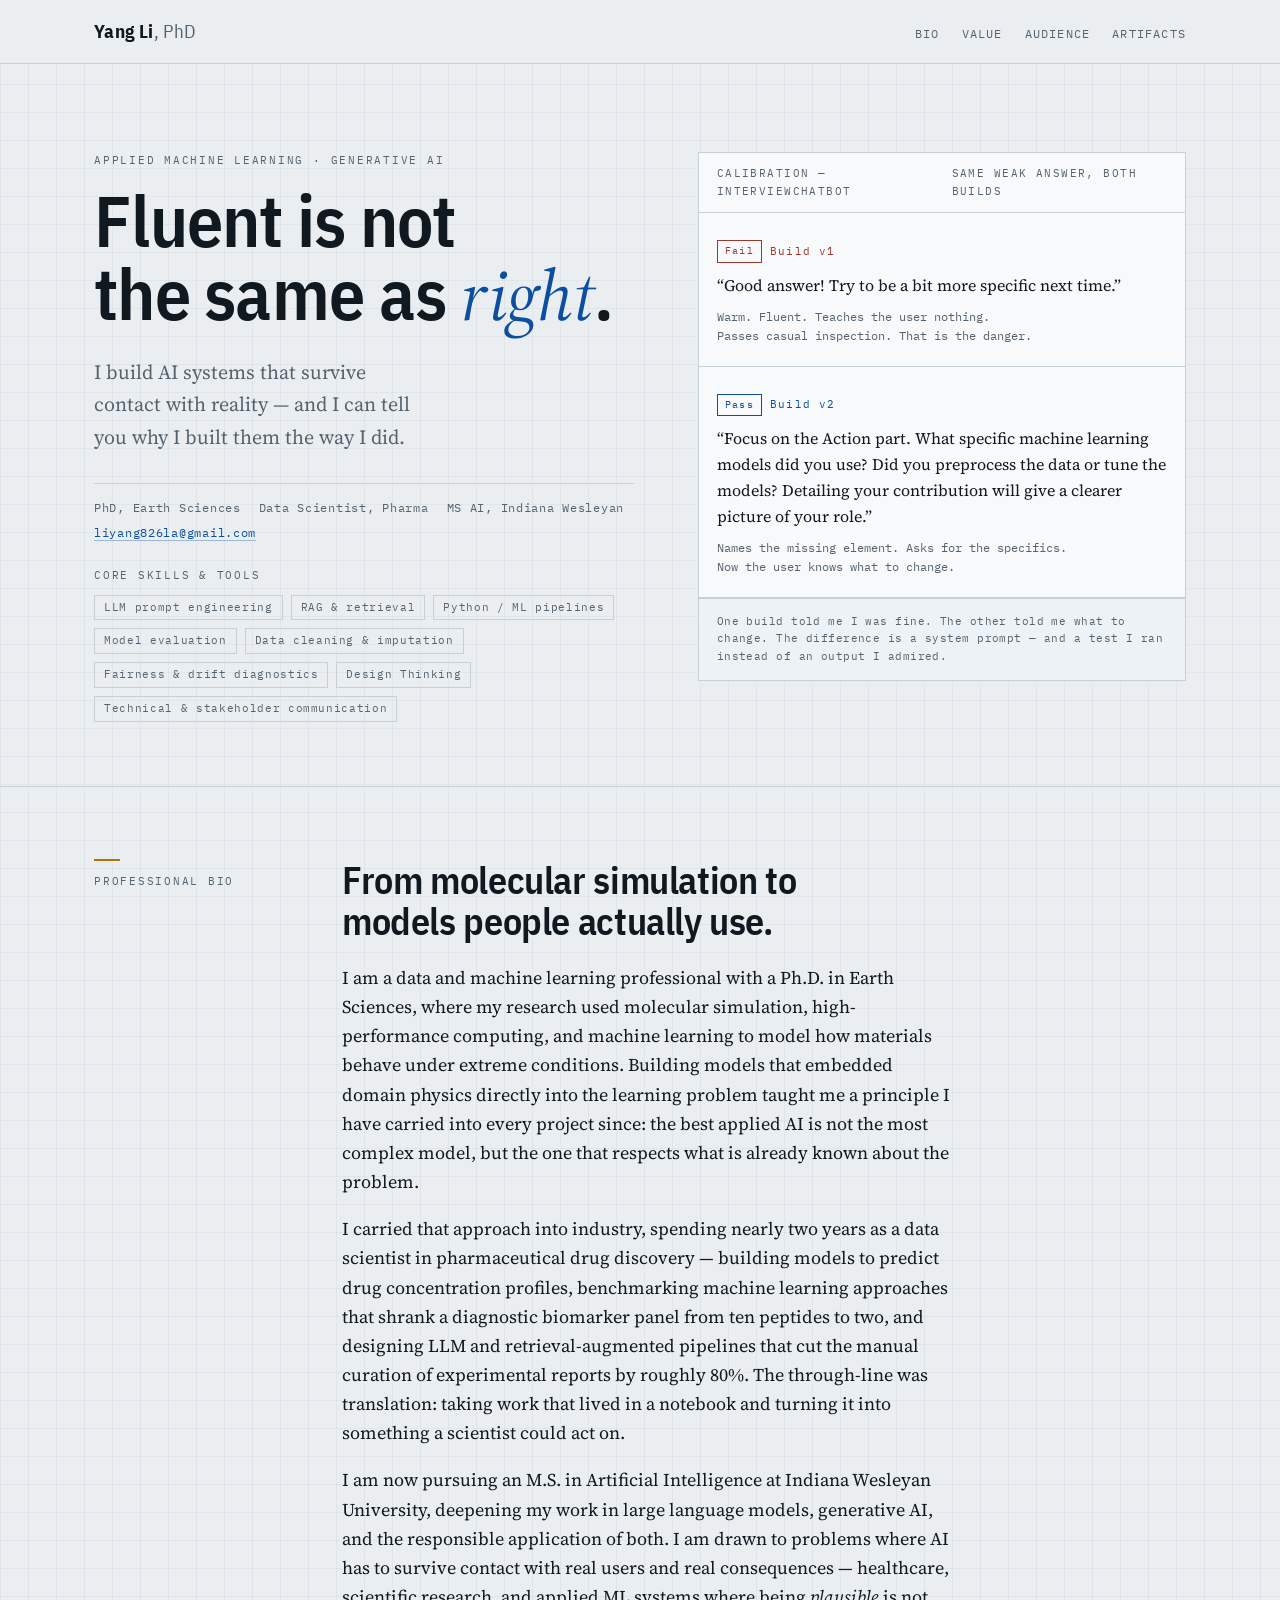
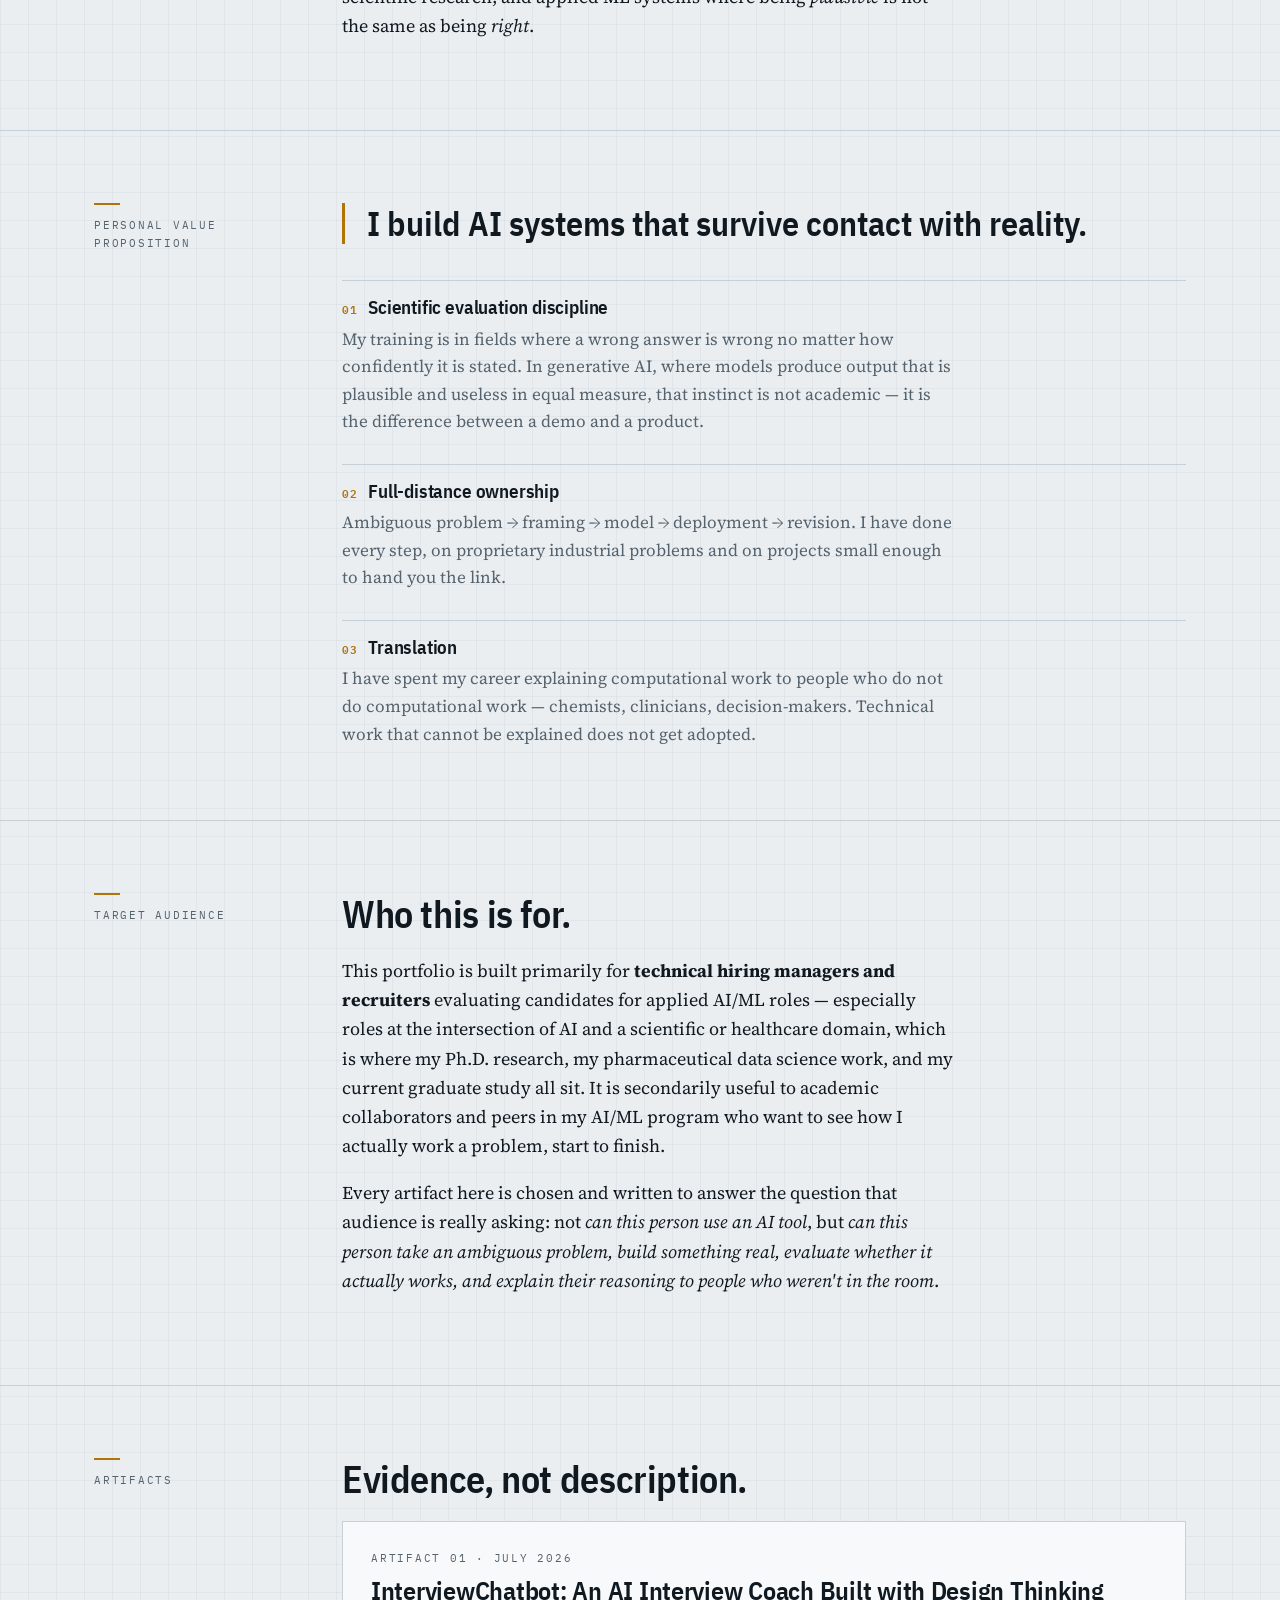
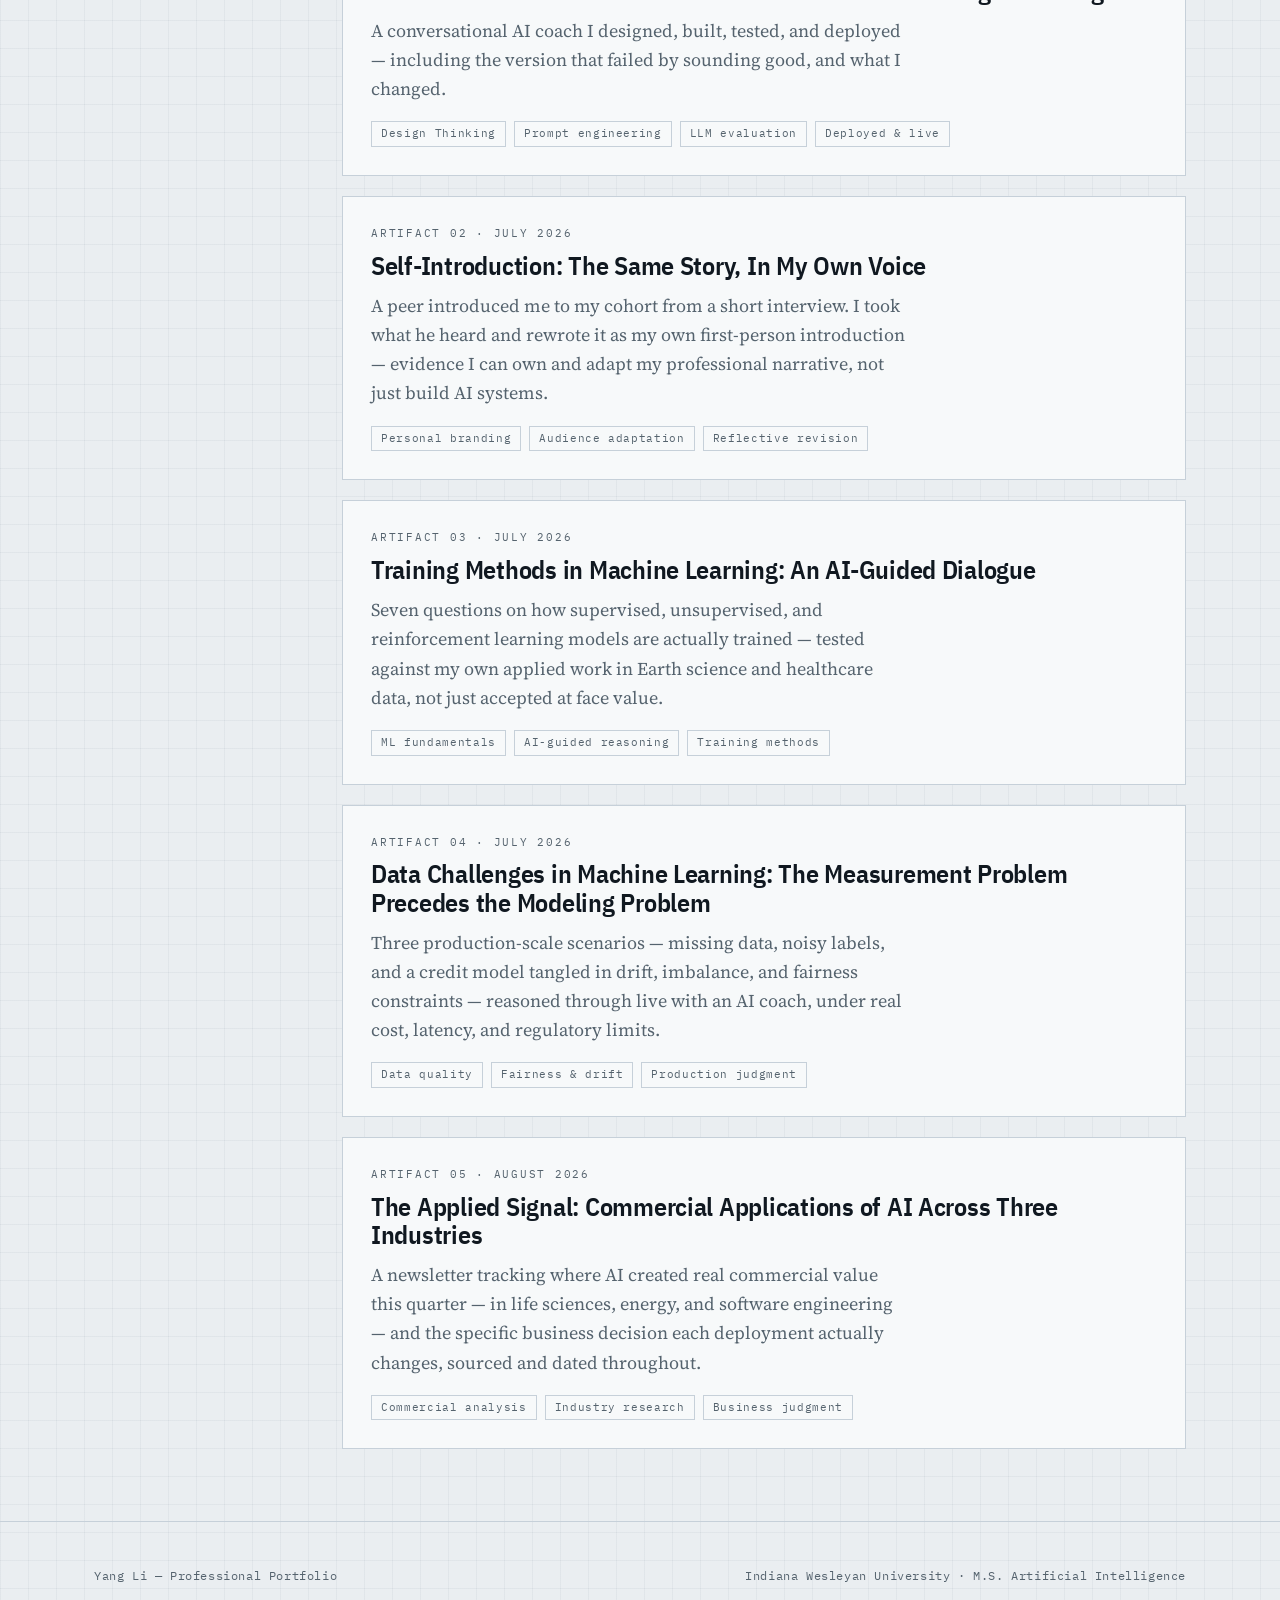
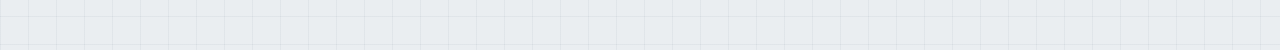
<file: index.html>
<!DOCTYPE html>
<html lang="en">
<head>
<meta charset="utf-8">
<meta name="viewport" content="width=device-width, initial-scale=1">
<title>Yang Li — Professional Portfolio</title>
<meta name="description" content="Portfolio of Yang Li, PhD — applied machine learning, generative AI, and the discipline of telling plausible output from correct output.">
<link rel="preconnect" href="https://fonts.googleapis.com">
<link rel="preconnect" href="https://fonts.gstatic.com" crossorigin>
<link href="https://fonts.googleapis.com/css2?family=IBM+Plex+Mono:wght@400;500&family=IBM+Plex+Sans+Condensed:wght@600;700&family=Source+Serif+4:ital,opsz,wght@0,8..60,400;0,8..60,600;1,8..60,400&display=swap" rel="stylesheet">
<link rel="stylesheet" href="assets/style.css">
</head>
<body>

<header class="masthead">
  <div class="wrap">
    <a class="brand" href="index.html">Yang Li<span>, PhD</span></a>
    <nav class="nav">
      <a href="#bio">Bio</a>
      <a href="#value">Value</a>
      <a href="#audience">Audience</a>
      <a href="#artifacts">Artifacts</a>
    </nav>
  </div>
</header>

<main>

  <!-- ============ HERO ============ -->
  <section class="hero">
    <div class="wrap hero-grid">
      <div>
        <p class="eyebrow">Applied machine learning &middot; Generative AI</p>
        <h1>Fluent is not<br>the same as <em>right</em>.</h1>
        <p class="hero-lede">I build AI systems that survive contact with reality — and I can tell you why I built them the way I did.</p>
        <div class="hero-meta">
          <span>PhD, Earth Sciences</span>
          <span>Data Scientist, Pharma</span>
          <span>MS AI, Indiana Wesleyan</span>
          <span><a href="mailto:liyang826la@gmail.com">liyang826la@gmail.com</a></span>
        </div>
        <p class="eyebrow" style="margin:24px 0 10px;">Core skills &amp; tools</p>
        <div class="tags">
          <span class="tag">LLM prompt engineering</span>
          <span class="tag">RAG &amp; retrieval</span>
          <span class="tag">Python / ML pipelines</span>
          <span class="tag">Model evaluation</span>
          <span class="tag">Data cleaning &amp; imputation</span>
          <span class="tag">Fairness &amp; drift diagnostics</span>
          <span class="tag">Design Thinking</span>
          <span class="tag">Technical &amp; stakeholder communication</span>
        </div>
      </div>

      <!-- SIGNATURE ELEMENT: the calibration specimen -->
      <div class="specimen rise">
        <div class="specimen-head">
          <span>Calibration &mdash; InterviewChatbot</span>
          <span>Same weak answer, both builds</span>
        </div>

        <div class="trial trial--fail">
          <div class="trial-tag"><span class="stamp">Fail</span> Build v1</div>
          <p class="quote">&ldquo;Good answer! Try to be a bit more specific next time.&rdquo;</p>
          <p class="verdict">Warm. Fluent. Teaches the user nothing.<br>Passes casual inspection. That is the danger.</p>
        </div>

        <div class="trial trial--pass">
          <div class="trial-tag"><span class="stamp">Pass</span> Build v2</div>
          <p class="quote">&ldquo;Focus on the Action part. What specific machine learning models did you use? Did you preprocess the data or tune the models? Detailing your contribution will give a clearer picture of your role.&rdquo;</p>
          <p class="verdict">Names the missing element. Asks for the specifics.<br>Now the user knows what to change.</p>
        </div>

        <div class="specimen-foot">One build told me I was fine. The other told me what to change. The difference is a system prompt &mdash; and a test I ran instead of an output I admired.</div>
      </div>
    </div>
  </section>

  <!-- ============ BIO ============ -->
  <section class="section" id="bio">
    <div class="wrap section-grid">
      <div class="section-label">Professional bio</div>
      <div>
        <h2>From molecular simulation to models people actually use.</h2>
        <p>I am a data and machine learning professional with a Ph.D. in Earth Sciences, where my research used molecular simulation, high-performance computing, and machine learning to model how materials behave under extreme conditions. Building models that embedded domain physics directly into the learning problem taught me a principle I have carried into every project since: the best applied AI is not the most complex model, but the one that respects what is already known about the problem.</p>
        <p>I carried that approach into industry, spending nearly two years as a data scientist in pharmaceutical drug discovery — building models to predict drug concentration profiles, benchmarking machine learning approaches that shrank a diagnostic biomarker panel from ten peptides to two, and designing LLM and retrieval-augmented pipelines that cut the manual curation of experimental reports by roughly 80%. The through-line was translation: taking work that lived in a notebook and turning it into something a scientist could act on.</p>
        <p>I am now pursuing an M.S. in Artificial Intelligence at Indiana Wesleyan University, deepening my work in large language models, generative AI, and the responsible application of both. I am drawn to problems where AI has to survive contact with real users and real consequences — healthcare, scientific research, and applied ML systems where being <em>plausible</em> is not the same as being <em>right</em>.</p>
      </div>
    </div>
  </section>

  <!-- ============ VALUE PROPOSITION ============ -->
  <section class="section" id="value">
    <div class="wrap section-grid">
      <div class="section-label">Personal value proposition</div>
      <div>
        <p class="claim">I build AI systems that survive contact with reality.</p>
        <div class="pillars">
          <div class="pillar">
            <h3><span class="n">01</span> Scientific evaluation discipline</h3>
            <p>My training is in fields where a wrong answer is wrong no matter how confidently it is stated. In generative AI, where models produce output that is plausible and useless in equal measure, that instinct is not academic — it is the difference between a demo and a product.</p>
          </div>
          <div class="pillar">
            <h3><span class="n">02</span> Full-distance ownership</h3>
            <p>Ambiguous problem → framing → model → deployment → revision. I have done every step, on proprietary industrial problems and on projects small enough to hand you the link.</p>
          </div>
          <div class="pillar">
            <h3><span class="n">03</span> Translation</h3>
            <p>I have spent my career explaining computational work to people who do not do computational work — chemists, clinicians, decision-makers. Technical work that cannot be explained does not get adopted.</p>
          </div>
        </div>
      </div>
    </div>
  </section>

  <!-- ============ TARGET AUDIENCE ============ -->
  <section class="section" id="audience">
    <div class="wrap section-grid">
      <div class="section-label">Target audience</div>
      <div>
        <h2>Who this is for.</h2>
        <p>This portfolio is built primarily for <strong>technical hiring managers and recruiters</strong> evaluating candidates for applied AI/ML roles &mdash; especially roles at the intersection of AI and a scientific or healthcare domain, which is where my Ph.D. research, my pharmaceutical data science work, and my current graduate study all sit. It is secondarily useful to academic collaborators and peers in my AI/ML program who want to see how I actually work a problem, start to finish.</p>
        <p>Every artifact here is chosen and written to answer the question that audience is really asking: not <em>can this person use an AI tool</em>, but <em>can this person take an ambiguous problem, build something real, evaluate whether it actually works, and explain their reasoning to people who weren't in the room</em>.</p>
      </div>
    </div>
  </section>

  <!-- ============ ARTIFACTS ============ -->
  <section class="section" id="artifacts">
    <div class="wrap section-grid">
      <div class="section-label">Artifacts</div>
      <div>
        <h2>Evidence, not description.</h2>
        <a class="artifact-card" href="artifacts/interviewchatbot.html">
          <p class="eyebrow" style="margin-bottom:0;">Artifact 01 &middot; July 2026</p>
          <h3>InterviewChatbot: An AI Interview Coach Built with Design Thinking</h3>
          <p>A conversational AI coach I designed, built, tested, and deployed — including the version that failed by sounding good, and what I changed.</p>
          <div class="tags">
            <span class="tag">Design Thinking</span>
            <span class="tag">Prompt engineering</span>
            <span class="tag">LLM evaluation</span>
            <span class="tag">Deployed &amp; live</span>
          </div>
        </a>
        <a class="artifact-card" href="artifacts/introduction.html" style="margin-top:20px;">
          <p class="eyebrow" style="margin-bottom:0;">Artifact 02 &middot; July 2026</p>
          <h3>Self-Introduction: The Same Story, In My Own Voice</h3>
          <p>A peer introduced me to my cohort from a short interview. I took what he heard and rewrote it as my own first-person introduction — evidence I can own and adapt my professional narrative, not just build AI systems.</p>
          <div class="tags">
            <span class="tag">Personal branding</span>
            <span class="tag">Audience adaptation</span>
            <span class="tag">Reflective revision</span>
          </div>
        </a>
        <a class="artifact-card" href="artifacts/training-methods.html" style="margin-top:20px;">
          <p class="eyebrow" style="margin-bottom:0;">Artifact 03 &middot; July 2026</p>
          <h3>Training Methods in Machine Learning: An AI-Guided Dialogue</h3>
          <p>Seven questions on how supervised, unsupervised, and reinforcement learning models are actually trained — tested against my own applied work in Earth science and healthcare data, not just accepted at face value.</p>
          <div class="tags">
            <span class="tag">ML fundamentals</span>
            <span class="tag">AI-guided reasoning</span>
            <span class="tag">Training methods</span>
          </div>
        </a>
        <a class="artifact-card" href="artifacts/data-challenges.html" style="margin-top:20px;">
          <p class="eyebrow" style="margin-bottom:0;">Artifact 04 &middot; July 2026</p>
          <h3>Data Challenges in Machine Learning: The Measurement Problem Precedes the Modeling Problem</h3>
          <p>Three production-scale scenarios — missing data, noisy labels, and a credit model tangled in drift, imbalance, and fairness constraints — reasoned through live with an AI coach, under real cost, latency, and regulatory limits.</p>
          <div class="tags">
            <span class="tag">Data quality</span>
            <span class="tag">Fairness &amp; drift</span>
            <span class="tag">Production judgment</span>
          </div>
        </a>
        <a class="artifact-card" href="artifacts/commercial-ai.html" style="margin-top:20px;">
          <p class="eyebrow" style="margin-bottom:0;">Artifact 05 &middot; August 2026</p>
          <h3>The Applied Signal: Commercial Applications of AI Across Three Industries</h3>
          <p>A newsletter tracking where AI created real commercial value this quarter — in life sciences, energy, and software engineering — and the specific business decision each deployment actually changes, sourced and dated throughout.</p>
          <div class="tags">
            <span class="tag">Commercial analysis</span>
            <span class="tag">Industry research</span>
            <span class="tag">Business judgment</span>
          </div>
        </a>
      </div>
    </div>
  </section>

</main>

<footer class="foot">
  <div class="wrap" style="display:flex;justify-content:space-between;gap:16px;flex-wrap:wrap;width:100%;">
    <span>Yang Li &mdash; Professional Portfolio</span>
    <span>Indiana Wesleyan University &middot; M.S. Artificial Intelligence</span>
  </div>
</footer>

<script>
  const reduced = window.matchMedia('(prefers-reduced-motion: reduce)').matches;
  const risers = document.querySelectorAll('.rise');
  if (reduced) {
    risers.forEach(el => el.classList.add('in'));
  } else {
    const io = new IntersectionObserver((entries) => {
      entries.forEach(e => { if (e.isIntersecting) { e.target.classList.add('in'); io.unobserve(e.target); } });
    }, { threshold: 0.15 });
    risers.forEach(el => io.observe(el));
  }
</script>

</body>
</html>
</file>
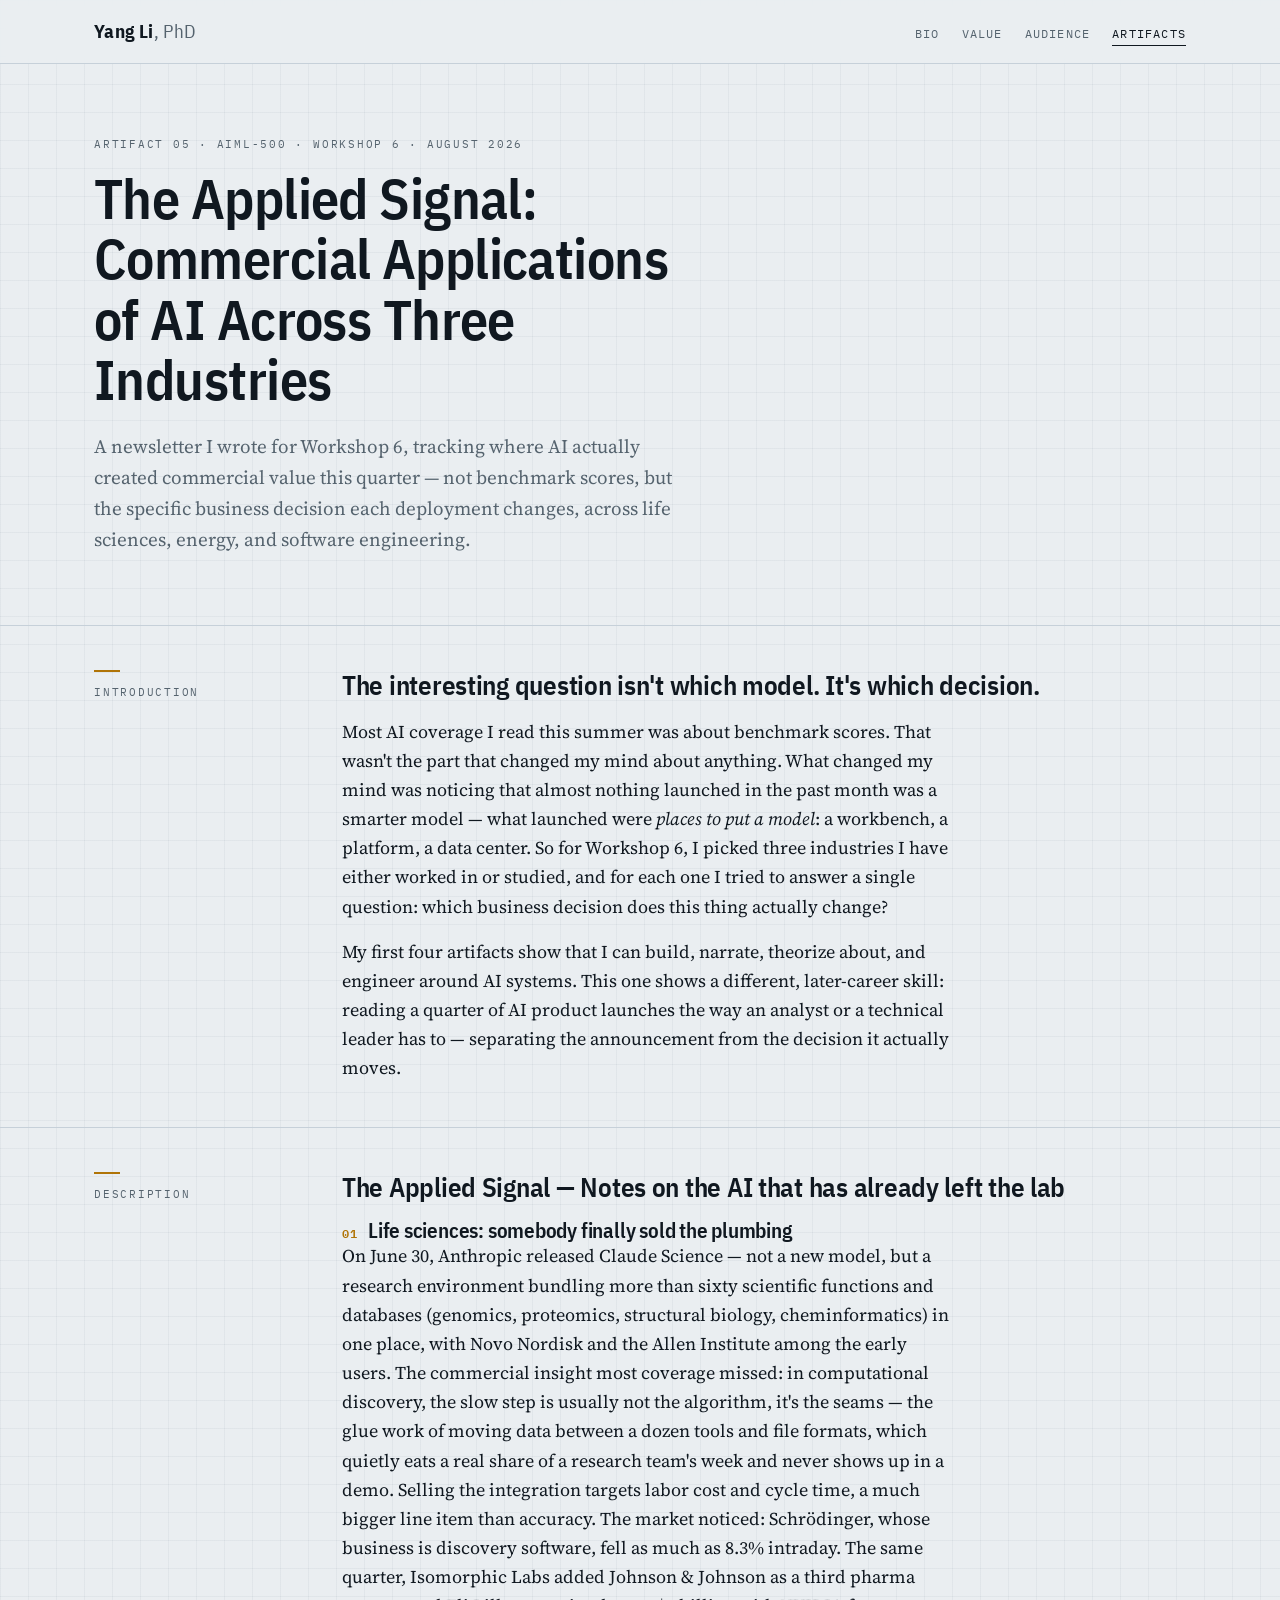
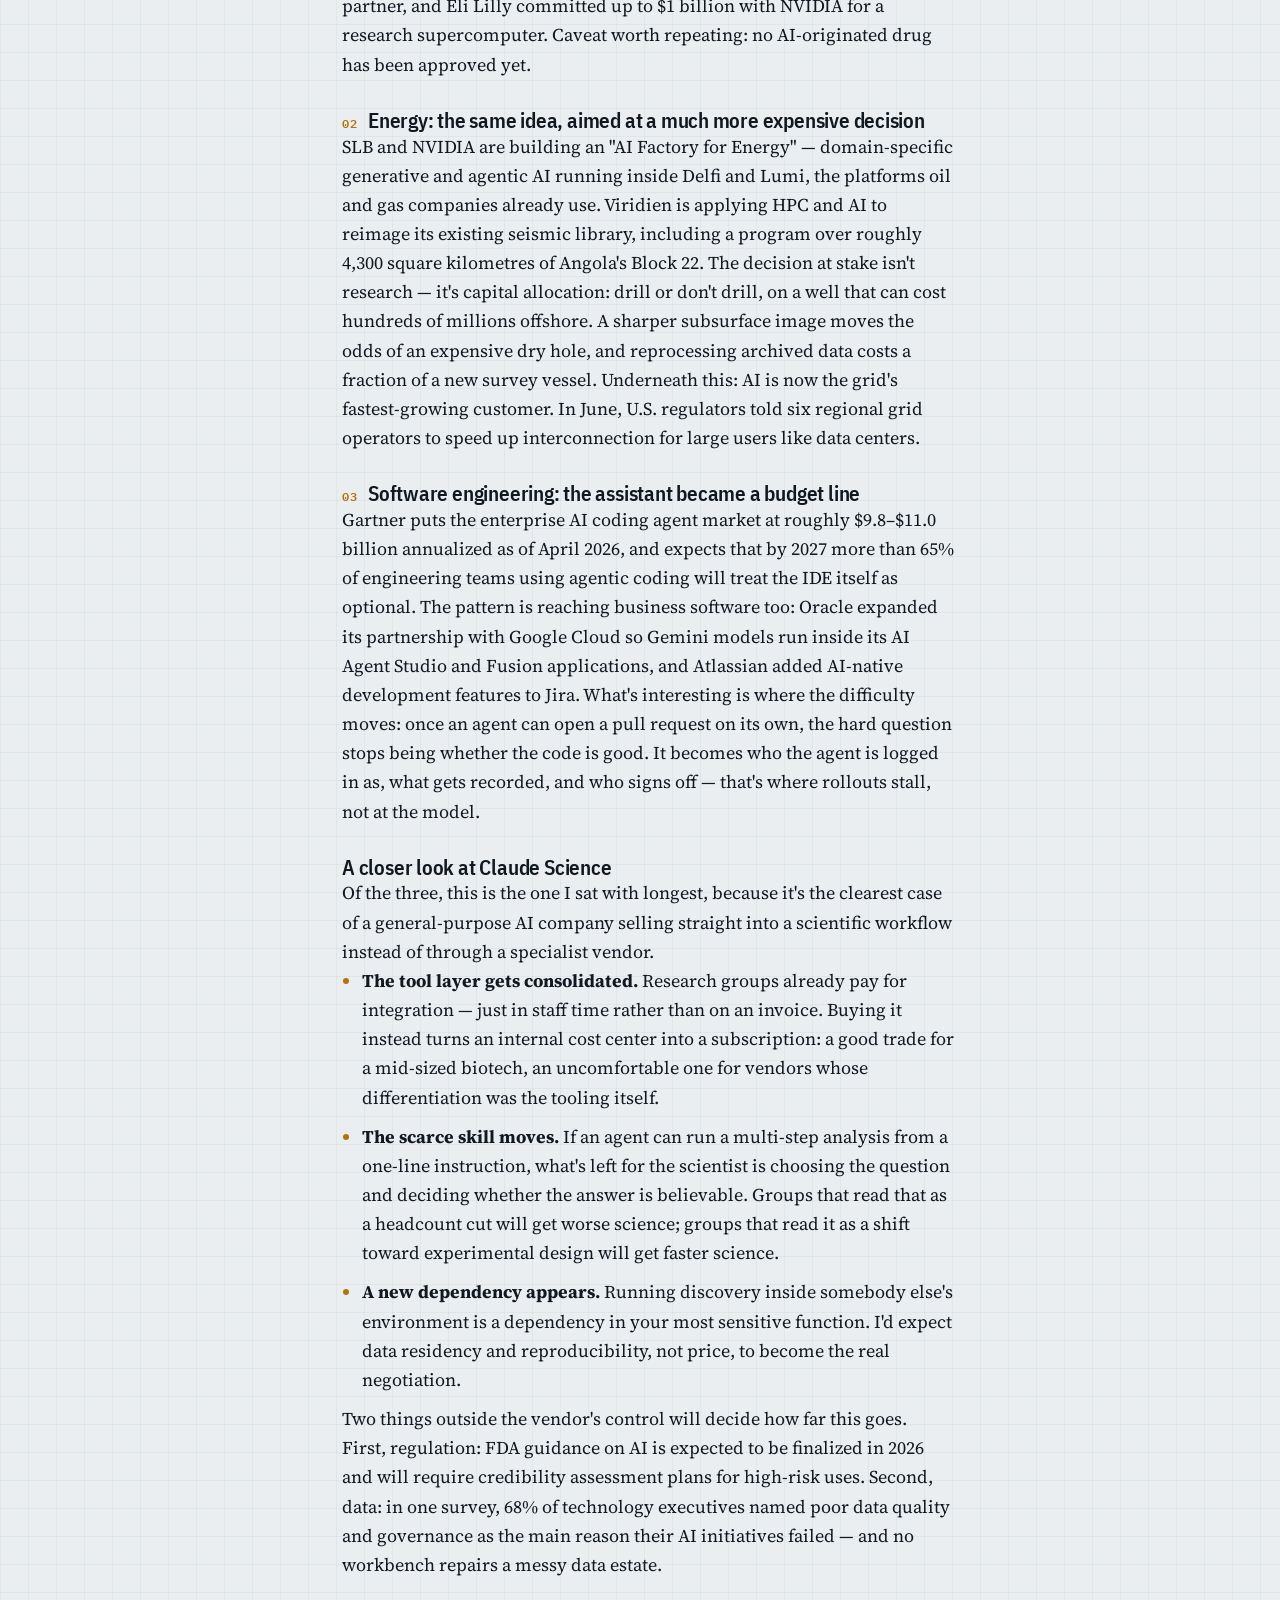
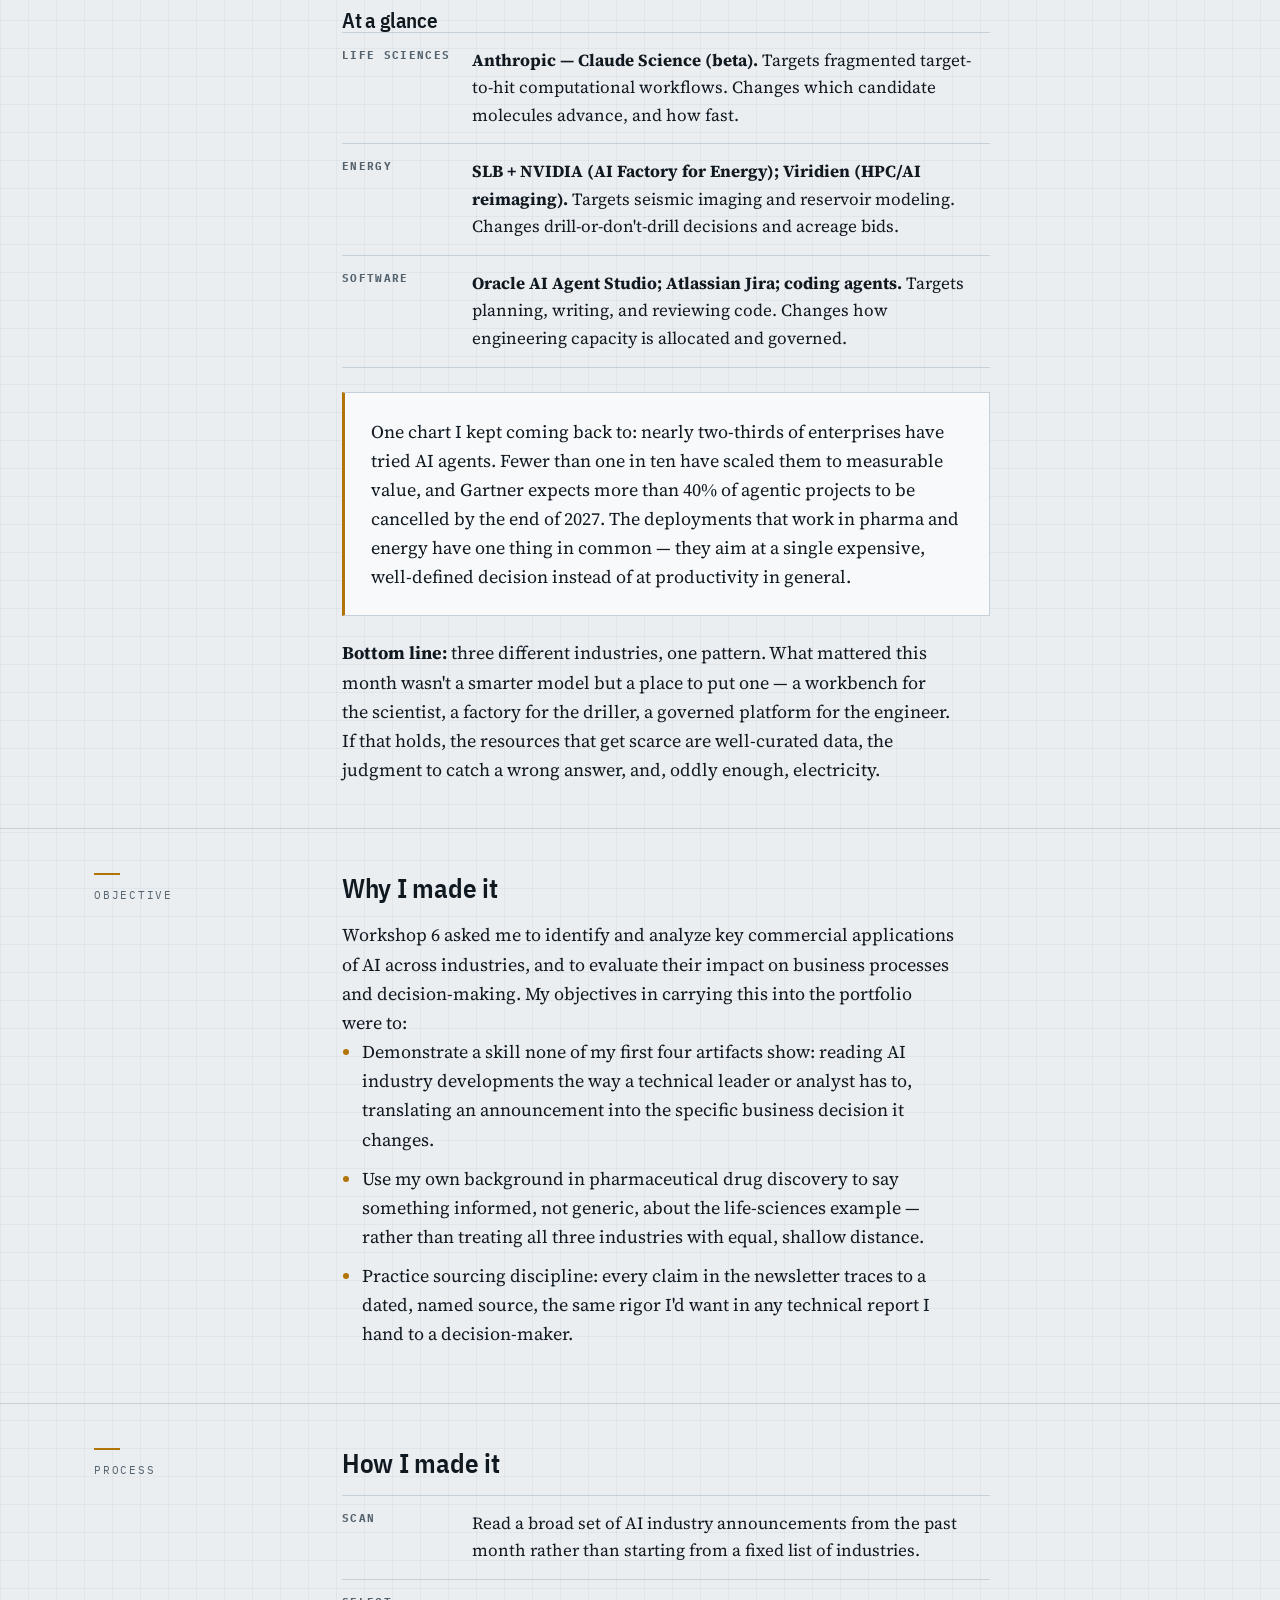
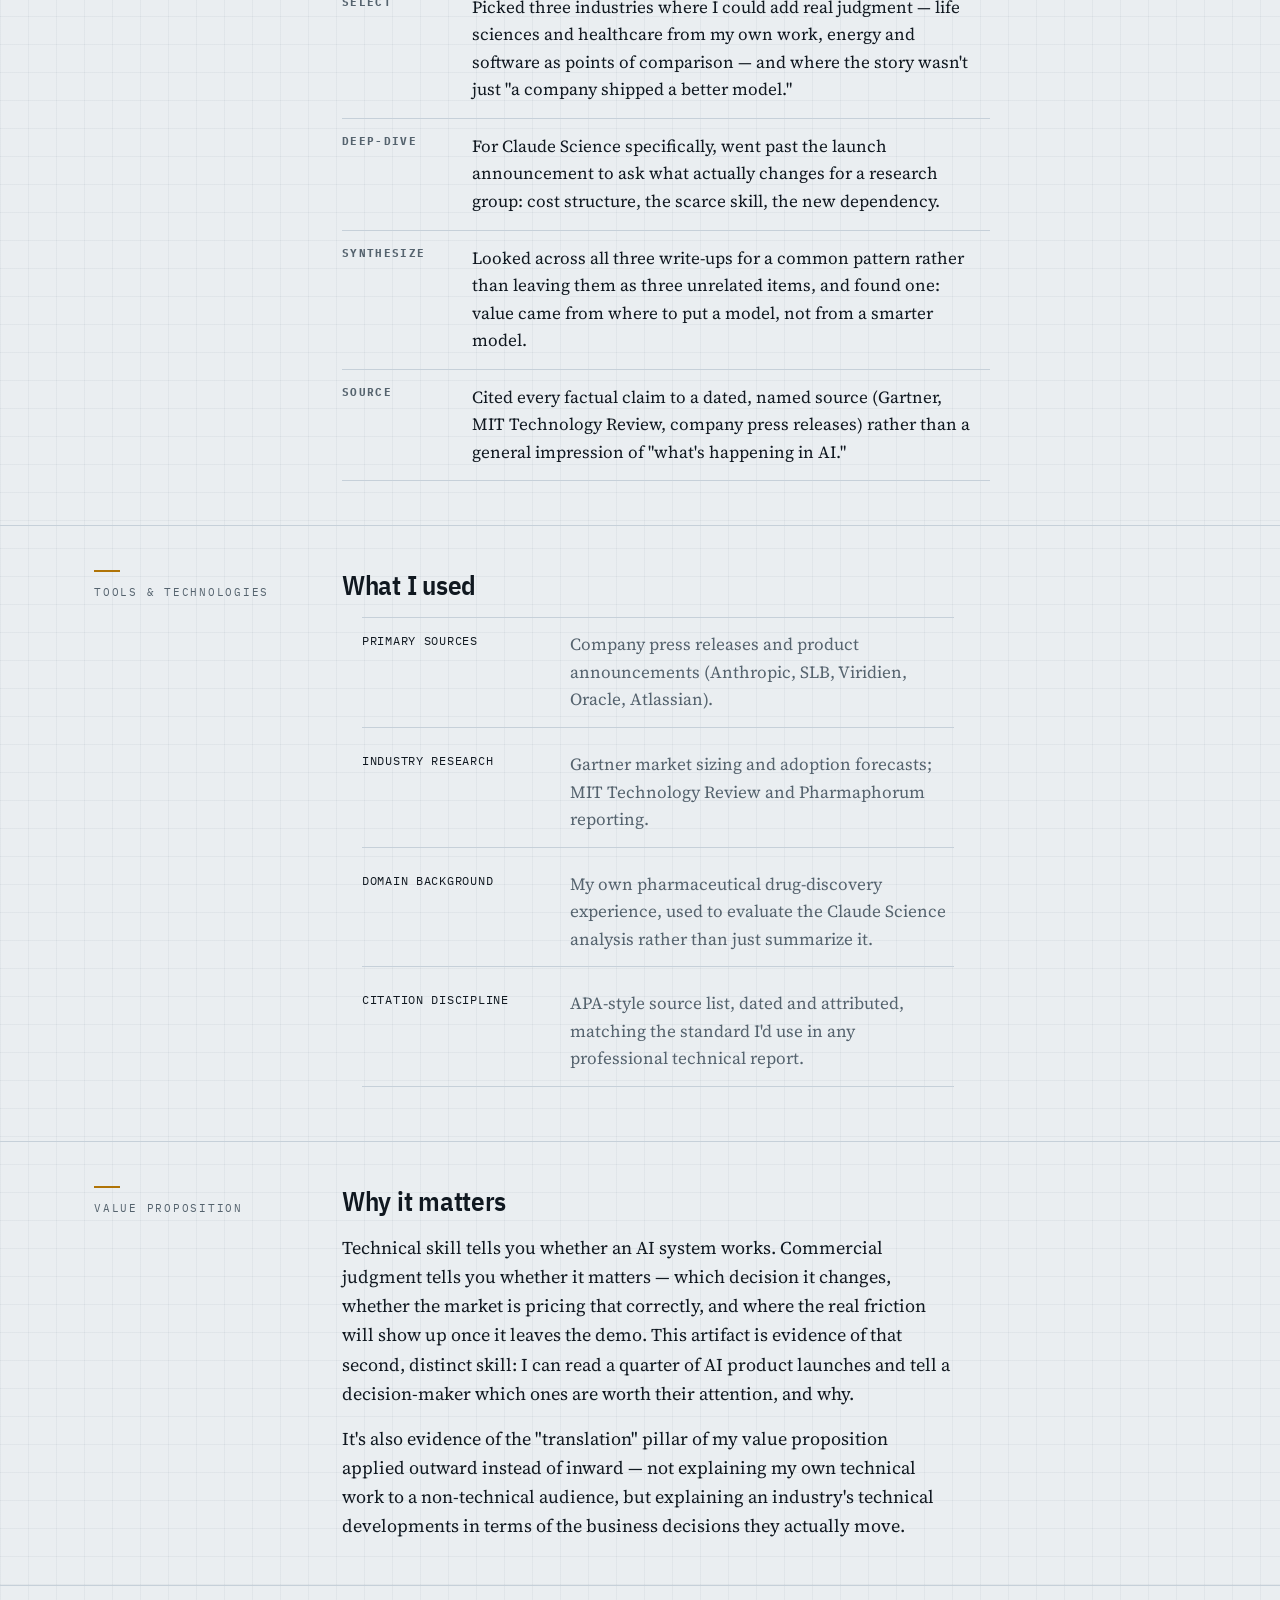
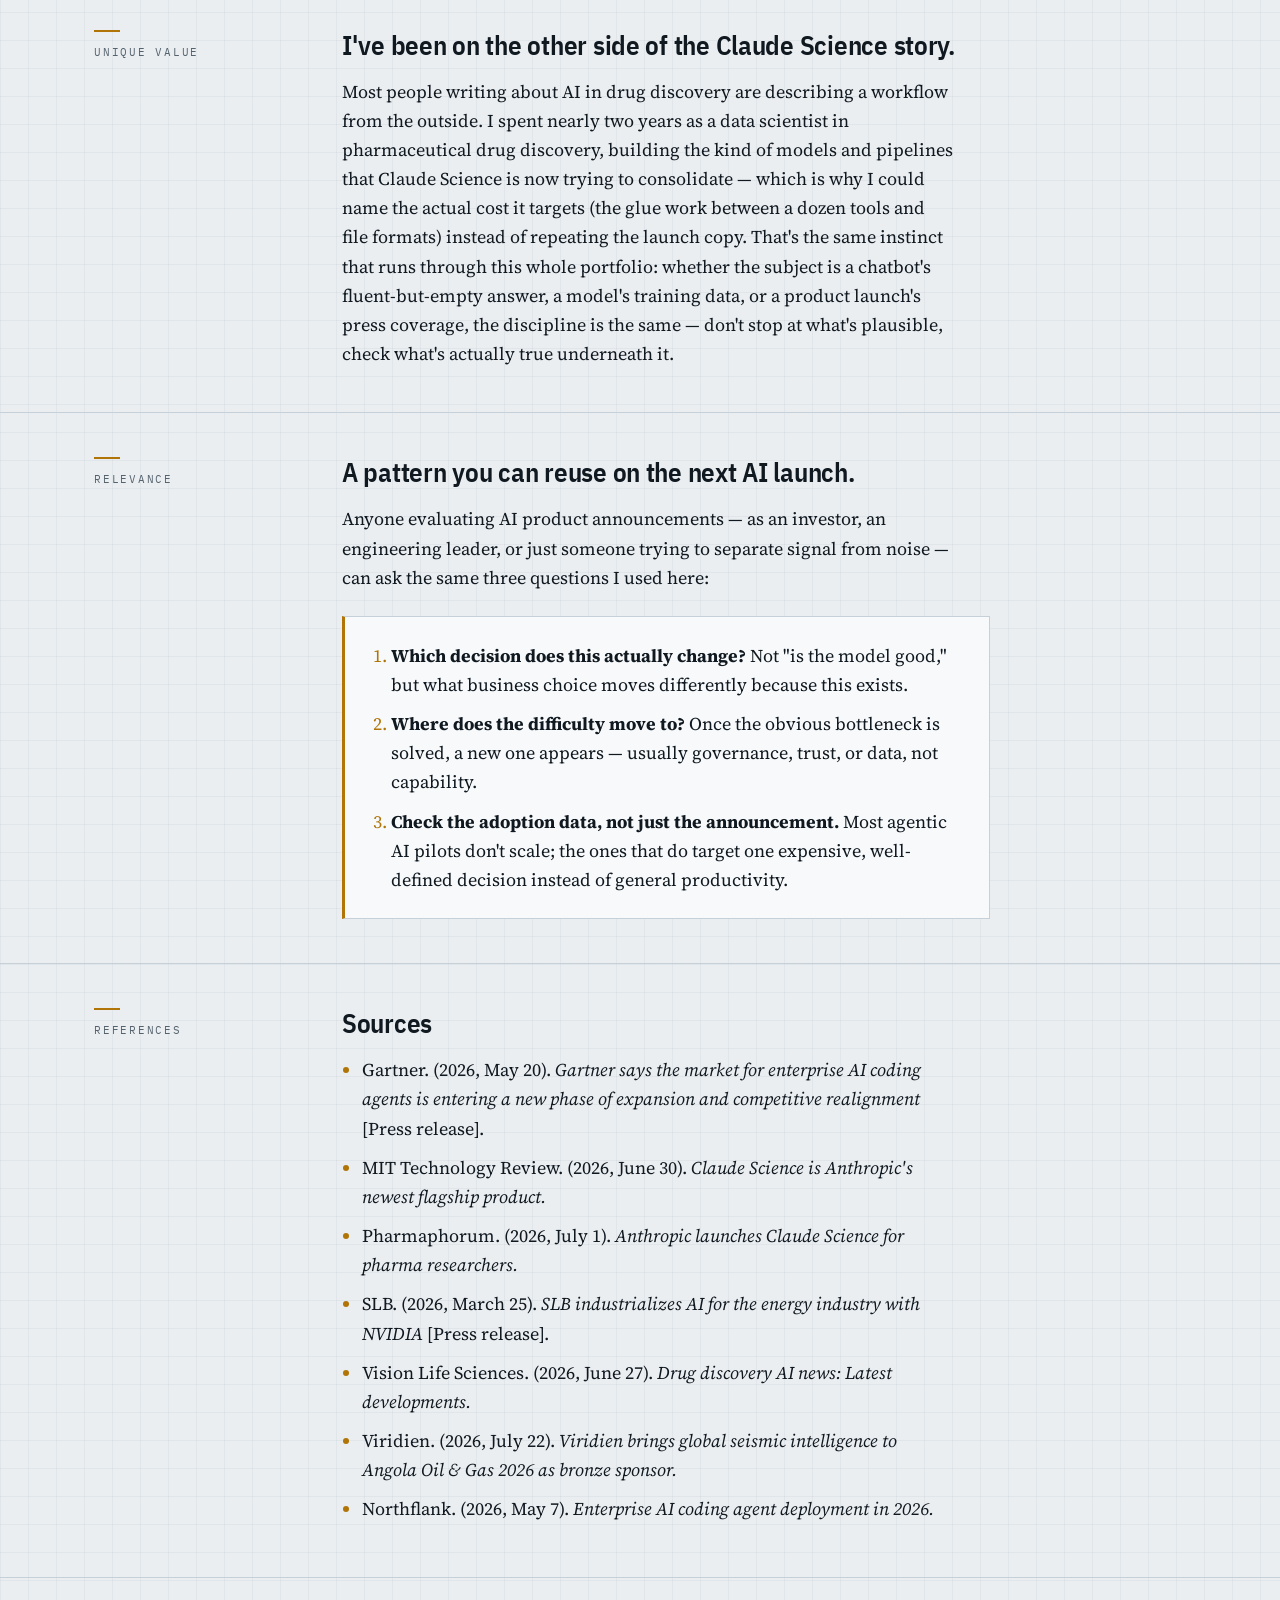
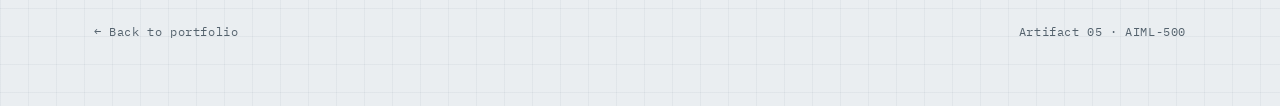
<file: artifacts/commercial-ai.html>
<!DOCTYPE html>
<html lang="en">
<head>
<meta charset="utf-8">
<meta name="viewport" content="width=device-width, initial-scale=1">
<title>The Applied Signal — Artifact 05 — Yang Li</title>
<meta name="description" content="A newsletter tracking commercial AI deployments across life sciences, energy, and software engineering — and the specific business decision each one changes. Artifact 05 of Yang Li's professional portfolio.">
<link rel="preconnect" href="https://fonts.googleapis.com">
<link rel="preconnect" href="https://fonts.gstatic.com" crossorigin>
<link href="https://fonts.googleapis.com/css2?family=IBM+Plex+Mono:wght@400;500&family=IBM+Plex+Sans+Condensed:wght@600;700&family=Source+Serif+4:ital,opsz,wght@0,8..60,400;0,8..60,600;1,8..60,400&display=swap" rel="stylesheet">
<link rel="stylesheet" href="../assets/style.css">
</head>
<body>

<header class="masthead">
  <div class="wrap">
    <a class="brand" href="../index.html">Yang Li<span>, PhD</span></a>
    <nav class="nav">
      <a href="../index.html#bio">Bio</a>
      <a href="../index.html#value">Value</a>
      <a href="../index.html#audience">Audience</a>
      <a href="../index.html#artifacts" aria-current="page">Artifacts</a>
    </nav>
  </div>
</header>

<main>

  <!-- ===== TITLE ===== -->
  <section class="doc-head">
    <div class="wrap">
      <p class="eyebrow">Artifact 05 &middot; AIML-500 &middot; Workshop 6 &middot; August 2026</p>
      <h1>The Applied Signal: Commercial Applications of AI Across Three Industries</h1>
      <p class="hero-lede">A newsletter I wrote for Workshop 6, tracking where AI actually created commercial value this quarter &mdash; not benchmark scores, but the specific business decision each deployment changes, across life sciences, energy, and software engineering.</p>
    </div>
  </section>

  <!-- ===== INTRODUCTION ===== -->
  <section class="field">
    <div class="wrap field-grid">
      <div class="section-label">Introduction</div>
      <div>
        <h2>The interesting question isn't which model. It's which decision.</h2>
        <p>Most AI coverage I read this summer was about benchmark scores. That wasn't the part that changed my mind about anything. What changed my mind was noticing that almost nothing launched in the past month was a smarter model &mdash; what launched were <em>places to put a model</em>: a workbench, a platform, a data center. So for Workshop 6, I picked three industries I have either worked in or studied, and for each one I tried to answer a single question: which business decision does this thing actually change?</p>
        <p>My first four artifacts show that I can build, narrate, theorize about, and engineer around AI systems. This one shows a different, later-career skill: reading a quarter of AI product launches the way an analyst or a technical leader has to &mdash; separating the announcement from the decision it actually moves.</p>
      </div>
    </div>
  </section>

  <!-- ===== DESCRIPTION ===== -->
  <section class="field">
    <div class="wrap field-grid">
      <div class="section-label">Description</div>
      <div>
        <h2>The Applied Signal &mdash; Notes on the AI that has already left the lab</h2>

        <h3><span style="color:var(--amber); font-family:var(--mono); font-size:12px; letter-spacing:.08em; margin-right:10px;">01</span>Life sciences: somebody finally sold the plumbing</h3>
        <p>On June 30, Anthropic released Claude Science &mdash; not a new model, but a research environment bundling more than sixty scientific functions and databases (genomics, proteomics, structural biology, cheminformatics) in one place, with Novo Nordisk and the Allen Institute among the early users. The commercial insight most coverage missed: in computational discovery, the slow step is usually not the algorithm, it's the seams &mdash; the glue work of moving data between a dozen tools and file formats, which quietly eats a real share of a research team's week and never shows up in a demo. Selling the integration targets labor cost and cycle time, a much bigger line item than accuracy. The market noticed: Schr&ouml;dinger, whose business is discovery software, fell as much as 8.3% intraday. The same quarter, Isomorphic Labs added Johnson &amp; Johnson as a third pharma partner, and Eli Lilly committed up to $1 billion with NVIDIA for a research supercomputer. Caveat worth repeating: no AI-originated drug has been approved yet.</p>

        <h3 style="margin-top:30px;"><span style="color:var(--amber); font-family:var(--mono); font-size:12px; letter-spacing:.08em; margin-right:10px;">02</span>Energy: the same idea, aimed at a much more expensive decision</h3>
        <p>SLB and NVIDIA are building an "AI Factory for Energy" &mdash; domain-specific generative and agentic AI running inside Delfi and Lumi, the platforms oil and gas companies already use. Viridien is applying HPC and AI to reimage its existing seismic library, including a program over roughly 4,300 square kilometres of Angola's Block 22. The decision at stake isn't research &mdash; it's capital allocation: drill or don't drill, on a well that can cost hundreds of millions offshore. A sharper subsurface image moves the odds of an expensive dry hole, and reprocessing archived data costs a fraction of a new survey vessel. Underneath this: AI is now the grid's fastest-growing customer. In June, U.S. regulators told six regional grid operators to speed up interconnection for large users like data centers.</p>

        <h3 style="margin-top:30px;"><span style="color:var(--amber); font-family:var(--mono); font-size:12px; letter-spacing:.08em; margin-right:10px;">03</span>Software engineering: the assistant became a budget line</h3>
        <p>Gartner puts the enterprise AI coding agent market at roughly $9.8&ndash;$11.0 billion annualized as of April 2026, and expects that by 2027 more than 65% of engineering teams using agentic coding will treat the IDE itself as optional. The pattern is reaching business software too: Oracle expanded its partnership with Google Cloud so Gemini models run inside its AI Agent Studio and Fusion applications, and Atlassian added AI-native development features to Jira. What's interesting is where the difficulty moves: once an agent can open a pull request on its own, the hard question stops being whether the code is good. It becomes who the agent is logged in as, what gets recorded, and who signs off &mdash; that's where rollouts stall, not at the model.</p>

        <h3 style="margin-top:30px;">A closer look at Claude Science</h3>
        <p>Of the three, this is the one I sat with longest, because it's the clearest case of a general-purpose AI company selling straight into a scientific workflow instead of through a specialist vendor.</p>
        <ul>
          <li><strong>The tool layer gets consolidated.</strong> Research groups already pay for integration &mdash; just in staff time rather than on an invoice. Buying it instead turns an internal cost center into a subscription: a good trade for a mid-sized biotech, an uncomfortable one for vendors whose differentiation was the tooling itself.</li>
          <li><strong>The scarce skill moves.</strong> If an agent can run a multi-step analysis from a one-line instruction, what's left for the scientist is choosing the question and deciding whether the answer is believable. Groups that read that as a headcount cut will get worse science; groups that read it as a shift toward experimental design will get faster science.</li>
          <li><strong>A new dependency appears.</strong> Running discovery inside somebody else's environment is a dependency in your most sensitive function. I'd expect data residency and reproducibility, not price, to become the real negotiation.</li>
        </ul>
        <p>Two things outside the vendor's control will decide how far this goes. First, regulation: FDA guidance on AI is expected to be finalized in 2026 and will require credibility assessment plans for high-risk uses. Second, data: in one survey, 68% of technology executives named poor data quality and governance as the main reason their AI initiatives failed &mdash; and no workbench repairs a messy data estate.</p>

        <h3 style="margin-top:30px;">At a glance</h3>
        <table class="process">
          <tr>
            <th>Life sciences</th>
            <td><strong>Anthropic &mdash; Claude Science (beta).</strong> Targets fragmented target-to-hit computational workflows. Changes which candidate molecules advance, and how fast.</td>
          </tr>
          <tr>
            <th>Energy</th>
            <td><strong>SLB + NVIDIA (AI Factory for Energy); Viridien (HPC/AI reimaging).</strong> Targets seismic imaging and reservoir modeling. Changes drill-or-don't-drill decisions and acreage bids.</td>
          </tr>
          <tr>
            <th>Software</th>
            <td><strong>Oracle AI Agent Studio; Atlassian Jira; coding agents.</strong> Targets planning, writing, and reviewing code. Changes how engineering capacity is allocated and governed.</td>
          </tr>
        </table>

        <div class="takeaway" style="margin-top:24px;">
          <p style="margin:0;">One chart I kept coming back to: nearly two-thirds of enterprises have tried AI agents. Fewer than one in ten have scaled them to measurable value, and Gartner expects more than 40% of agentic projects to be cancelled by the end of 2027. The deployments that work in pharma and energy have one thing in common &mdash; they aim at a single expensive, well-defined decision instead of at productivity in general.</p>
        </div>

        <p style="margin-top:22px;"><strong>Bottom line:</strong> three different industries, one pattern. What mattered this month wasn't a smarter model but a place to put one &mdash; a workbench for the scientist, a factory for the driller, a governed platform for the engineer. If that holds, the resources that get scarce are well-curated data, the judgment to catch a wrong answer, and, oddly enough, electricity.</p>
      </div>
    </div>
  </section>

  <!-- ===== OBJECTIVE ===== -->
  <section class="field">
    <div class="wrap field-grid">
      <div class="section-label">Objective</div>
      <div>
        <h2>Why I made it</h2>
        <p>Workshop 6 asked me to identify and analyze key commercial applications of AI across industries, and to evaluate their impact on business processes and decision-making. My objectives in carrying this into the portfolio were to:</p>
        <ul>
          <li>Demonstrate a skill none of my first four artifacts show: reading AI industry developments the way a technical leader or analyst has to, translating an announcement into the specific business decision it changes.</li>
          <li>Use my own background in pharmaceutical drug discovery to say something informed, not generic, about the life-sciences example &mdash; rather than treating all three industries with equal, shallow distance.</li>
          <li>Practice sourcing discipline: every claim in the newsletter traces to a dated, named source, the same rigor I'd want in any technical report I hand to a decision-maker.</li>
        </ul>
      </div>
    </div>
  </section>

  <!-- ===== PROCESS ===== -->
  <section class="field">
    <div class="wrap field-grid">
      <div class="section-label">Process</div>
      <div>
        <h2>How I made it</h2>
        <table class="process">
          <tr>
            <th>Scan</th>
            <td>Read a broad set of AI industry announcements from the past month rather than starting from a fixed list of industries.</td>
          </tr>
          <tr>
            <th>Select</th>
            <td>Picked three industries where I could add real judgment &mdash; life sciences and healthcare from my own work, energy and software as points of comparison &mdash; and where the story wasn't just "a company shipped a better model."</td>
          </tr>
          <tr>
            <th>Deep-dive</th>
            <td>For Claude Science specifically, went past the launch announcement to ask what actually changes for a research group: cost structure, the scarce skill, the new dependency.</td>
          </tr>
          <tr>
            <th>Synthesize</th>
            <td>Looked across all three write-ups for a common pattern rather than leaving them as three unrelated items, and found one: value came from where to put a model, not from a smarter model.</td>
          </tr>
          <tr>
            <th>Source</th>
            <td>Cited every factual claim to a dated, named source (Gartner, MIT Technology Review, company press releases) rather than a general impression of "what's happening in AI."</td>
          </tr>
        </table>
      </div>
    </div>
  </section>

  <!-- ===== TOOLS ===== -->
  <section class="field">
    <div class="wrap field-grid">
      <div class="section-label">Tools &amp; technologies</div>
      <div>
        <h2>What I used</h2>
        <ul class="tool-list">
          <li><span class="t">Primary sources</span><span class="d">Company press releases and product announcements (Anthropic, SLB, Viridien, Oracle, Atlassian).</span></li>
          <li><span class="t">Industry research</span><span class="d">Gartner market sizing and adoption forecasts; MIT Technology Review and Pharmaphorum reporting.</span></li>
          <li><span class="t">Domain background</span><span class="d">My own pharmaceutical drug-discovery experience, used to evaluate the Claude Science analysis rather than just summarize it.</span></li>
          <li><span class="t">Citation discipline</span><span class="d">APA-style source list, dated and attributed, matching the standard I'd use in any professional technical report.</span></li>
        </ul>
      </div>
    </div>
  </section>

  <!-- ===== VALUE PROPOSITION ===== -->
  <section class="field">
    <div class="wrap field-grid">
      <div class="section-label">Value proposition</div>
      <div>
        <h2>Why it matters</h2>
        <p>Technical skill tells you whether an AI system works. Commercial judgment tells you whether it matters &mdash; which decision it changes, whether the market is pricing that correctly, and where the real friction will show up once it leaves the demo. This artifact is evidence of that second, distinct skill: I can read a quarter of AI product launches and tell a decision-maker which ones are worth their attention, and why.</p>
        <p>It's also evidence of the "translation" pillar of my value proposition applied outward instead of inward &mdash; not explaining my own technical work to a non-technical audience, but explaining an industry's technical developments in terms of the business decisions they actually move.</p>
      </div>
    </div>
  </section>

  <!-- ===== UNIQUE VALUE ===== -->
  <section class="field">
    <div class="wrap field-grid">
      <div class="section-label">Unique value</div>
      <div>
        <h2>I've been on the other side of the Claude Science story.</h2>
        <p>Most people writing about AI in drug discovery are describing a workflow from the outside. I spent nearly two years as a data scientist in pharmaceutical drug discovery, building the kind of models and pipelines that Claude Science is now trying to consolidate &mdash; which is why I could name the actual cost it targets (the glue work between a dozen tools and file formats) instead of repeating the launch copy. That's the same instinct that runs through this whole portfolio: whether the subject is a chatbot's fluent-but-empty answer, a model's training data, or a product launch's press coverage, the discipline is the same &mdash; don't stop at what's plausible, check what's actually true underneath it.</p>
      </div>
    </div>
  </section>

  <!-- ===== RELEVANCE ===== -->
  <section class="field">
    <div class="wrap field-grid">
      <div class="section-label">Relevance</div>
      <div>
        <h2>A pattern you can reuse on the next AI launch.</h2>
        <p>Anyone evaluating AI product announcements &mdash; as an investor, an engineering leader, or just someone trying to separate signal from noise &mdash; can ask the same three questions I used here:</p>
        <div class="takeaway">
          <ol>
            <li><strong>Which decision does this actually change?</strong> Not "is the model good," but what business choice moves differently because this exists.</li>
            <li><strong>Where does the difficulty move to?</strong> Once the obvious bottleneck is solved, a new one appears &mdash; usually governance, trust, or data, not capability.</li>
            <li><strong>Check the adoption data, not just the announcement.</strong> Most agentic AI pilots don't scale; the ones that do target one expensive, well-defined decision instead of general productivity.</li>
          </ol>
        </div>
      </div>
    </div>
  </section>

  <!-- ===== REFERENCES ===== -->
  <section class="field">
    <div class="wrap field-grid">
      <div class="section-label">References</div>
      <div>
        <h2>Sources</h2>
        <ul>
          <li>Gartner. (2026, May 20). <em>Gartner says the market for enterprise AI coding agents is entering a new phase of expansion and competitive realignment</em> [Press release].</li>
          <li>MIT Technology Review. (2026, June 30). <em>Claude Science is Anthropic's newest flagship product.</em></li>
          <li>Pharmaphorum. (2026, July 1). <em>Anthropic launches Claude Science for pharma researchers.</em></li>
          <li>SLB. (2026, March 25). <em>SLB industrializes AI for the energy industry with NVIDIA</em> [Press release].</li>
          <li>Vision Life Sciences. (2026, June 27). <em>Drug discovery AI news: Latest developments.</em></li>
          <li>Viridien. (2026, July 22). <em>Viridien brings global seismic intelligence to Angola Oil &amp; Gas 2026 as bronze sponsor.</em></li>
          <li>Northflank. (2026, May 7). <em>Enterprise AI coding agent deployment in 2026.</em></li>
        </ul>
      </div>
    </div>
  </section>

</main>

<footer class="foot">
  <div class="wrap" style="display:flex;justify-content:space-between;gap:16px;flex-wrap:wrap;width:100%;">
    <span><a href="../index.html" style="border:0;color:inherit;">&larr; Back to portfolio</a></span>
    <span>Artifact 05 &middot; AIML-500</span>
  </div>
</footer>

</body>
</html>
</file>
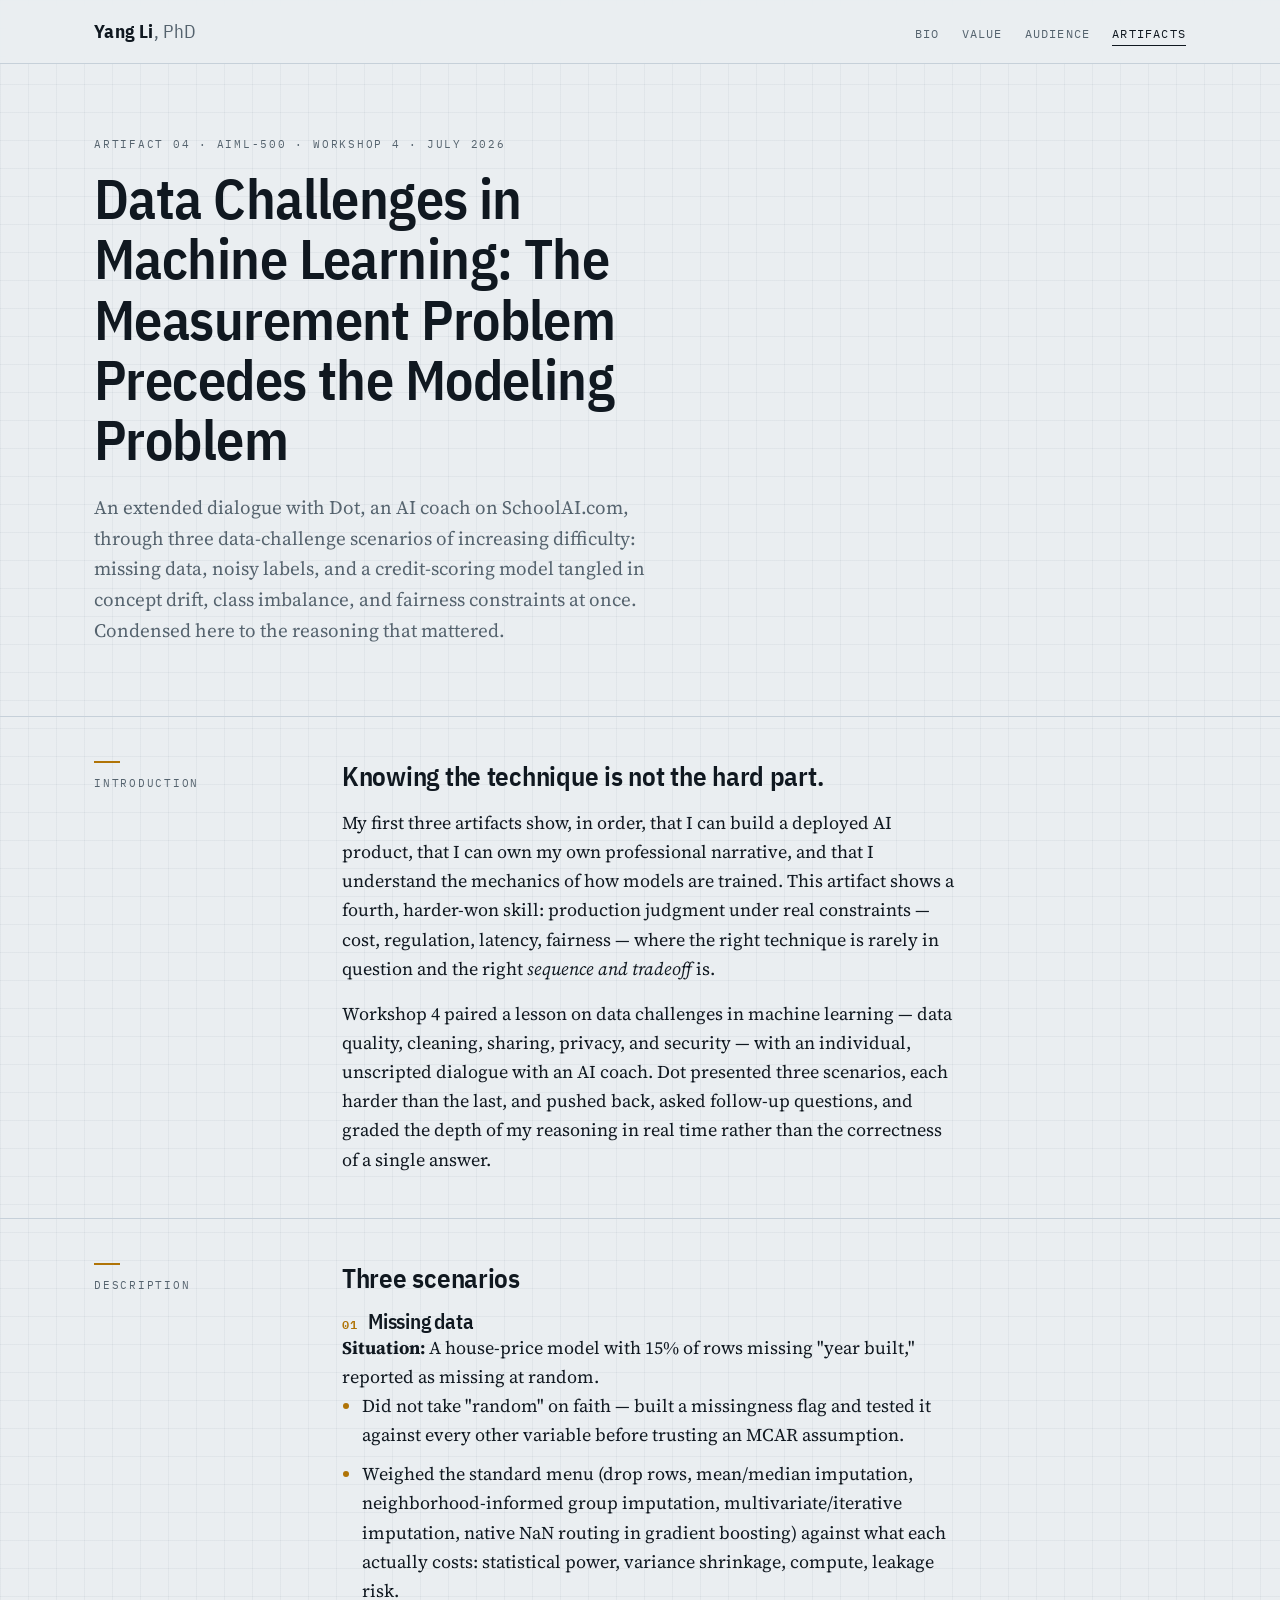
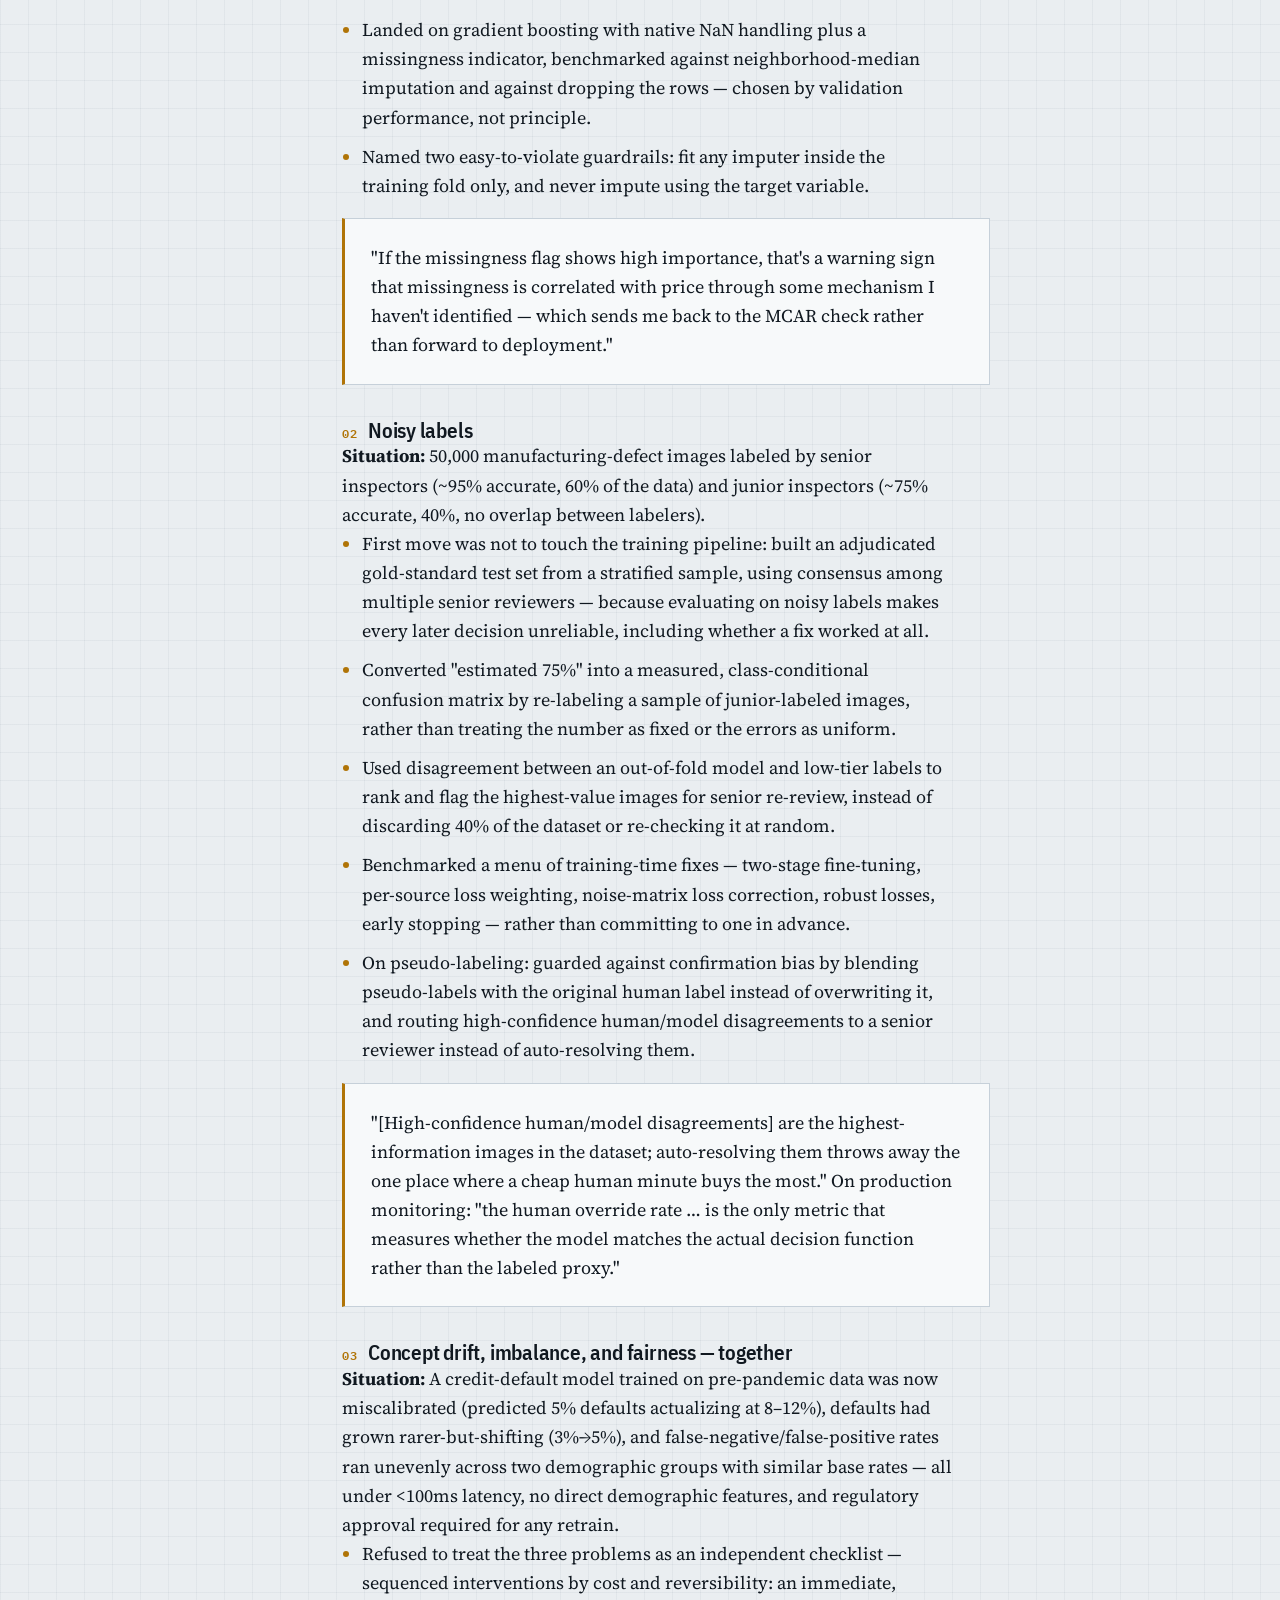
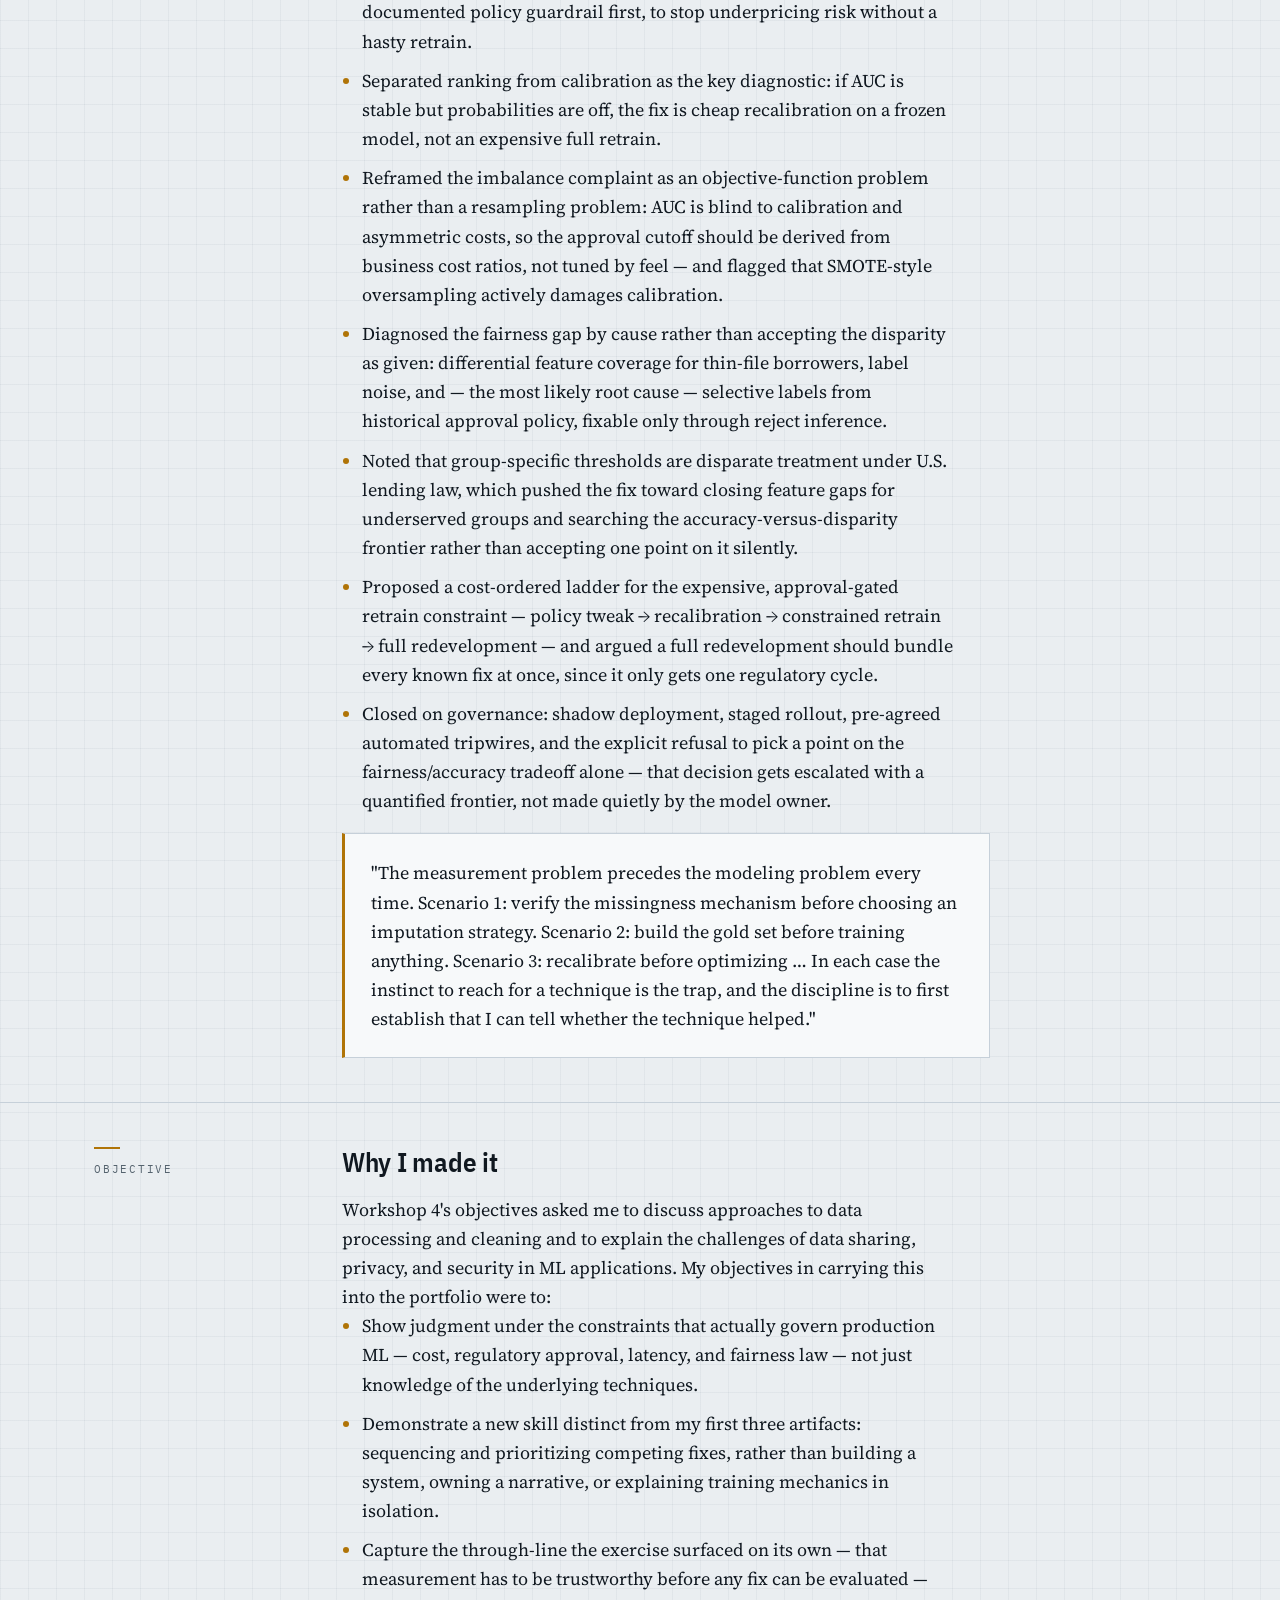
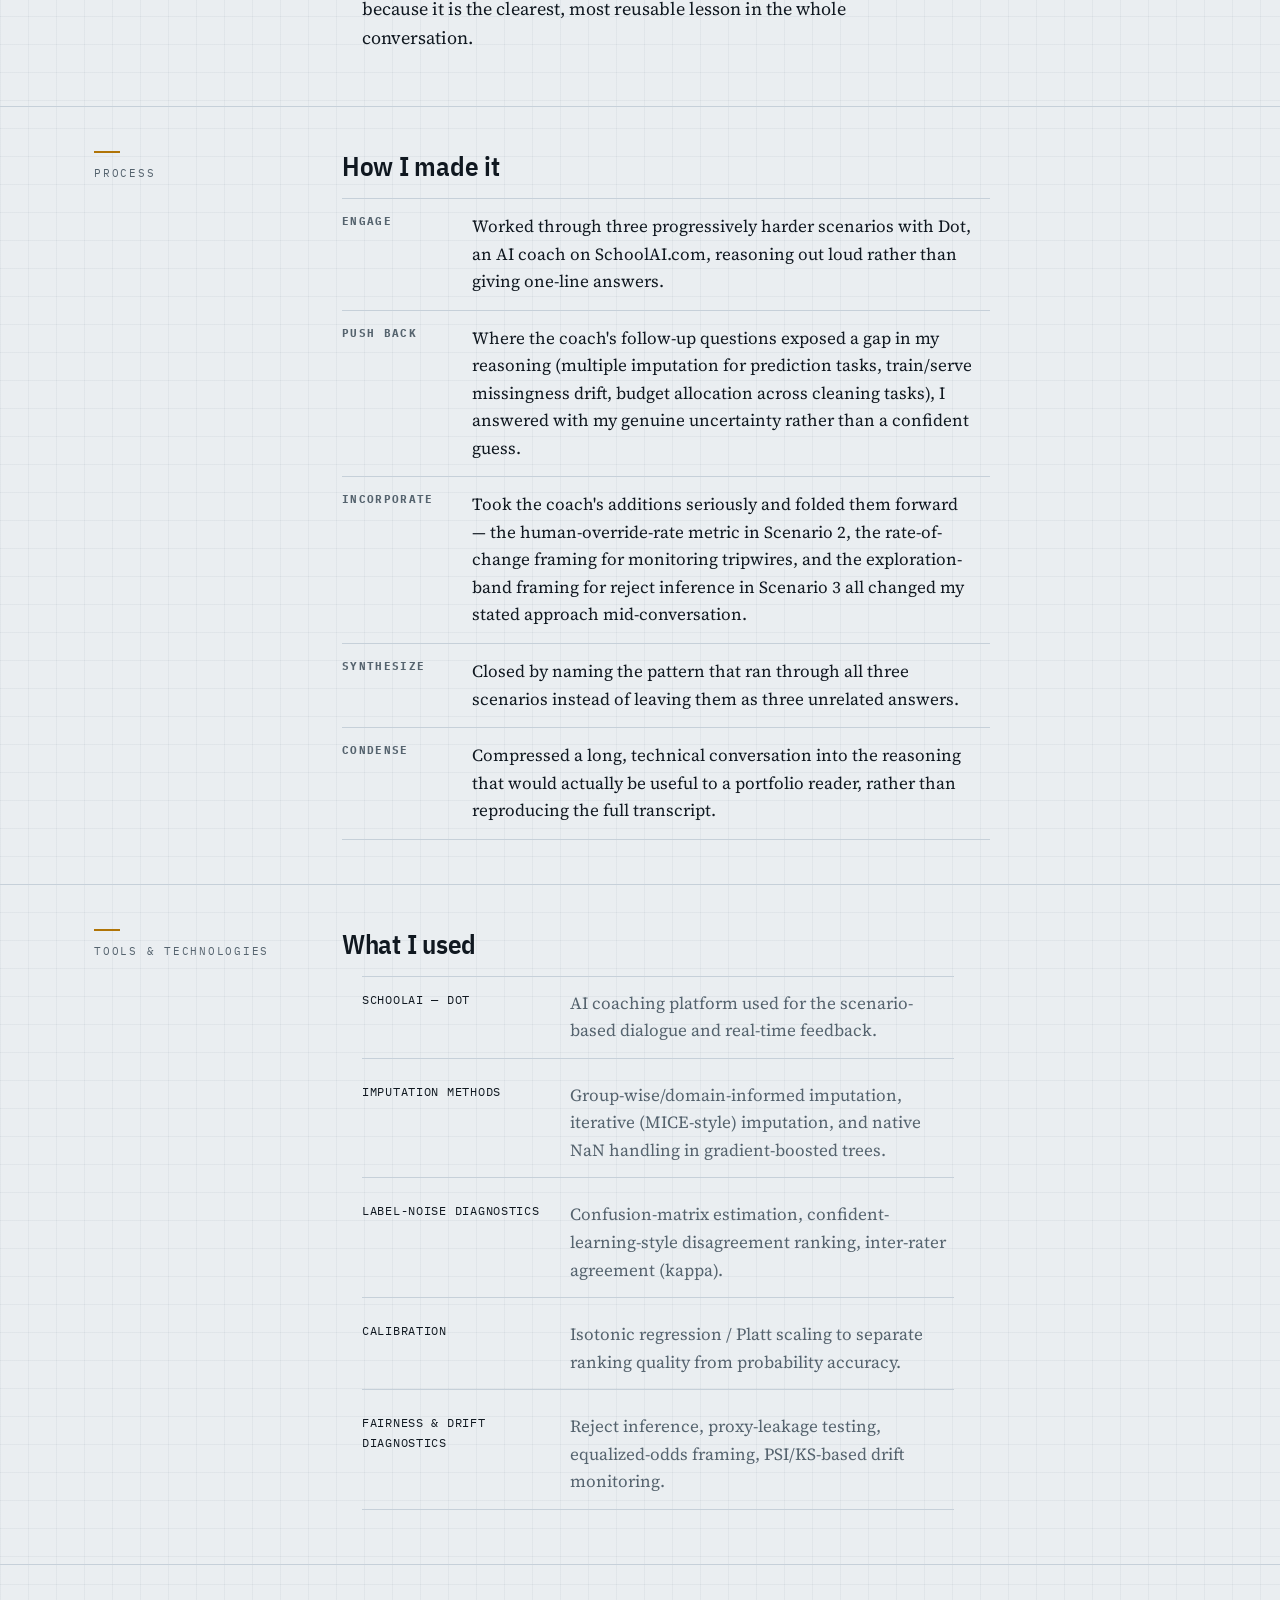
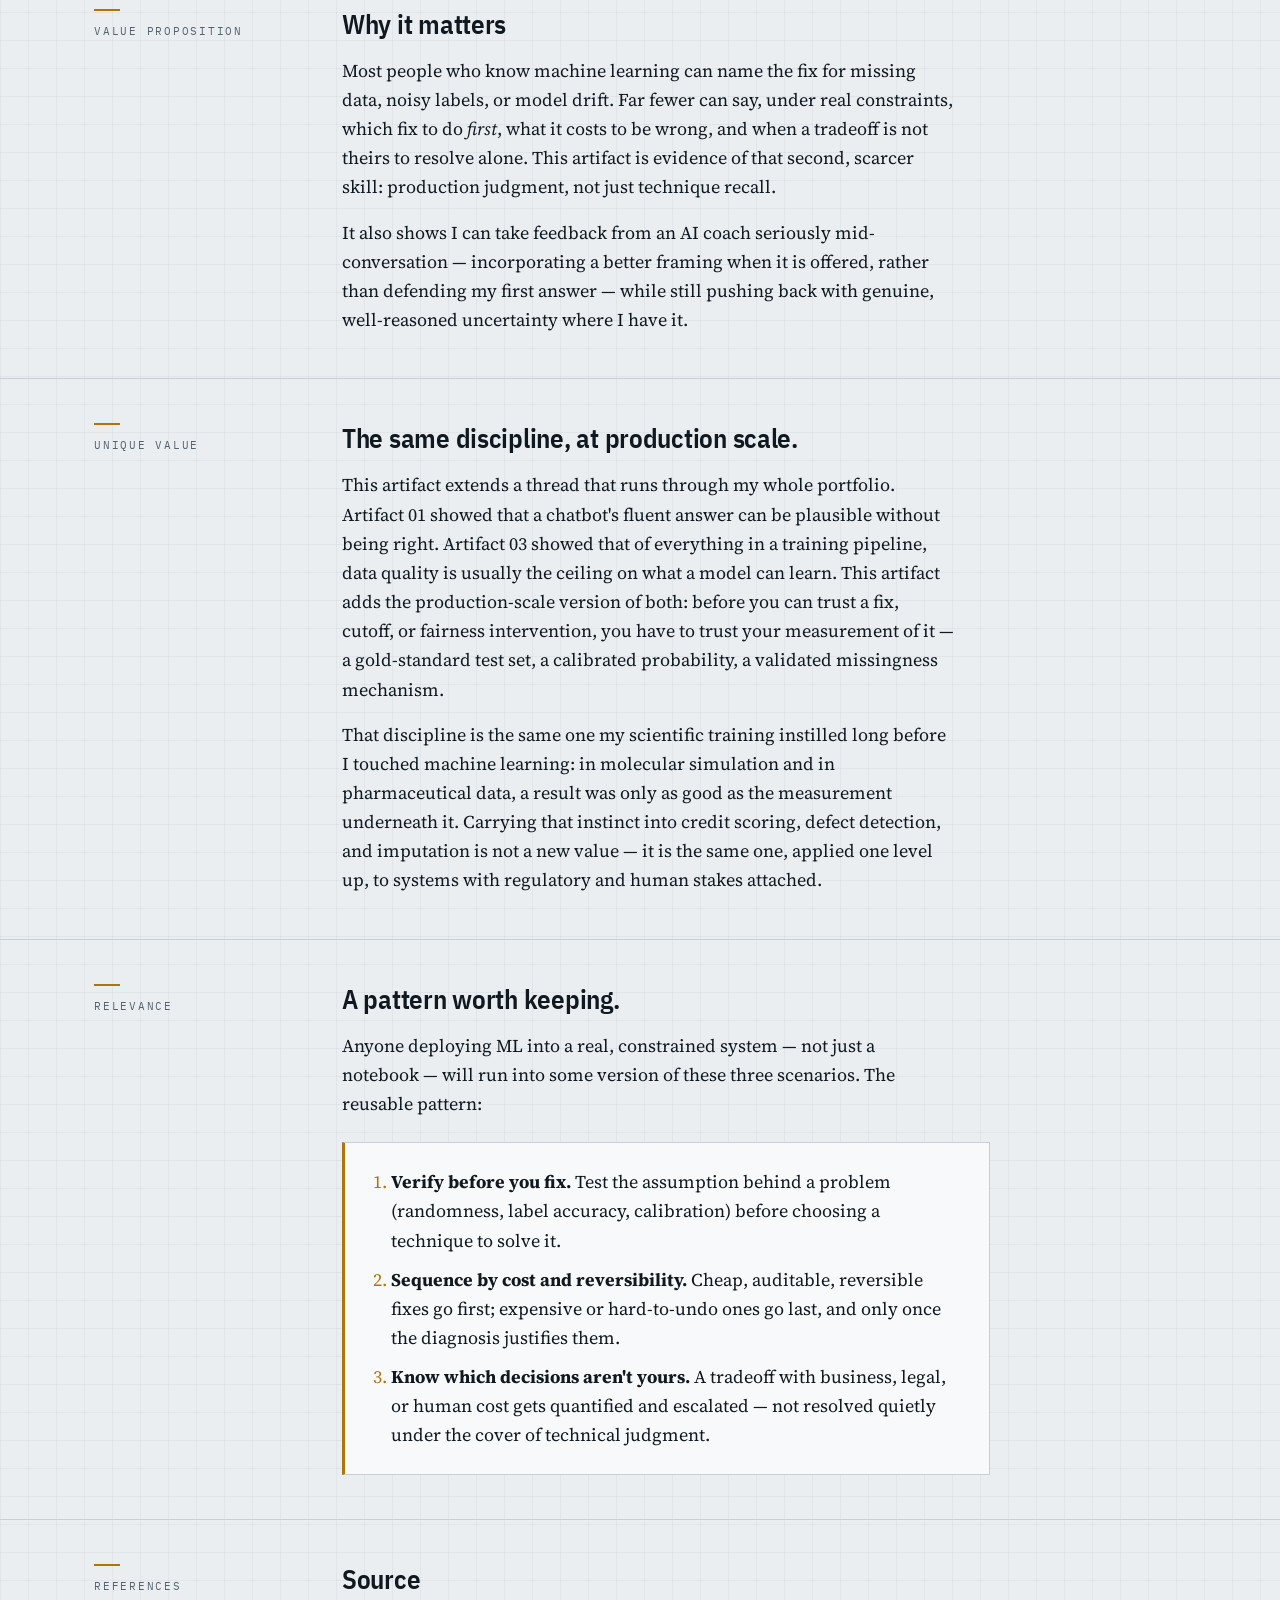
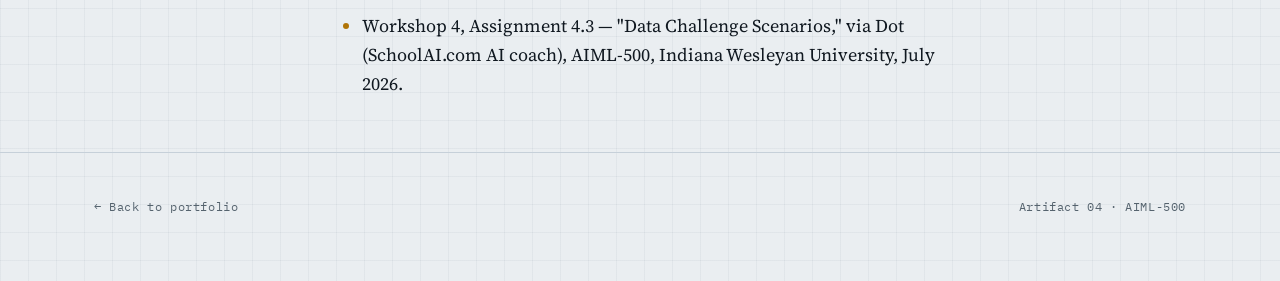
<file: artifacts/data-challenges.html>
<!DOCTYPE html>
<html lang="en">
<head>
<meta charset="utf-8">
<meta name="viewport" content="width=device-width, initial-scale=1">
<title>Data Challenges in Machine Learning — Artifact 04 — Yang Li</title>
<meta name="description" content="Three production ML data-challenge scenarios — missing data, noisy labels, and a credit-scoring model tangled in drift, imbalance, and fairness constraints — worked through in dialogue with an AI coach. Artifact 04 of Yang Li's professional portfolio.">
<link rel="preconnect" href="https://fonts.googleapis.com">
<link rel="preconnect" href="https://fonts.gstatic.com" crossorigin>
<link href="https://fonts.googleapis.com/css2?family=IBM+Plex+Mono:wght@400;500&family=IBM+Plex+Sans+Condensed:wght@600;700&family=Source+Serif+4:ital,opsz,wght@0,8..60,400;0,8..60,600;1,8..60,400&display=swap" rel="stylesheet">
<link rel="stylesheet" href="../assets/style.css">
</head>
<body>

<header class="masthead">
  <div class="wrap">
    <a class="brand" href="../index.html">Yang Li<span>, PhD</span></a>
    <nav class="nav">
      <a href="../index.html#bio">Bio</a>
      <a href="../index.html#value">Value</a>
      <a href="../index.html#audience">Audience</a>
      <a href="../index.html#artifacts" aria-current="page">Artifacts</a>
    </nav>
  </div>
</header>

<main>

  <!-- ===== TITLE ===== -->
  <section class="doc-head">
    <div class="wrap">
      <p class="eyebrow">Artifact 04 &middot; AIML-500 &middot; Workshop 4 &middot; July 2026</p>
      <h1>Data Challenges in Machine Learning: The Measurement Problem Precedes the Modeling Problem</h1>
      <p class="hero-lede">An extended dialogue with Dot, an AI coach on SchoolAI.com, through three data-challenge scenarios of increasing difficulty: missing data, noisy labels, and a credit-scoring model tangled in concept drift, class imbalance, and fairness constraints at once. Condensed here to the reasoning that mattered.</p>
    </div>
  </section>

  <!-- ===== INTRODUCTION ===== -->
  <section class="field">
    <div class="wrap field-grid">
      <div class="section-label">Introduction</div>
      <div>
        <h2>Knowing the technique is not the hard part.</h2>
        <p>My first three artifacts show, in order, that I can build a deployed AI product, that I can own my own professional narrative, and that I understand the mechanics of how models are trained. This artifact shows a fourth, harder-won skill: production judgment under real constraints &mdash; cost, regulation, latency, fairness &mdash; where the right technique is rarely in question and the right <em>sequence and tradeoff</em> is.</p>
        <p>Workshop 4 paired a lesson on data challenges in machine learning &mdash; data quality, cleaning, sharing, privacy, and security &mdash; with an individual, unscripted dialogue with an AI coach. Dot presented three scenarios, each harder than the last, and pushed back, asked follow-up questions, and graded the depth of my reasoning in real time rather than the correctness of a single answer.</p>
      </div>
    </div>
  </section>

  <!-- ===== DESCRIPTION ===== -->
  <section class="field">
    <div class="wrap field-grid">
      <div class="section-label">Description</div>
      <div>
        <h2>Three scenarios</h2>

        <h3><span style="color:var(--amber); font-family:var(--mono); font-size:12px; letter-spacing:.08em; margin-right:10px;">01</span>Missing data</h3>
        <p><strong>Situation:</strong> A house-price model with 15% of rows missing "year built," reported as missing at random.</p>
        <ul>
          <li>Did not take "random" on faith &mdash; built a missingness flag and tested it against every other variable before trusting an MCAR assumption.</li>
          <li>Weighed the standard menu (drop rows, mean/median imputation, neighborhood-informed group imputation, multivariate/iterative imputation, native NaN routing in gradient boosting) against what each actually costs: statistical power, variance shrinkage, compute, leakage risk.</li>
          <li>Landed on gradient boosting with native NaN handling plus a missingness indicator, benchmarked against neighborhood-median imputation and against dropping the rows &mdash; chosen by validation performance, not principle.</li>
          <li>Named two easy-to-violate guardrails: fit any imputer inside the training fold only, and never impute using the target variable.</li>
        </ul>
        <div class="takeaway" style="margin-top:18px;">
          <p style="margin:0;">"If the missingness flag shows high importance, that's a warning sign that missingness is correlated with price through some mechanism I haven't identified &mdash; which sends me back to the MCAR check rather than forward to deployment."</p>
        </div>

        <h3 style="margin-top:34px;"><span style="color:var(--amber); font-family:var(--mono); font-size:12px; letter-spacing:.08em; margin-right:10px;">02</span>Noisy labels</h3>
        <p><strong>Situation:</strong> 50,000 manufacturing-defect images labeled by senior inspectors (~95% accurate, 60% of the data) and junior inspectors (~75% accurate, 40%, no overlap between labelers).</p>
        <ul>
          <li>First move was not to touch the training pipeline: built an adjudicated gold-standard test set from a stratified sample, using consensus among multiple senior reviewers &mdash; because evaluating on noisy labels makes every later decision unreliable, including whether a fix worked at all.</li>
          <li>Converted "estimated 75%" into a measured, class-conditional confusion matrix by re-labeling a sample of junior-labeled images, rather than treating the number as fixed or the errors as uniform.</li>
          <li>Used disagreement between an out-of-fold model and low-tier labels to rank and flag the highest-value images for senior re-review, instead of discarding 40% of the dataset or re-checking it at random.</li>
          <li>Benchmarked a menu of training-time fixes &mdash; two-stage fine-tuning, per-source loss weighting, noise-matrix loss correction, robust losses, early stopping &mdash; rather than committing to one in advance.</li>
          <li>On pseudo-labeling: guarded against confirmation bias by blending pseudo-labels with the original human label instead of overwriting it, and routing high-confidence human/model disagreements to a senior reviewer instead of auto-resolving them.</li>
        </ul>
        <div class="takeaway" style="margin-top:18px;">
          <p style="margin:0;">"[High-confidence human/model disagreements] are the highest-information images in the dataset; auto-resolving them throws away the one place where a cheap human minute buys the most." On production monitoring: "the human override rate&nbsp;&hellip; is the only metric that measures whether the model matches the actual decision function rather than the labeled proxy."</p>
        </div>

        <h3 style="margin-top:34px;"><span style="color:var(--amber); font-family:var(--mono); font-size:12px; letter-spacing:.08em; margin-right:10px;">03</span>Concept drift, imbalance, and fairness &mdash; together</h3>
        <p><strong>Situation:</strong> A credit-default model trained on pre-pandemic data was now miscalibrated (predicted 5% defaults actualizing at 8&ndash;12%), defaults had grown rarer-but-shifting (3%&rarr;5%), and false-negative/false-positive rates ran unevenly across two demographic groups with similar base rates &mdash; all under &lt;100ms latency, no direct demographic features, and regulatory approval required for any retrain.</p>
        <ul>
          <li>Refused to treat the three problems as an independent checklist &mdash; sequenced interventions by cost and reversibility: an immediate, documented policy guardrail first, to stop underpricing risk without a hasty retrain.</li>
          <li>Separated ranking from calibration as the key diagnostic: if AUC is stable but probabilities are off, the fix is cheap recalibration on a frozen model, not an expensive full retrain.</li>
          <li>Reframed the imbalance complaint as an objective-function problem rather than a resampling problem: AUC is blind to calibration and asymmetric costs, so the approval cutoff should be derived from business cost ratios, not tuned by feel &mdash; and flagged that SMOTE-style oversampling actively damages calibration.</li>
          <li>Diagnosed the fairness gap by cause rather than accepting the disparity as given: differential feature coverage for thin-file borrowers, label noise, and &mdash; the most likely root cause &mdash; selective labels from historical approval policy, fixable only through reject inference.</li>
          <li>Noted that group-specific thresholds are disparate treatment under U.S. lending law, which pushed the fix toward closing feature gaps for underserved groups and searching the accuracy-versus-disparity frontier rather than accepting one point on it silently.</li>
          <li>Proposed a cost-ordered ladder for the expensive, approval-gated retrain constraint &mdash; policy tweak &rarr; recalibration &rarr; constrained retrain &rarr; full redevelopment &mdash; and argued a full redevelopment should bundle every known fix at once, since it only gets one regulatory cycle.</li>
          <li>Closed on governance: shadow deployment, staged rollout, pre-agreed automated tripwires, and the explicit refusal to pick a point on the fairness/accuracy tradeoff alone &mdash; that decision gets escalated with a quantified frontier, not made quietly by the model owner.</li>
        </ul>
        <div class="takeaway" style="margin-top:18px;">
          <p style="margin:0;">"The measurement problem precedes the modeling problem every time. Scenario 1: verify the missingness mechanism before choosing an imputation strategy. Scenario 2: build the gold set before training anything. Scenario 3: recalibrate before optimizing&nbsp;&hellip; In each case the instinct to reach for a technique is the trap, and the discipline is to first establish that I can tell whether the technique helped."</p>
        </div>
      </div>
    </div>
  </section>

  <!-- ===== OBJECTIVE ===== -->
  <section class="field">
    <div class="wrap field-grid">
      <div class="section-label">Objective</div>
      <div>
        <h2>Why I made it</h2>
        <p>Workshop 4's objectives asked me to discuss approaches to data processing and cleaning and to explain the challenges of data sharing, privacy, and security in ML applications. My objectives in carrying this into the portfolio were to:</p>
        <ul>
          <li>Show judgment under the constraints that actually govern production ML &mdash; cost, regulatory approval, latency, and fairness law &mdash; not just knowledge of the underlying techniques.</li>
          <li>Demonstrate a new skill distinct from my first three artifacts: sequencing and prioritizing competing fixes, rather than building a system, owning a narrative, or explaining training mechanics in isolation.</li>
          <li>Capture the through-line the exercise surfaced on its own &mdash; that measurement has to be trustworthy before any fix can be evaluated &mdash; because it is the clearest, most reusable lesson in the whole conversation.</li>
        </ul>
      </div>
    </div>
  </section>

  <!-- ===== PROCESS ===== -->
  <section class="field">
    <div class="wrap field-grid">
      <div class="section-label">Process</div>
      <div>
        <h2>How I made it</h2>
        <table class="process">
          <tr>
            <th>Engage</th>
            <td>Worked through three progressively harder scenarios with Dot, an AI coach on SchoolAI.com, reasoning out loud rather than giving one-line answers.</td>
          </tr>
          <tr>
            <th>Push back</th>
            <td>Where the coach's follow-up questions exposed a gap in my reasoning (multiple imputation for prediction tasks, train/serve missingness drift, budget allocation across cleaning tasks), I answered with my genuine uncertainty rather than a confident guess.</td>
          </tr>
          <tr>
            <th>Incorporate</th>
            <td>Took the coach's additions seriously and folded them forward &mdash; the human-override-rate metric in Scenario 2, the rate-of-change framing for monitoring tripwires, and the exploration-band framing for reject inference in Scenario 3 all changed my stated approach mid-conversation.</td>
          </tr>
          <tr>
            <th>Synthesize</th>
            <td>Closed by naming the pattern that ran through all three scenarios instead of leaving them as three unrelated answers.</td>
          </tr>
          <tr>
            <th>Condense</th>
            <td>Compressed a long, technical conversation into the reasoning that would actually be useful to a portfolio reader, rather than reproducing the full transcript.</td>
          </tr>
        </table>
      </div>
    </div>
  </section>

  <!-- ===== TOOLS ===== -->
  <section class="field">
    <div class="wrap field-grid">
      <div class="section-label">Tools &amp; technologies</div>
      <div>
        <h2>What I used</h2>
        <ul class="tool-list">
          <li><span class="t">SchoolAI &mdash; Dot</span><span class="d">AI coaching platform used for the scenario-based dialogue and real-time feedback.</span></li>
          <li><span class="t">Imputation methods</span><span class="d">Group-wise/domain-informed imputation, iterative (MICE-style) imputation, and native NaN handling in gradient-boosted trees.</span></li>
          <li><span class="t">Label-noise diagnostics</span><span class="d">Confusion-matrix estimation, confident-learning-style disagreement ranking, inter-rater agreement (kappa).</span></li>
          <li><span class="t">Calibration</span><span class="d">Isotonic regression / Platt scaling to separate ranking quality from probability accuracy.</span></li>
          <li><span class="t">Fairness &amp; drift diagnostics</span><span class="d">Reject inference, proxy-leakage testing, equalized-odds framing, PSI/KS-based drift monitoring.</span></li>
        </ul>
      </div>
    </div>
  </section>

  <!-- ===== VALUE PROPOSITION ===== -->
  <section class="field">
    <div class="wrap field-grid">
      <div class="section-label">Value proposition</div>
      <div>
        <h2>Why it matters</h2>
        <p>Most people who know machine learning can name the fix for missing data, noisy labels, or model drift. Far fewer can say, under real constraints, which fix to do <em>first</em>, what it costs to be wrong, and when a tradeoff is not theirs to resolve alone. This artifact is evidence of that second, scarcer skill: production judgment, not just technique recall.</p>
        <p>It also shows I can take feedback from an AI coach seriously mid-conversation &mdash; incorporating a better framing when it is offered, rather than defending my first answer &mdash; while still pushing back with genuine, well-reasoned uncertainty where I have it.</p>
      </div>
    </div>
  </section>

  <!-- ===== UNIQUE VALUE ===== -->
  <section class="field">
    <div class="wrap field-grid">
      <div class="section-label">Unique value</div>
      <div>
        <h2>The same discipline, at production scale.</h2>
        <p>This artifact extends a thread that runs through my whole portfolio. Artifact 01 showed that a chatbot's fluent answer can be plausible without being right. Artifact 03 showed that of everything in a training pipeline, data quality is usually the ceiling on what a model can learn. This artifact adds the production-scale version of both: before you can trust a fix, cutoff, or fairness intervention, you have to trust your measurement of it &mdash; a gold-standard test set, a calibrated probability, a validated missingness mechanism.</p>
        <p>That discipline is the same one my scientific training instilled long before I touched machine learning: in molecular simulation and in pharmaceutical data, a result was only as good as the measurement underneath it. Carrying that instinct into credit scoring, defect detection, and imputation is not a new value &mdash; it is the same one, applied one level up, to systems with regulatory and human stakes attached.</p>
      </div>
    </div>
  </section>

  <!-- ===== RELEVANCE ===== -->
  <section class="field">
    <div class="wrap field-grid">
      <div class="section-label">Relevance</div>
      <div>
        <h2>A pattern worth keeping.</h2>
        <p>Anyone deploying ML into a real, constrained system &mdash; not just a notebook &mdash; will run into some version of these three scenarios. The reusable pattern:</p>
        <div class="takeaway">
          <ol>
            <li><strong>Verify before you fix.</strong> Test the assumption behind a problem (randomness, label accuracy, calibration) before choosing a technique to solve it.</li>
            <li><strong>Sequence by cost and reversibility.</strong> Cheap, auditable, reversible fixes go first; expensive or hard-to-undo ones go last, and only once the diagnosis justifies them.</li>
            <li><strong>Know which decisions aren't yours.</strong> A tradeoff with business, legal, or human cost gets quantified and escalated &mdash; not resolved quietly under the cover of technical judgment.</li>
          </ol>
        </div>
      </div>
    </div>
  </section>

  <!-- ===== REFERENCES ===== -->
  <section class="field">
    <div class="wrap field-grid">
      <div class="section-label">References</div>
      <div>
        <h2>Source</h2>
        <ul>
          <li>Workshop 4, Assignment 4.3 &mdash; "Data Challenge Scenarios," via Dot (SchoolAI.com AI coach), AIML-500, Indiana Wesleyan University, July 2026.</li>
        </ul>
      </div>
    </div>
  </section>

</main>

<footer class="foot">
  <div class="wrap" style="display:flex;justify-content:space-between;gap:16px;flex-wrap:wrap;width:100%;">
    <span><a href="../index.html" style="border:0;color:inherit;">&larr; Back to portfolio</a></span>
    <span>Artifact 04 &middot; AIML-500</span>
  </div>
</footer>

</body>
</html>
</file>
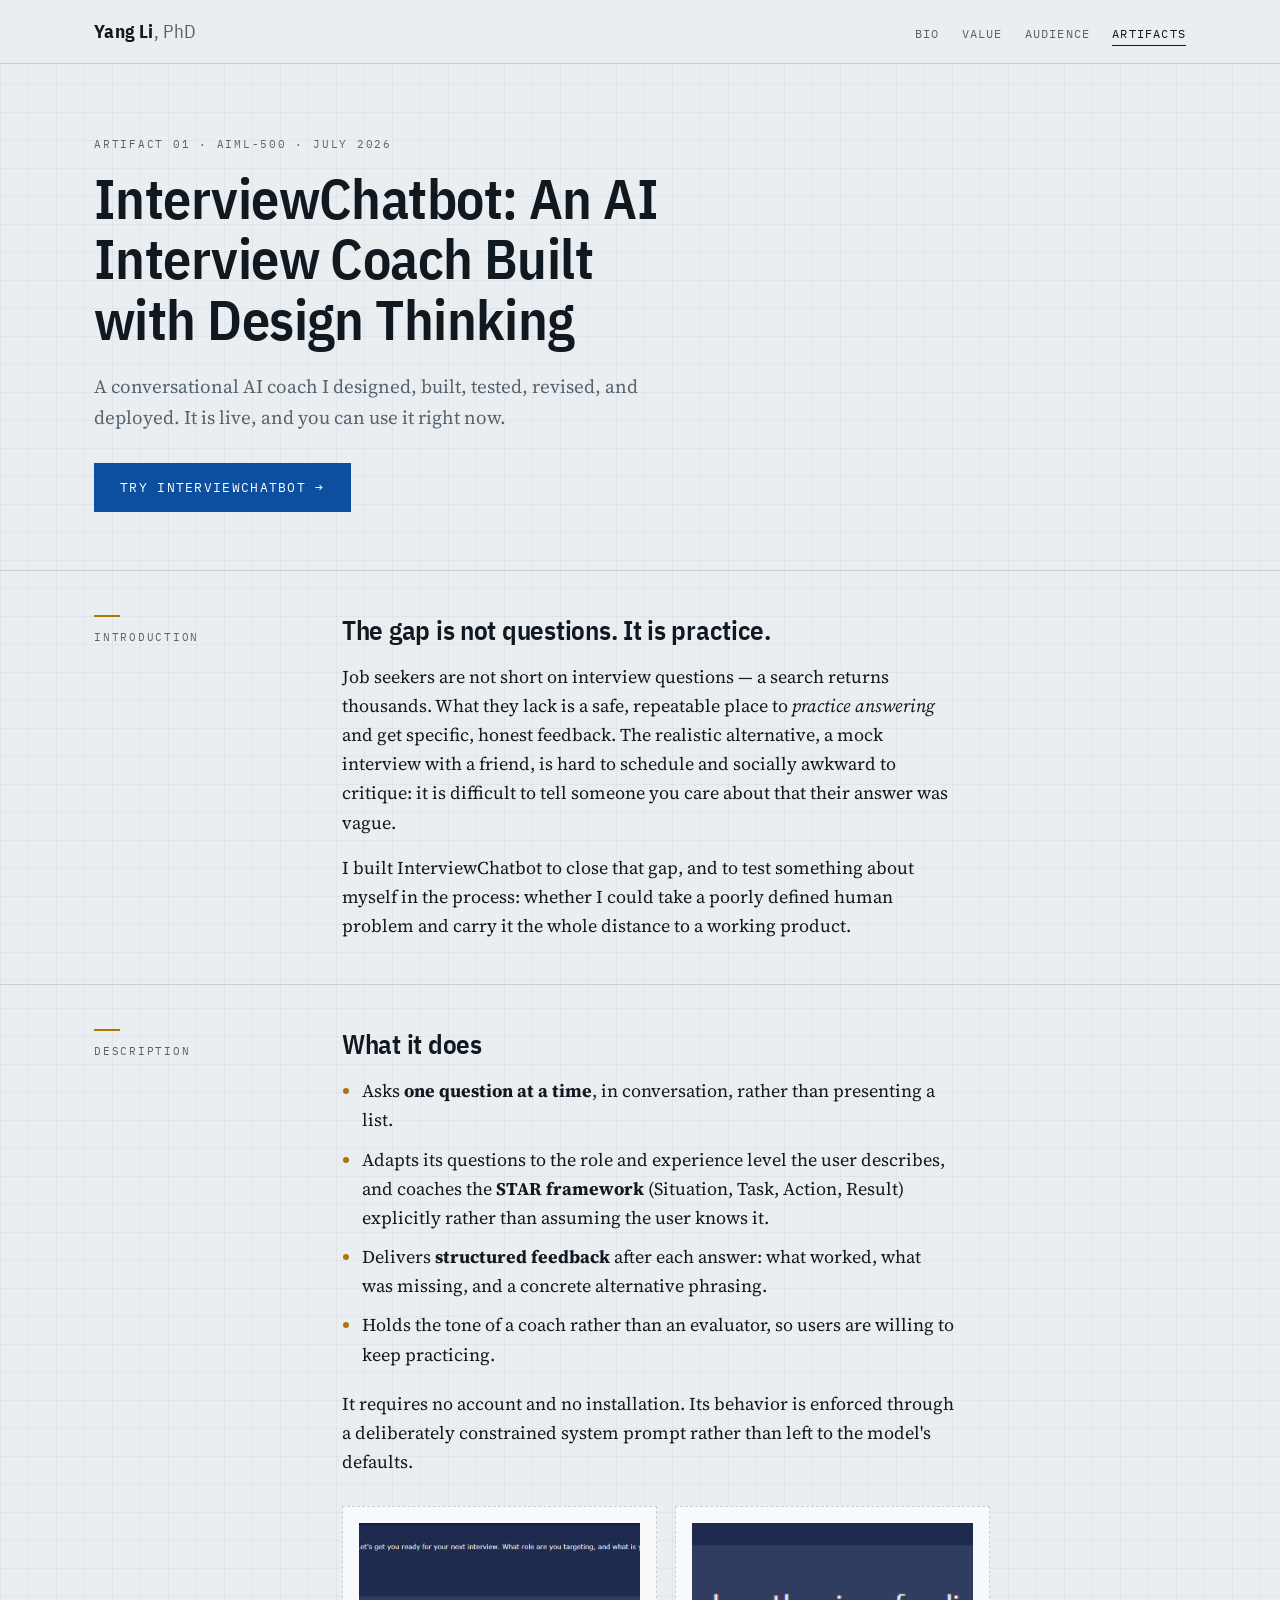
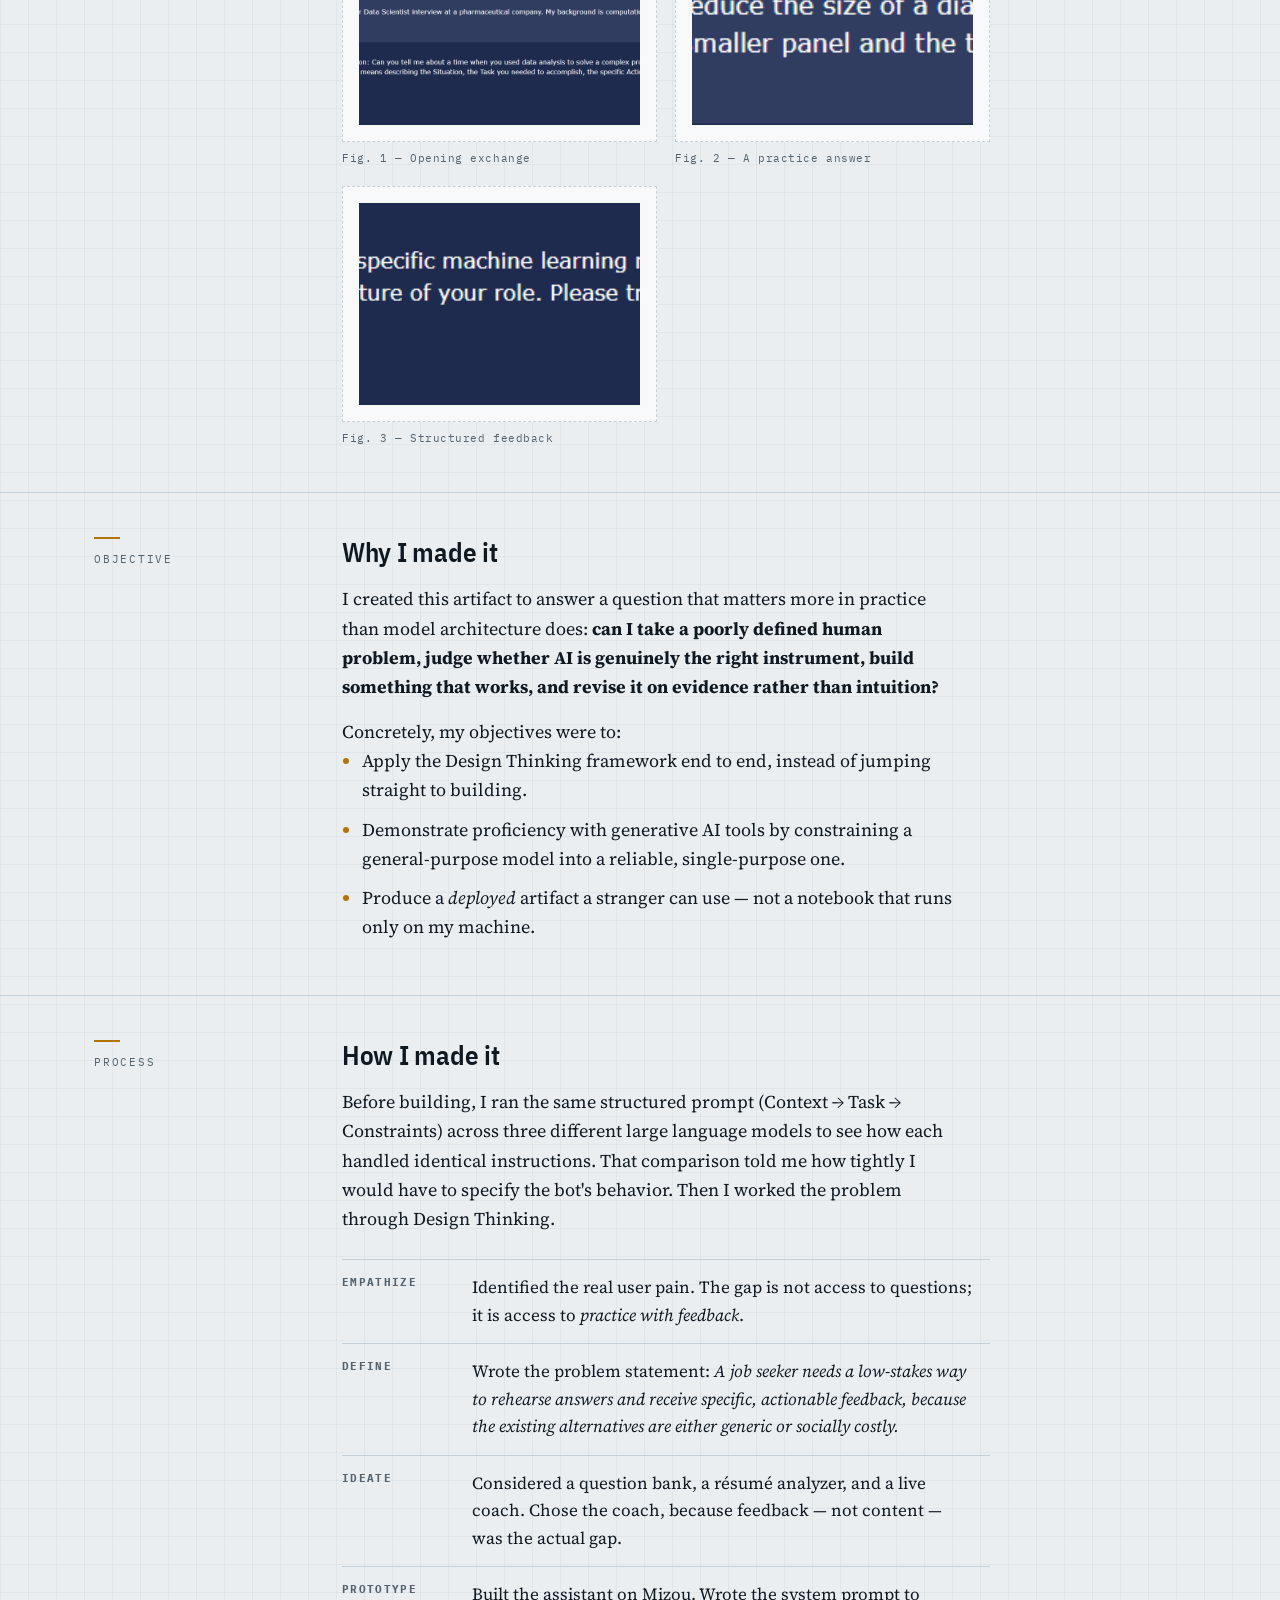
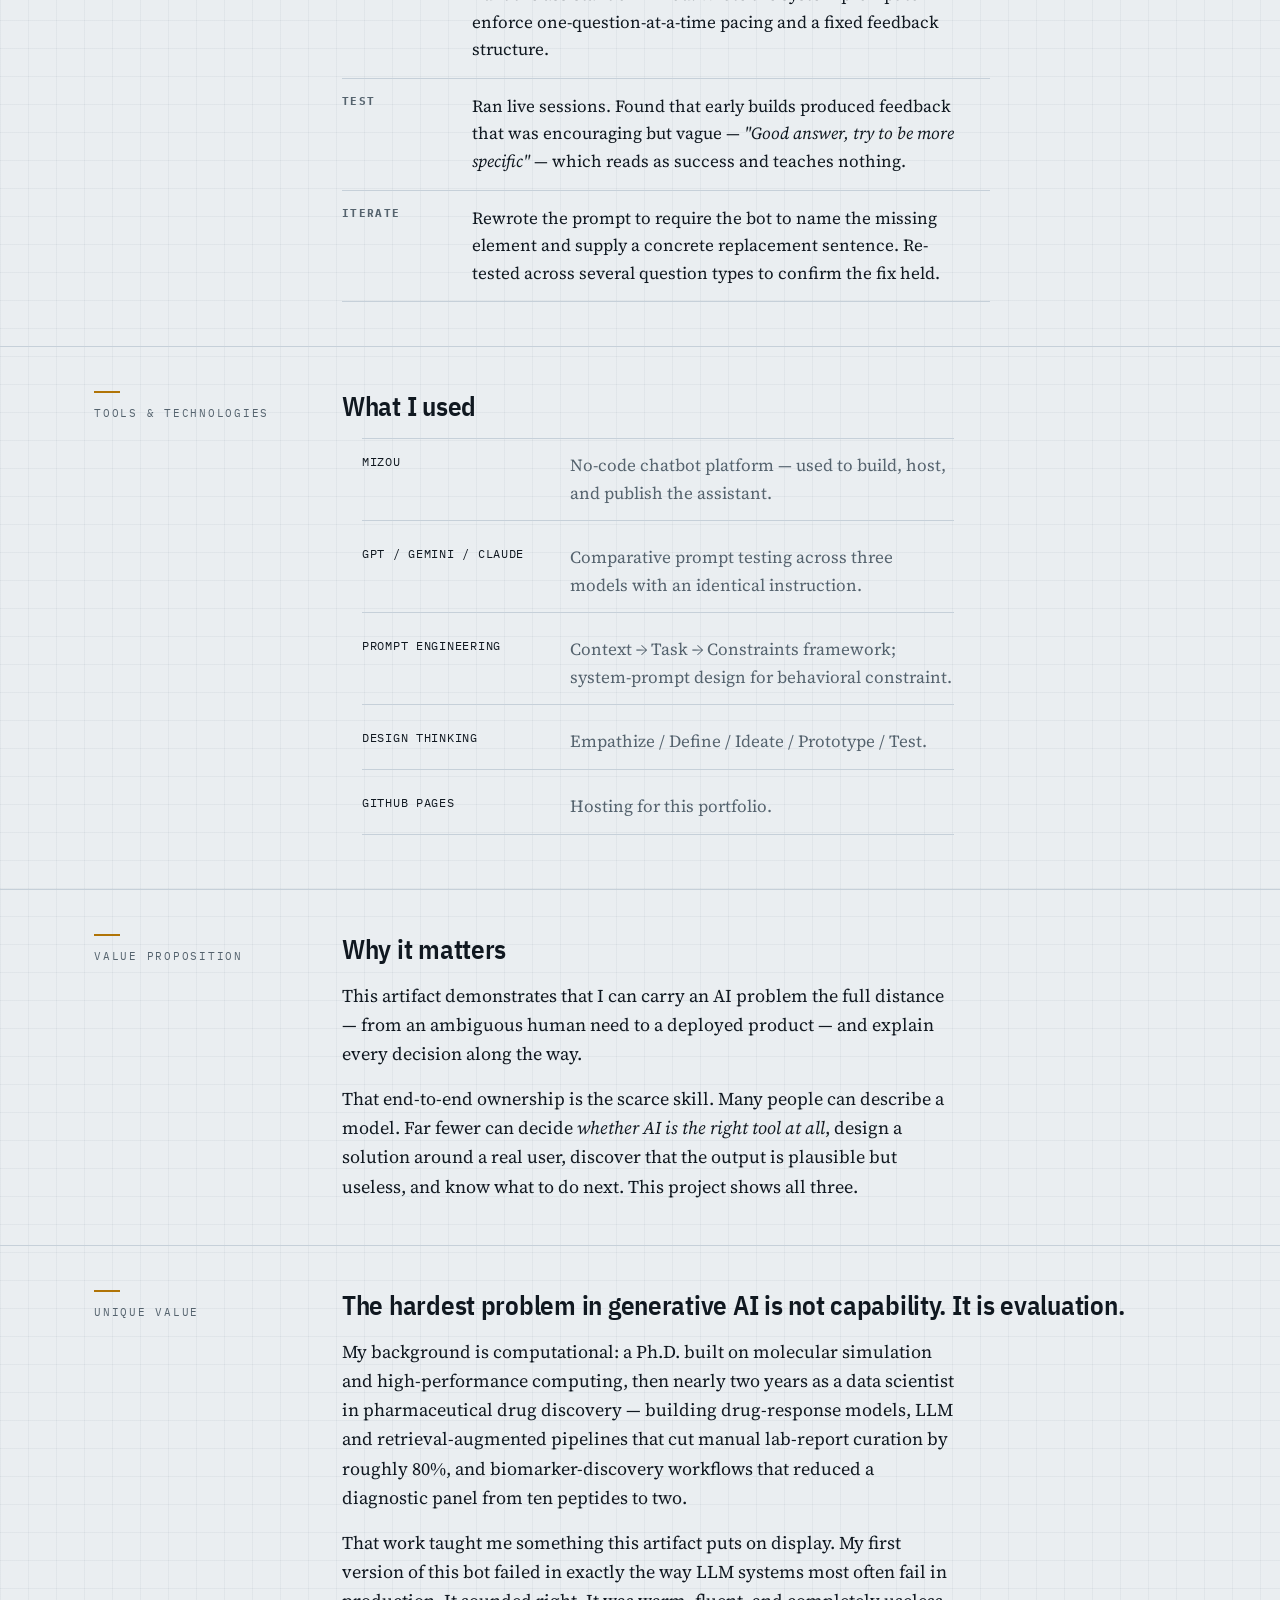
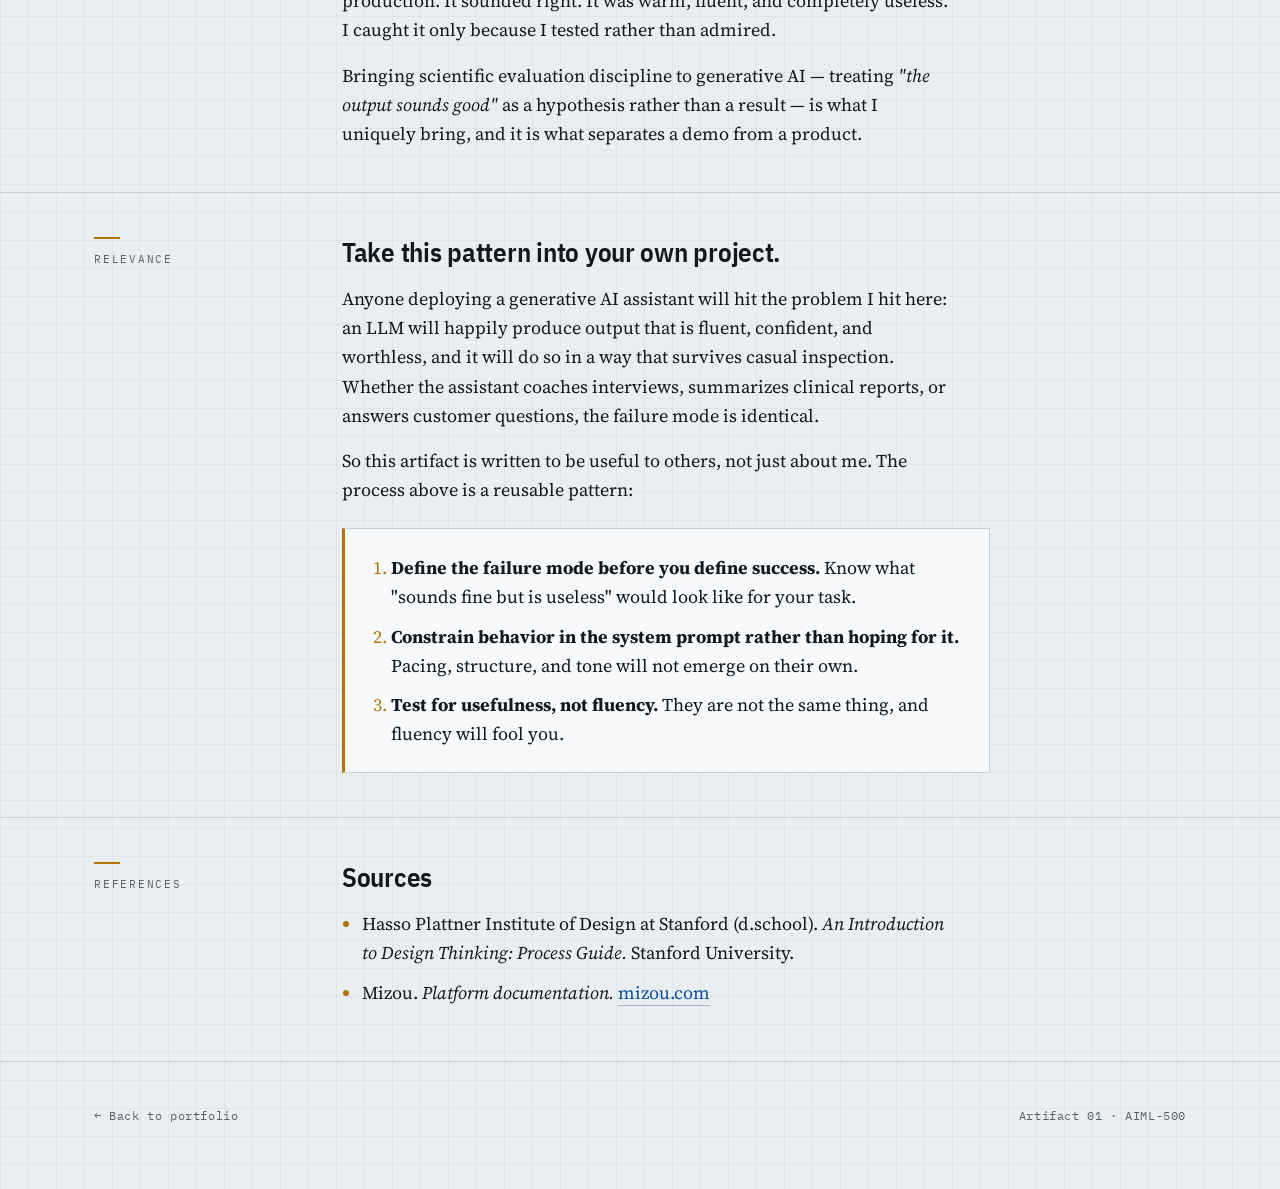
<file: artifacts/interviewchatbot.html>
<!DOCTYPE html>
<html lang="en">
<head>
<meta charset="utf-8">
<meta name="viewport" content="width=device-width, initial-scale=1">
<title>InterviewChatbot — Artifact 01 — Yang Li</title>
<meta name="description" content="An AI interview coach designed, built, tested and deployed using Design Thinking. Artifact 01 of Yang Li's professional portfolio.">
<link rel="preconnect" href="https://fonts.googleapis.com">
<link rel="preconnect" href="https://fonts.gstatic.com" crossorigin>
<link href="https://fonts.googleapis.com/css2?family=IBM+Plex+Mono:wght@400;500&family=IBM+Plex+Sans+Condensed:wght@600;700&family=Source+Serif+4:ital,opsz,wght@0,8..60,400;0,8..60,600;1,8..60,400&display=swap" rel="stylesheet">
<link rel="stylesheet" href="../assets/style.css">
</head>
<body>

<header class="masthead">
  <div class="wrap">
    <a class="brand" href="../index.html">Yang Li<span>, PhD</span></a>
    <nav class="nav">
      <a href="../index.html#bio">Bio</a>
      <a href="../index.html#value">Value</a>
      <a href="../index.html#audience">Audience</a>
      <a href="../index.html#artifacts" aria-current="page">Artifacts</a>
    </nav>
  </div>
</header>

<main>

  <!-- ===== TITLE ===== -->
  <section class="doc-head">
    <div class="wrap">
      <p class="eyebrow">Artifact 01 &middot; AIML-500 &middot; July 2026</p>
      <h1>InterviewChatbot: An AI Interview Coach Built with Design Thinking</h1>
      <p class="hero-lede">A conversational AI coach I designed, built, tested, revised, and deployed. It is live, and you can use it right now.</p>
      <p style="margin-top:28px;">
        <a class="cta" href="https://mizou.com/preview-bot?ID=148659" target="_blank" rel="noopener">Try InterviewChatbot &rarr;</a>
      </p>
    </div>
  </section>

  <!-- ===== INTRODUCTION ===== -->
  <section class="field">
    <div class="wrap field-grid">
      <div class="section-label">Introduction</div>
      <div>
        <h2>The gap is not questions. It is practice.</h2>
        <p>Job seekers are not short on interview questions — a search returns thousands. What they lack is a safe, repeatable place to <em>practice answering</em> and get specific, honest feedback. The realistic alternative, a mock interview with a friend, is hard to schedule and socially awkward to critique: it is difficult to tell someone you care about that their answer was vague.</p>
        <p>I built InterviewChatbot to close that gap, and to test something about myself in the process: whether I could take a poorly defined human problem and carry it the whole distance to a working product.</p>
      </div>
    </div>
  </section>

  <!-- ===== DESCRIPTION ===== -->
  <section class="field">
    <div class="wrap field-grid">
      <div class="section-label">Description</div>
      <div>
        <h2>What it does</h2>
        <ul>
          <li>Asks <strong>one question at a time</strong>, in conversation, rather than presenting a list.</li>
          <li>Adapts its questions to the role and experience level the user describes, and coaches the <strong>STAR framework</strong> (Situation, Task, Action, Result) explicitly rather than assuming the user knows it.</li>
          <li>Delivers <strong>structured feedback</strong> after each answer: what worked, what was missing, and a concrete alternative phrasing.</li>
          <li>Holds the tone of a coach rather than an evaluator, so users are willing to keep practicing.</li>
        </ul>
        <p style="margin-top:20px;">It requires no account and no installation. Its behavior is enforced through a deliberately constrained system prompt rather than left to the model's defaults.</p>

        <div class="figures" style="margin-top:30px;">
          <figure>
            <div class="shot"><img src="../images/shot-01.png" alt="Opening exchange with InterviewChatbot" ></div>
            <figcaption>Fig. 1 — Opening exchange</figcaption>
          </figure>
          <figure>
            <div class="shot"><img src="../images/shot-02.png" alt="A user answer submitted to the bot" ></div>
            <figcaption>Fig. 2 — A practice answer</figcaption>
          </figure>
          <figure>
            <div class="shot"><img src="../images/shot-03.png" alt="Structured feedback returned by the bot" ></div>
            <figcaption>Fig. 3 — Structured feedback</figcaption>
          </figure>
        </div>
      </div>
    </div>
  </section>

  <!-- ===== OBJECTIVE ===== -->
  <section class="field">
    <div class="wrap field-grid">
      <div class="section-label">Objective</div>
      <div>
        <h2>Why I made it</h2>
        <p>I created this artifact to answer a question that matters more in practice than model architecture does: <strong>can I take a poorly defined human problem, judge whether AI is genuinely the right instrument, build something that works, and revise it on evidence rather than intuition?</strong></p>
        <p>Concretely, my objectives were to:</p>
        <ul>
          <li>Apply the Design Thinking framework end to end, instead of jumping straight to building.</li>
          <li>Demonstrate proficiency with generative AI tools by constraining a general-purpose model into a reliable, single-purpose one.</li>
          <li>Produce a <em>deployed</em> artifact a stranger can use — not a notebook that runs only on my machine.</li>
        </ul>
      </div>
    </div>
  </section>

  <!-- ===== PROCESS ===== -->
  <section class="field">
    <div class="wrap field-grid">
      <div class="section-label">Process</div>
      <div>
        <h2>How I made it</h2>
        <p style="margin-bottom:26px;">Before building, I ran the same structured prompt (Context → Task → Constraints) across three different large language models to see how each handled identical instructions. That comparison told me how tightly I would have to specify the bot's behavior. Then I worked the problem through Design Thinking.</p>

        <table class="process">
          <tr>
            <th>Empathize</th>
            <td>Identified the real user pain. The gap is not access to questions; it is access to <em>practice with feedback</em>.</td>
          </tr>
          <tr>
            <th>Define</th>
            <td>Wrote the problem statement: <em>A job seeker needs a low-stakes way to rehearse answers and receive specific, actionable feedback, because the existing alternatives are either generic or socially costly.</em></td>
          </tr>
          <tr>
            <th>Ideate</th>
            <td>Considered a question bank, a résumé analyzer, and a live coach. Chose the coach, because feedback — not content — was the actual gap.</td>
          </tr>
          <tr>
            <th>Prototype</th>
            <td>Built the assistant on Mizou. Wrote the system prompt to enforce one-question-at-a-time pacing and a fixed feedback structure.</td>
          </tr>
          <tr>
            <th>Test</th>
            <td>Ran live sessions. Found that early builds produced feedback that was encouraging but vague — <em>"Good answer, try to be more specific"</em> — which reads as success and teaches nothing.</td>
          </tr>
          <tr>
            <th>Iterate</th>
            <td>Rewrote the prompt to require the bot to name the missing element and supply a concrete replacement sentence. Re-tested across several question types to confirm the fix held.</td>
          </tr>
        </table>
      </div>
    </div>
  </section>

  <!-- ===== TOOLS ===== -->
  <section class="field">
    <div class="wrap field-grid">
      <div class="section-label">Tools &amp; technologies</div>
      <div>
        <h2>What I used</h2>
        <ul class="tool-list">
          <li><span class="t">Mizou</span><span class="d">No-code chatbot platform — used to build, host, and publish the assistant.</span></li>
          <li><span class="t">GPT / Gemini / Claude</span><span class="d">Comparative prompt testing across three models with an identical instruction.</span></li>
          <li><span class="t">Prompt engineering</span><span class="d">Context → Task → Constraints framework; system-prompt design for behavioral constraint.</span></li>
          <li><span class="t">Design Thinking</span><span class="d">Empathize / Define / Ideate / Prototype / Test.</span></li>
          <li><span class="t">GitHub Pages</span><span class="d">Hosting for this portfolio.</span></li>
        </ul>
      </div>
    </div>
  </section>

  <!-- ===== VALUE PROPOSITION ===== -->
  <section class="field">
    <div class="wrap field-grid">
      <div class="section-label">Value proposition</div>
      <div>
        <h2>Why it matters</h2>
        <p>This artifact demonstrates that I can carry an AI problem the full distance — from an ambiguous human need to a deployed product — and explain every decision along the way.</p>
        <p>That end-to-end ownership is the scarce skill. Many people can describe a model. Far fewer can decide <em>whether AI is the right tool at all</em>, design a solution around a real user, discover that the output is plausible but useless, and know what to do next. This project shows all three.</p>
      </div>
    </div>
  </section>

  <!-- ===== UNIQUE VALUE ===== -->
  <section class="field">
    <div class="wrap field-grid">
      <div class="section-label">Unique value</div>
      <div>
        <h2>The hardest problem in generative AI is not capability. It is evaluation.</h2>
        <p>My background is computational: a Ph.D. built on molecular simulation and high-performance computing, then nearly two years as a data scientist in pharmaceutical drug discovery — building drug-response models, LLM and retrieval-augmented pipelines that cut manual lab-report curation by roughly 80%, and biomarker-discovery workflows that reduced a diagnostic panel from ten peptides to two.</p>
        <p>That work taught me something this artifact puts on display. My first version of this bot failed in exactly the way LLM systems most often fail in production. It sounded right. It was warm, fluent, and completely useless. I caught it only because I tested rather than admired.</p>
        <p>Bringing scientific evaluation discipline to generative AI — treating <em>"the output sounds good"</em> as a hypothesis rather than a result — is what I uniquely bring, and it is what separates a demo from a product.</p>
      </div>
    </div>
  </section>

  <!-- ===== RELEVANCE ===== -->
  <section class="field">
    <div class="wrap field-grid">
      <div class="section-label">Relevance</div>
      <div>
        <h2>Take this pattern into your own project.</h2>
        <p>Anyone deploying a generative AI assistant will hit the problem I hit here: an LLM will happily produce output that is fluent, confident, and worthless, and it will do so in a way that survives casual inspection. Whether the assistant coaches interviews, summarizes clinical reports, or answers customer questions, the failure mode is identical.</p>
        <p>So this artifact is written to be useful to others, not just about me. The process above is a reusable pattern:</p>
        <div class="takeaway">
          <ol>
            <li><strong>Define the failure mode before you define success.</strong> Know what "sounds fine but is useless" would look like for your task.</li>
            <li><strong>Constrain behavior in the system prompt rather than hoping for it.</strong> Pacing, structure, and tone will not emerge on their own.</li>
            <li><strong>Test for usefulness, not fluency.</strong> They are not the same thing, and fluency will fool you.</li>
          </ol>
        </div>
      </div>
    </div>
  </section>

  <!-- ===== REFERENCES ===== -->
  <section class="field">
    <div class="wrap field-grid">
      <div class="section-label">References</div>
      <div>
        <h2>Sources</h2>
        <ul>
          <li>Hasso Plattner Institute of Design at Stanford (d.school). <em>An Introduction to Design Thinking: Process Guide.</em> Stanford University.</li>
          <li>Mizou. <em>Platform documentation.</em> <a href="https://mizou.com" target="_blank" rel="noopener">mizou.com</a></li>
        </ul>
      </div>
    </div>
  </section>

</main>

<footer class="foot">
  <div class="wrap" style="display:flex;justify-content:space-between;gap:16px;flex-wrap:wrap;width:100%;">
    <span><a href="../index.html" style="border:0;color:inherit;">&larr; Back to portfolio</a></span>
    <span>Artifact 01 &middot; AIML-500</span>
  </div>
</footer>

</body>
</html>
</file>
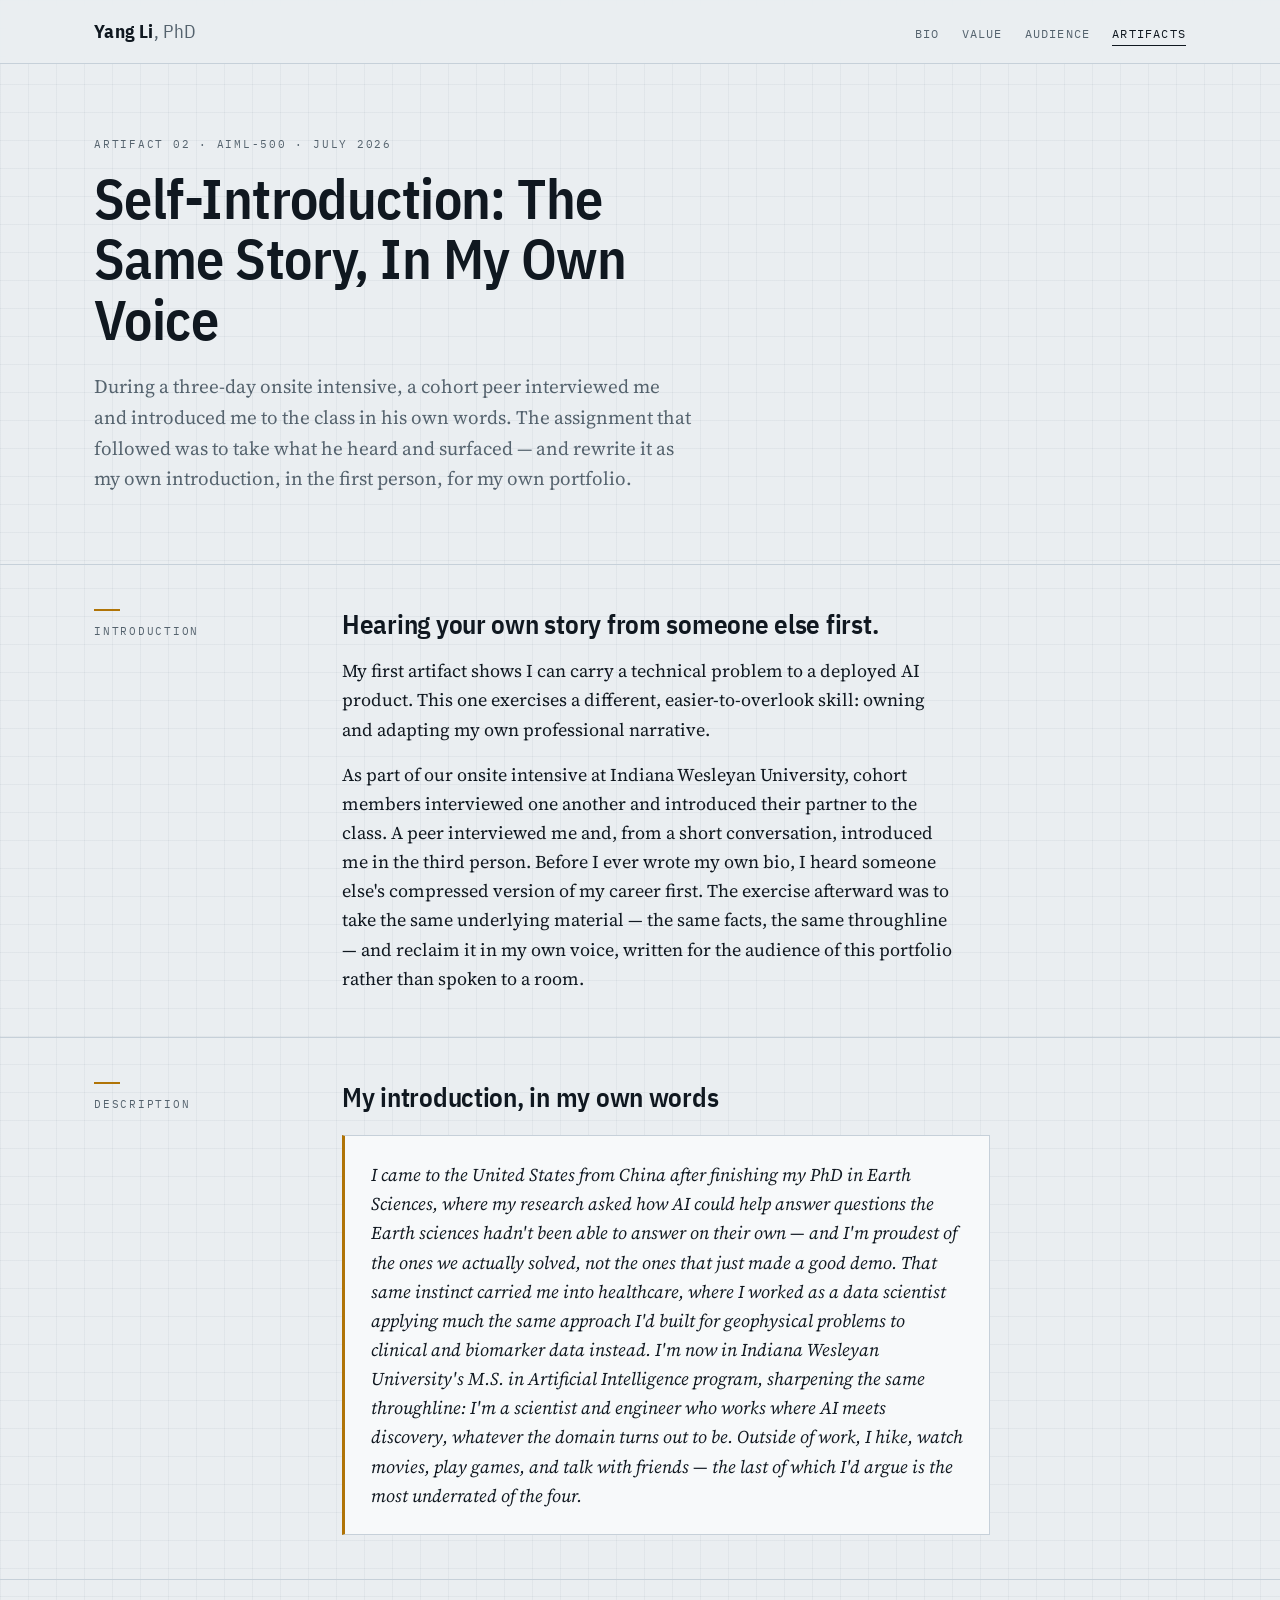
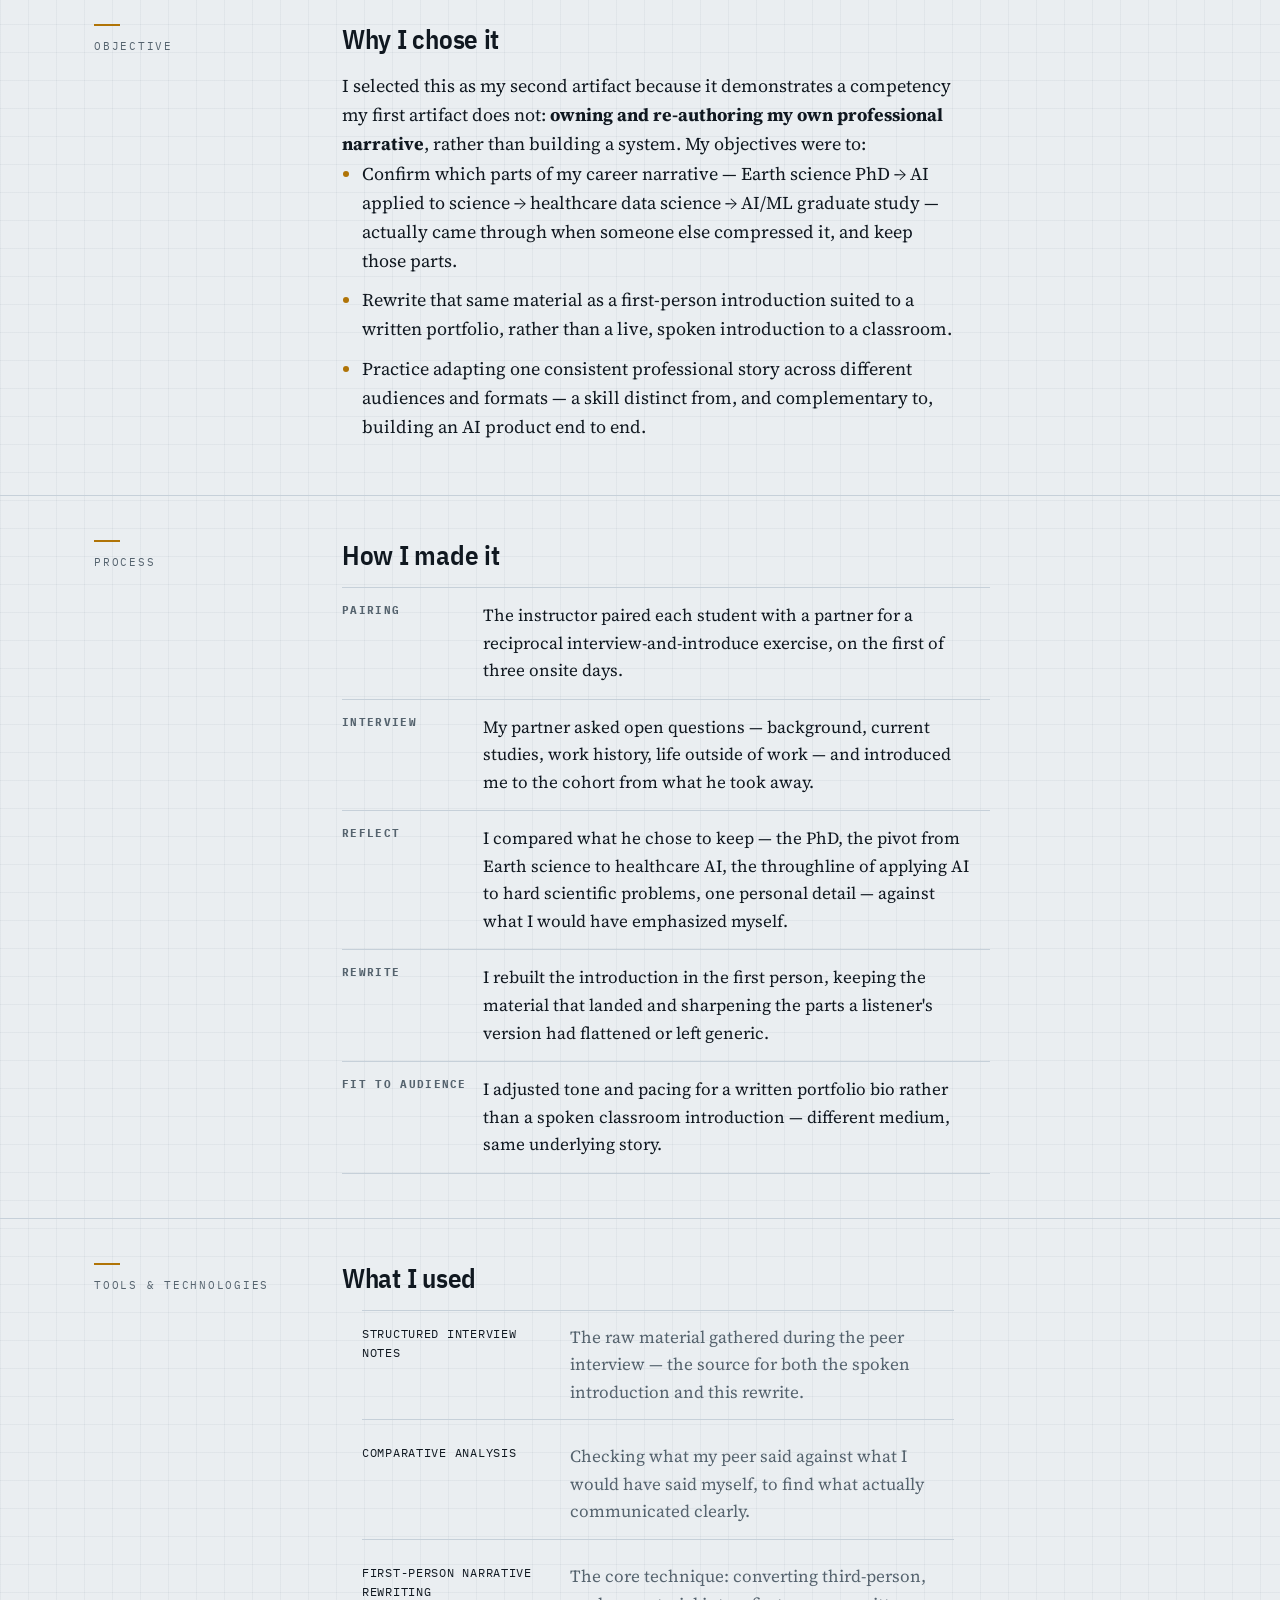
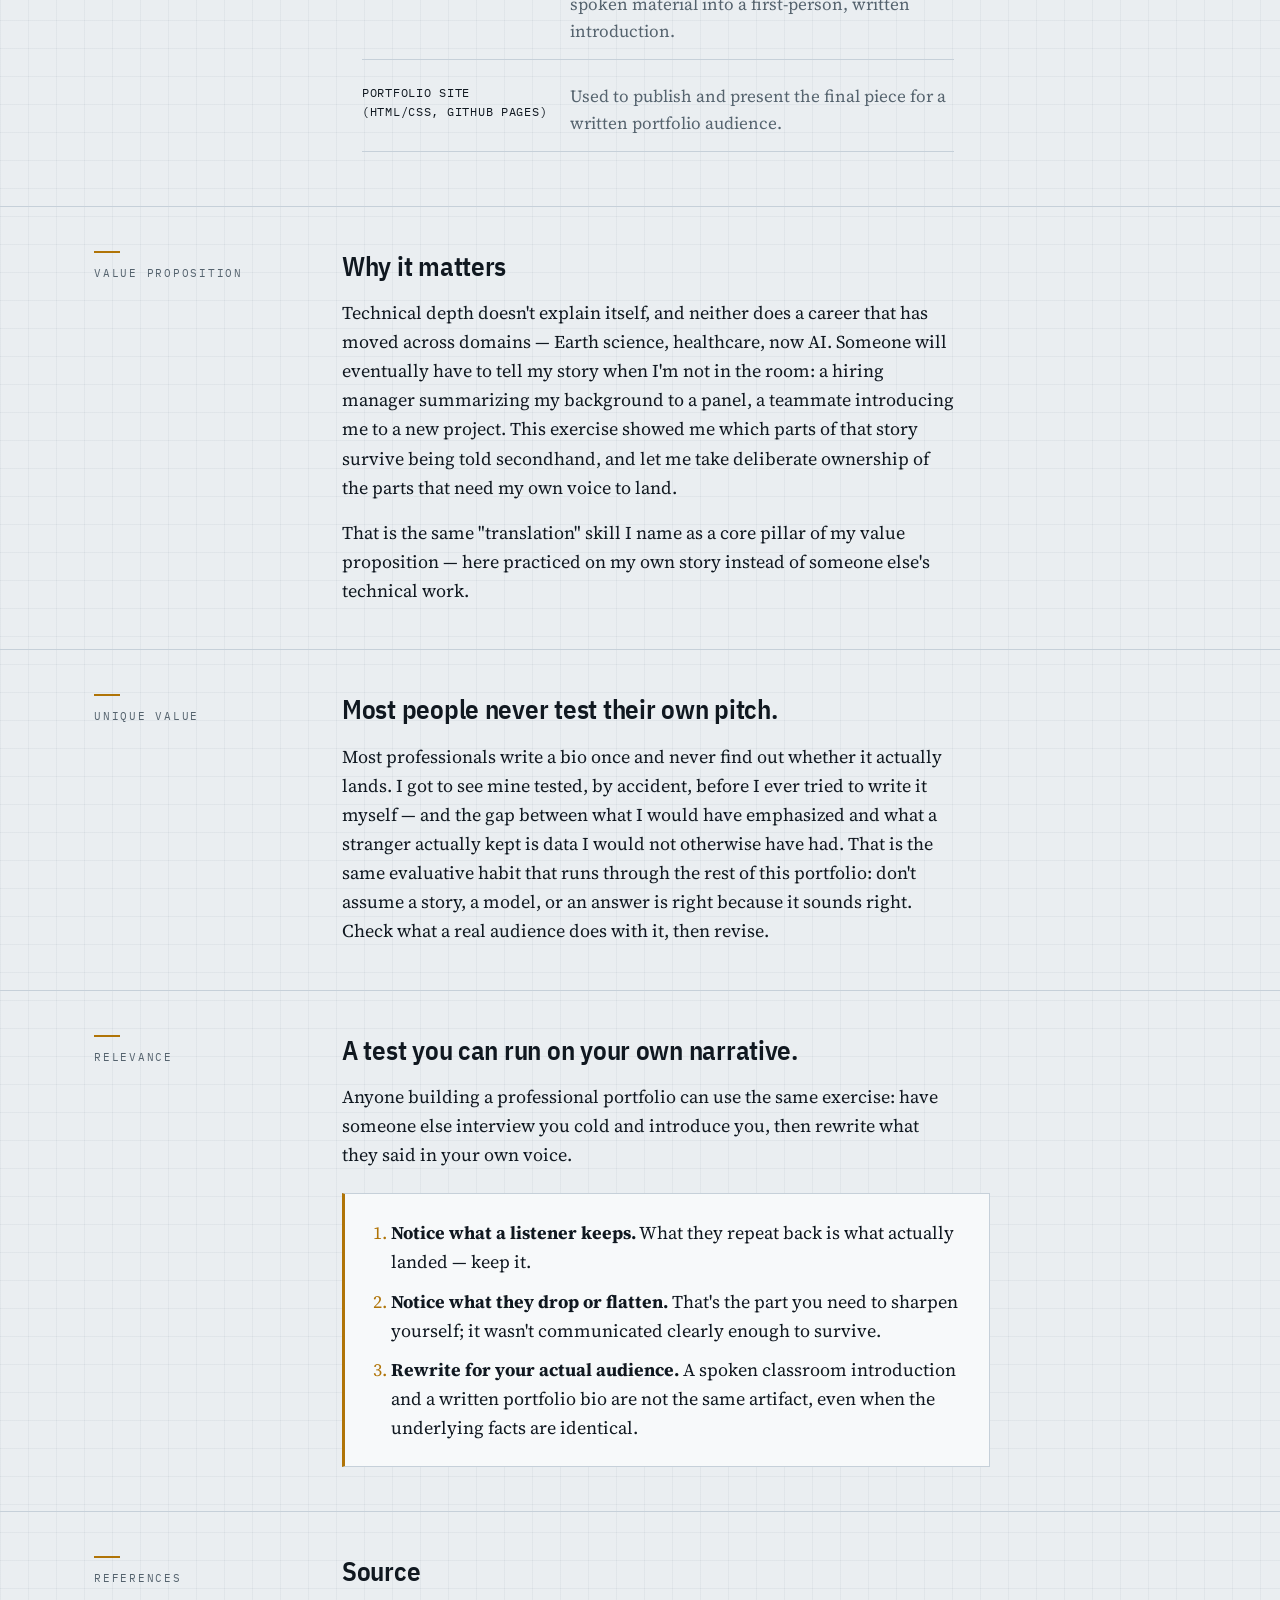
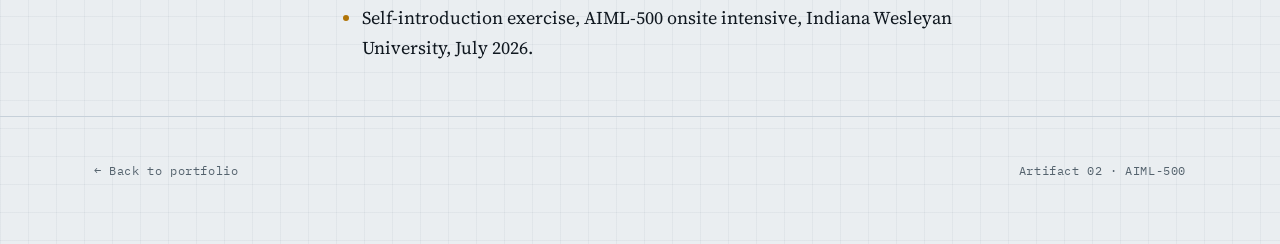
<file: artifacts/introduction.html>
<!DOCTYPE html>
<html lang="en">
<head>
<meta charset="utf-8">
<meta name="viewport" content="width=device-width, initial-scale=1">
<title>Self-Introduction — Artifact 02 — Yang Li</title>
<meta name="description" content="Turning a peer's spoken introduction into my own first-person professional narrative. Artifact 02 of Yang Li's professional portfolio.">
<link rel="preconnect" href="https://fonts.googleapis.com">
<link rel="preconnect" href="https://fonts.gstatic.com" crossorigin>
<link href="https://fonts.googleapis.com/css2?family=IBM+Plex+Mono:wght@400;500&family=IBM+Plex+Sans+Condensed:wght@600;700&family=Source+Serif+4:ital,opsz,wght@0,8..60,400;0,8..60,600;1,8..60,400&display=swap" rel="stylesheet">
<link rel="stylesheet" href="../assets/style.css">
</head>
<body>

<header class="masthead">
  <div class="wrap">
    <a class="brand" href="../index.html">Yang Li<span>, PhD</span></a>
    <nav class="nav">
      <a href="../index.html#bio">Bio</a>
      <a href="../index.html#value">Value</a>
      <a href="../index.html#audience">Audience</a>
      <a href="../index.html#artifacts" aria-current="page">Artifacts</a>
    </nav>
  </div>
</header>

<main>

  <!-- ===== TITLE ===== -->
  <section class="doc-head">
    <div class="wrap">
      <p class="eyebrow">Artifact 02 &middot; AIML-500 &middot; July 2026</p>
      <h1>Self-Introduction: The Same Story, In My Own Voice</h1>
      <p class="hero-lede">During a three-day onsite intensive, a cohort peer interviewed me and introduced me to the class in his own words. The assignment that followed was to take what he heard and surfaced &mdash; and rewrite it as my own introduction, in the first person, for my own portfolio.</p>
    </div>
  </section>

  <!-- ===== INTRODUCTION ===== -->
  <section class="field">
    <div class="wrap field-grid">
      <div class="section-label">Introduction</div>
      <div>
        <h2>Hearing your own story from someone else first.</h2>
        <p>My first artifact shows I can carry a technical problem to a deployed AI product. This one exercises a different, easier-to-overlook skill: owning and adapting my own professional narrative.</p>
        <p>As part of our onsite intensive at Indiana Wesleyan University, cohort members interviewed one another and introduced their partner to the class. A peer interviewed me and, from a short conversation, introduced me in the third person. Before I ever wrote my own bio, I heard someone else's compressed version of my career first. The exercise afterward was to take the same underlying material &mdash; the same facts, the same throughline &mdash; and reclaim it in my own voice, written for the audience of this portfolio rather than spoken to a room.</p>
      </div>
    </div>
  </section>

  <!-- ===== DESCRIPTION ===== -->
  <section class="field">
    <div class="wrap field-grid">
      <div class="section-label">Description</div>
      <div>
        <h2>My introduction, in my own words</h2>
        <div class="takeaway">
          <p style="margin:0; font-style:italic; font-size:18px;">I came to the United States from China after finishing my PhD in Earth Sciences, where my research asked how AI could help answer questions the Earth sciences hadn't been able to answer on their own &mdash; and I'm proudest of the ones we actually solved, not the ones that just made a good demo. That same instinct carried me into healthcare, where I worked as a data scientist applying much the same approach I'd built for geophysical problems to clinical and biomarker data instead. I'm now in Indiana Wesleyan University's M.S. in Artificial Intelligence program, sharpening the same throughline: I'm a scientist and engineer who works where AI meets discovery, whatever the domain turns out to be. Outside of work, I hike, watch movies, play games, and talk with friends &mdash; the last of which I'd argue is the most underrated of the four.</p>
        </div>
      </div>
    </div>
  </section>

  <!-- ===== OBJECTIVE ===== -->
  <section class="field">
    <div class="wrap field-grid">
      <div class="section-label">Objective</div>
      <div>
        <h2>Why I chose it</h2>
        <p>I selected this as my second artifact because it demonstrates a competency my first artifact does not: <strong>owning and re-authoring my own professional narrative</strong>, rather than building a system. My objectives were to:</p>
        <ul>
          <li>Confirm which parts of my career narrative &mdash; Earth science PhD &rarr; AI applied to science &rarr; healthcare data science &rarr; AI/ML graduate study &mdash; actually came through when someone else compressed it, and keep those parts.</li>
          <li>Rewrite that same material as a first-person introduction suited to a written portfolio, rather than a live, spoken introduction to a classroom.</li>
          <li>Practice adapting one consistent professional story across different audiences and formats &mdash; a skill distinct from, and complementary to, building an AI product end to end.</li>
        </ul>
      </div>
    </div>
  </section>

  <!-- ===== PROCESS ===== -->
  <section class="field">
    <div class="wrap field-grid">
      <div class="section-label">Process</div>
      <div>
        <h2>How I made it</h2>
        <table class="process">
          <tr>
            <th>Pairing</th>
            <td>The instructor paired each student with a partner for a reciprocal interview-and-introduce exercise, on the first of three onsite days.</td>
          </tr>
          <tr>
            <th>Interview</th>
            <td>My partner asked open questions &mdash; background, current studies, work history, life outside of work &mdash; and introduced me to the cohort from what he took away.</td>
          </tr>
          <tr>
            <th>Reflect</th>
            <td>I compared what he chose to keep &mdash; the PhD, the pivot from Earth science to healthcare AI, the throughline of applying AI to hard scientific problems, one personal detail &mdash; against what I would have emphasized myself.</td>
          </tr>
          <tr>
            <th>Rewrite</th>
            <td>I rebuilt the introduction in the first person, keeping the material that landed and sharpening the parts a listener's version had flattened or left generic.</td>
          </tr>
          <tr>
            <th>Fit to audience</th>
            <td>I adjusted tone and pacing for a written portfolio bio rather than a spoken classroom introduction &mdash; different medium, same underlying story.</td>
          </tr>
        </table>
      </div>
    </div>
  </section>

  <!-- ===== TOOLS ===== -->
  <section class="field">
    <div class="wrap field-grid">
      <div class="section-label">Tools &amp; technologies</div>
      <div>
        <h2>What I used</h2>
        <ul class="tool-list">
          <li><span class="t">Structured interview notes</span><span class="d">The raw material gathered during the peer interview &mdash; the source for both the spoken introduction and this rewrite.</span></li>
          <li><span class="t">Comparative analysis</span><span class="d">Checking what my peer said against what I would have said myself, to find what actually communicated clearly.</span></li>
          <li><span class="t">First-person narrative rewriting</span><span class="d">The core technique: converting third-person, spoken material into a first-person, written introduction.</span></li>
          <li><span class="t">Portfolio site (HTML/CSS, GitHub Pages)</span><span class="d">Used to publish and present the final piece for a written portfolio audience.</span></li>
        </ul>
      </div>
    </div>
  </section>

  <!-- ===== VALUE PROPOSITION ===== -->
  <section class="field">
    <div class="wrap field-grid">
      <div class="section-label">Value proposition</div>
      <div>
        <h2>Why it matters</h2>
        <p>Technical depth doesn't explain itself, and neither does a career that has moved across domains &mdash; Earth science, healthcare, now AI. Someone will eventually have to tell my story when I'm not in the room: a hiring manager summarizing my background to a panel, a teammate introducing me to a new project. This exercise showed me which parts of that story survive being told secondhand, and let me take deliberate ownership of the parts that need my own voice to land.</p>
        <p>That is the same "translation" skill I name as a core pillar of my value proposition &mdash; here practiced on my own story instead of someone else's technical work.</p>
      </div>
    </div>
  </section>

  <!-- ===== UNIQUE VALUE ===== -->
  <section class="field">
    <div class="wrap field-grid">
      <div class="section-label">Unique value</div>
      <div>
        <h2>Most people never test their own pitch.</h2>
        <p>Most professionals write a bio once and never find out whether it actually lands. I got to see mine tested, by accident, before I ever tried to write it myself &mdash; and the gap between what I would have emphasized and what a stranger actually kept is data I would not otherwise have had. That is the same evaluative habit that runs through the rest of this portfolio: don't assume a story, a model, or an answer is right because it sounds right. Check what a real audience does with it, then revise.</p>
      </div>
    </div>
  </section>

  <!-- ===== RELEVANCE ===== -->
  <section class="field">
    <div class="wrap field-grid">
      <div class="section-label">Relevance</div>
      <div>
        <h2>A test you can run on your own narrative.</h2>
        <p>Anyone building a professional portfolio can use the same exercise: have someone else interview you cold and introduce you, then rewrite what they said in your own voice.</p>
        <div class="takeaway">
          <ol>
            <li><strong>Notice what a listener keeps.</strong> What they repeat back is what actually landed &mdash; keep it.</li>
            <li><strong>Notice what they drop or flatten.</strong> That's the part you need to sharpen yourself; it wasn't communicated clearly enough to survive.</li>
            <li><strong>Rewrite for your actual audience.</strong> A spoken classroom introduction and a written portfolio bio are not the same artifact, even when the underlying facts are identical.</li>
          </ol>
        </div>
      </div>
    </div>
  </section>

  <!-- ===== REFERENCES ===== -->
  <section class="field">
    <div class="wrap field-grid">
      <div class="section-label">References</div>
      <div>
        <h2>Source</h2>
        <ul>
          <li>Self-introduction exercise, AIML-500 onsite intensive, Indiana Wesleyan University, July 2026.</li>
        </ul>
      </div>
    </div>
  </section>

</main>

<footer class="foot">
  <div class="wrap" style="display:flex;justify-content:space-between;gap:16px;flex-wrap:wrap;width:100%;">
    <span><a href="../index.html" style="border:0;color:inherit;">&larr; Back to portfolio</a></span>
    <span>Artifact 02 &middot; AIML-500</span>
  </div>
</footer>

</body>
</html>
</file>
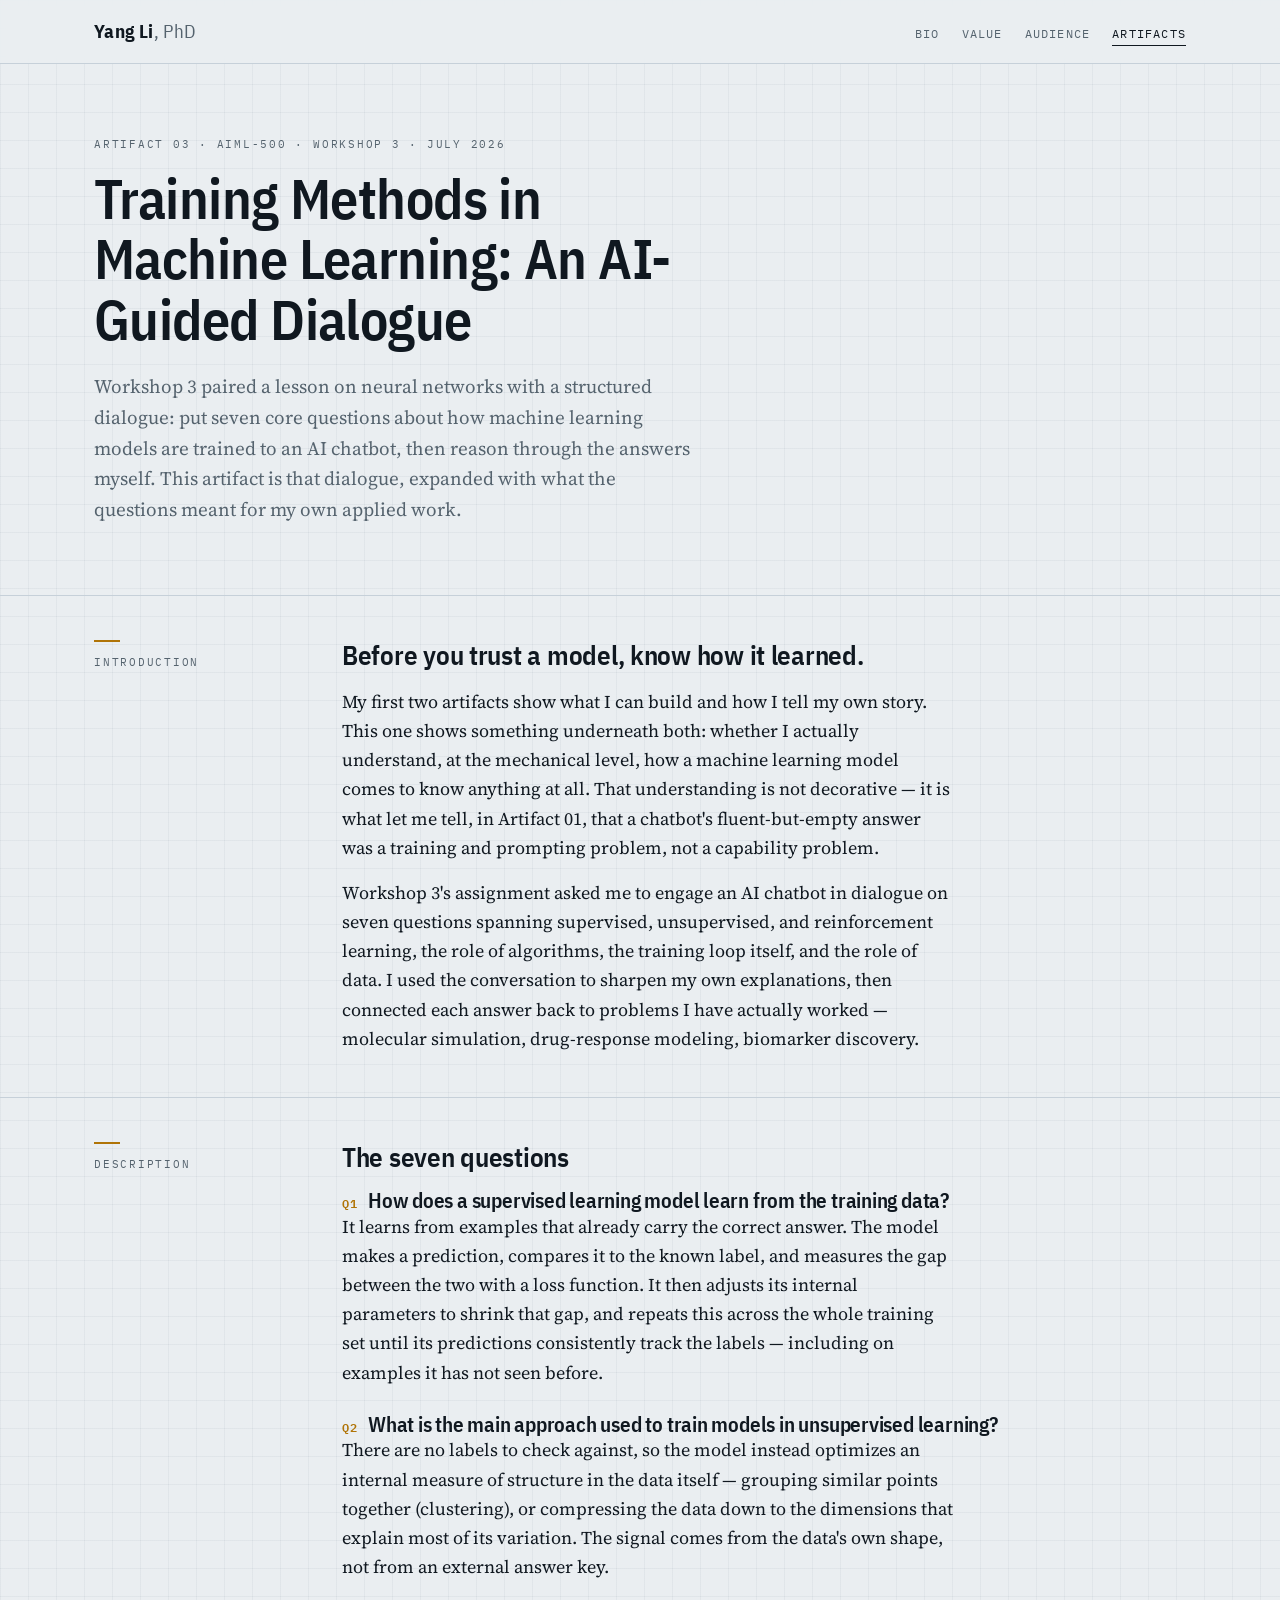
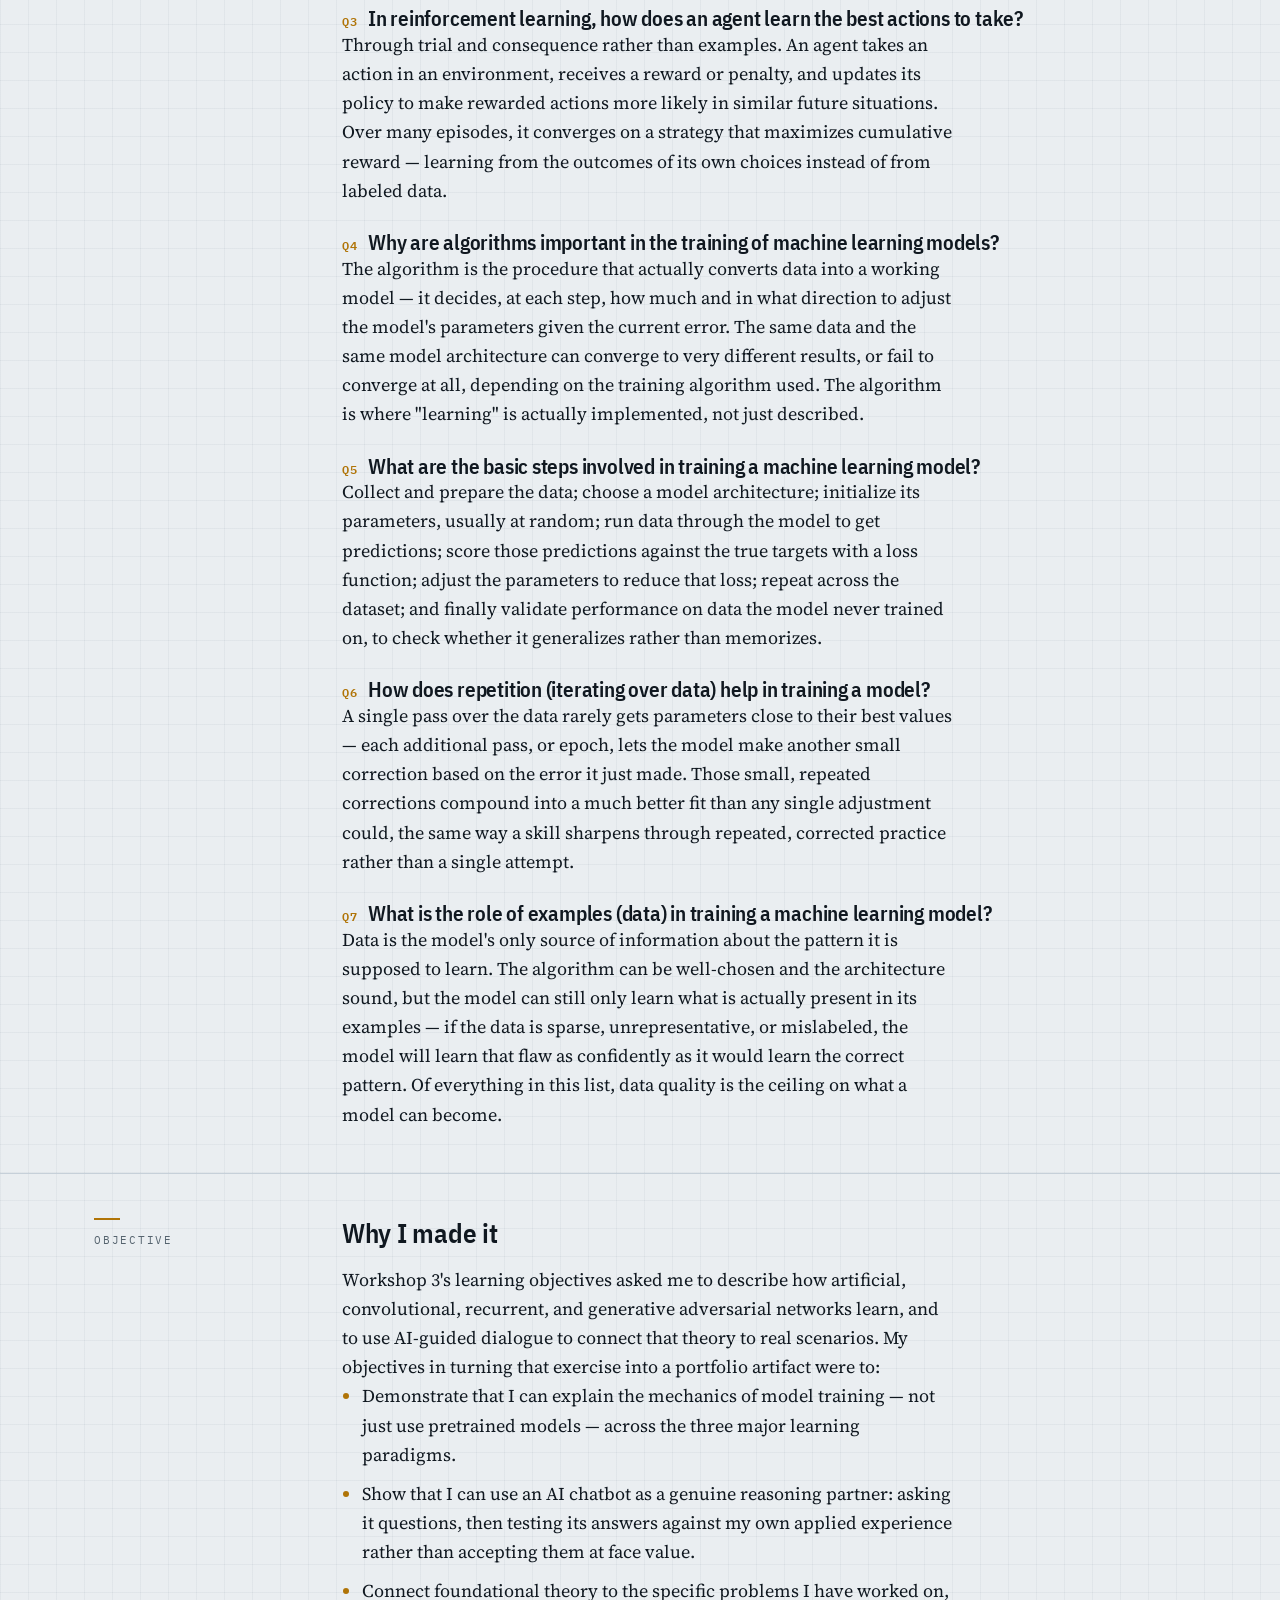
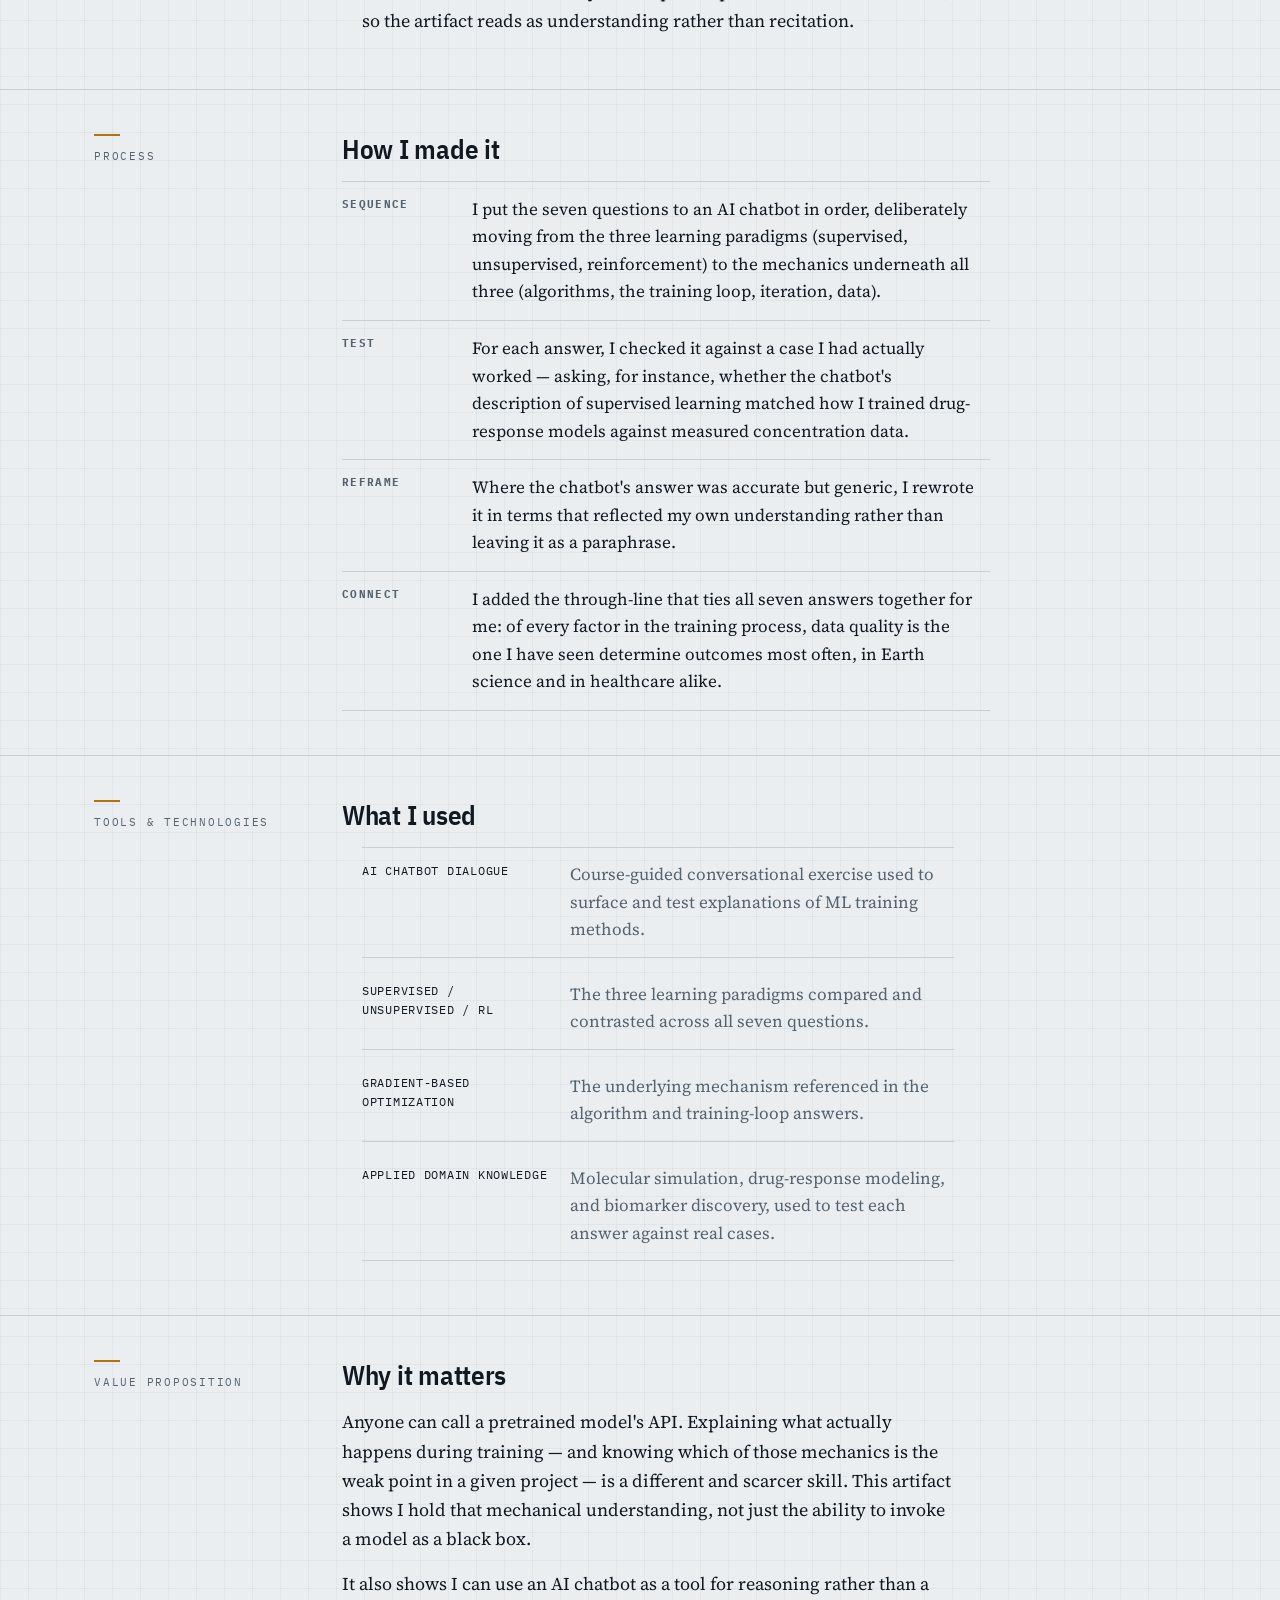
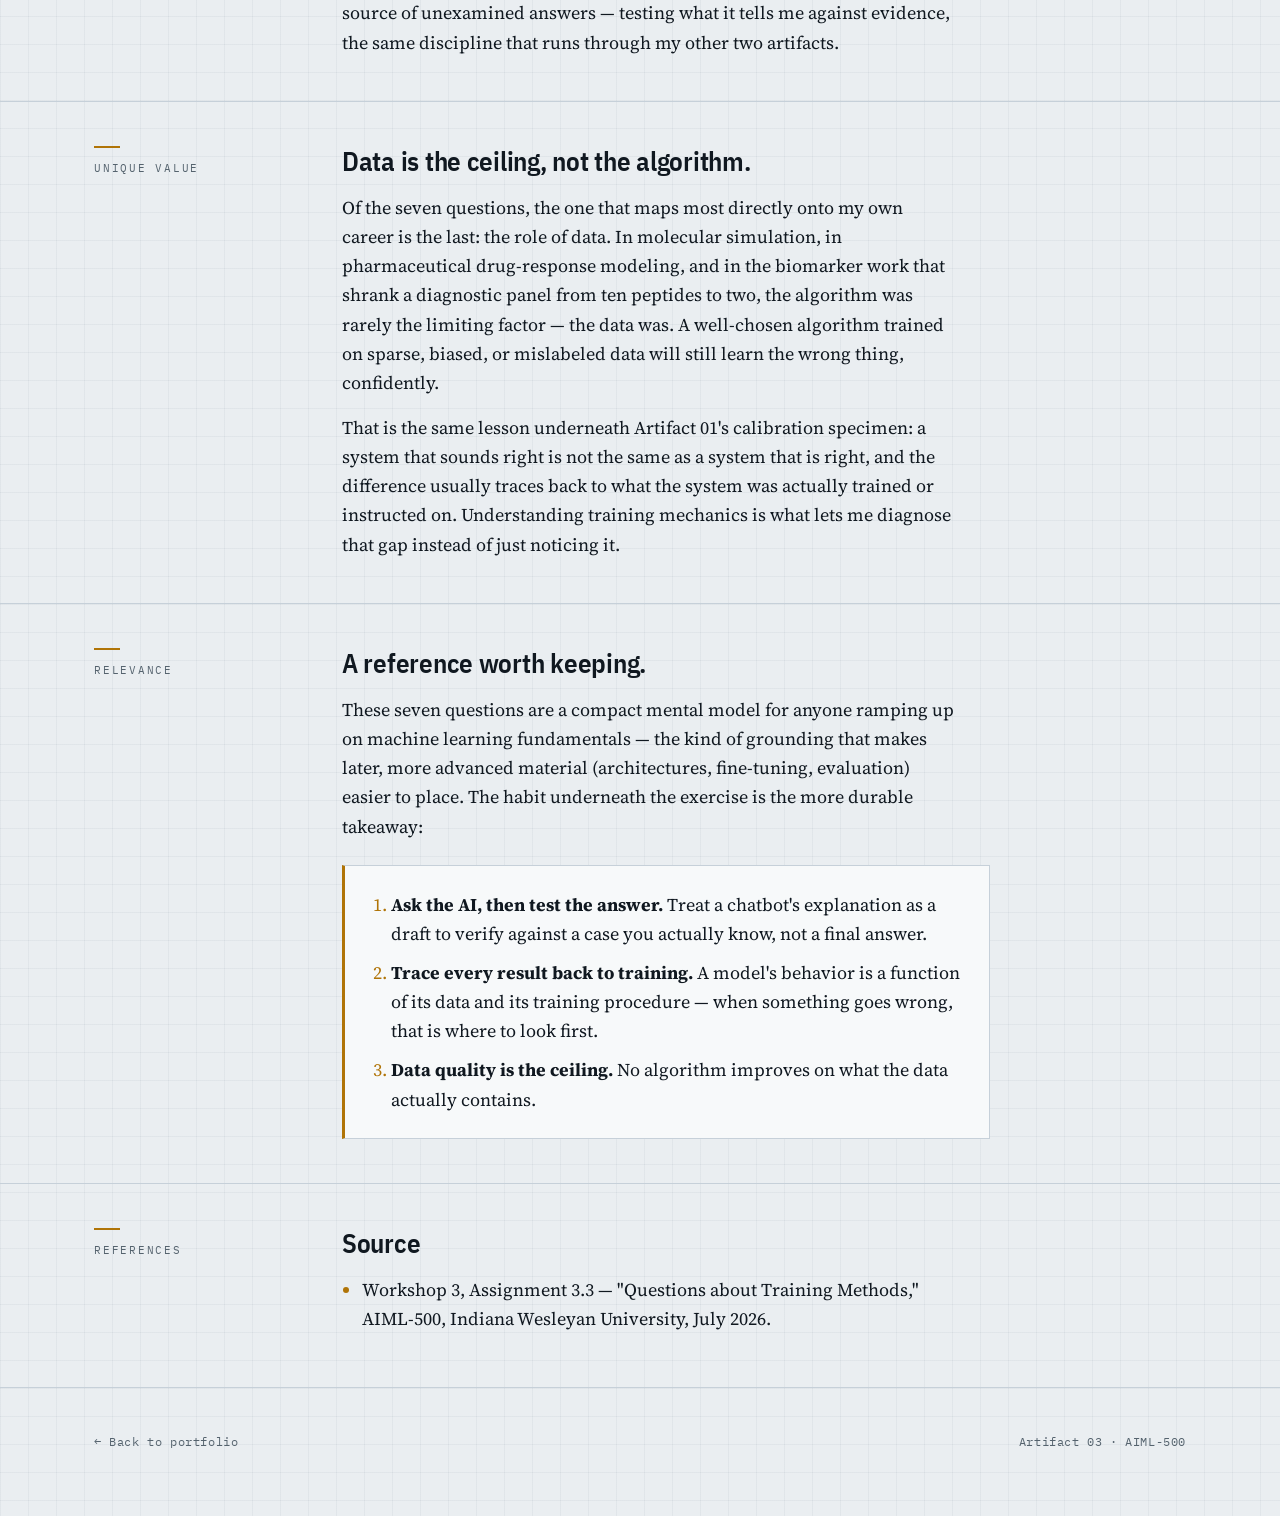
<file: artifacts/training-methods.html>
<!DOCTYPE html>
<html lang="en">
<head>
<meta charset="utf-8">
<meta name="viewport" content="width=device-width, initial-scale=1">
<title>Training Methods in Machine Learning — Artifact 03 — Yang Li</title>
<meta name="description" content="An AI-guided dialogue on how supervised, unsupervised, and reinforcement learning models are trained, with reflection tying the concepts to applied science and healthcare data work. Artifact 03 of Yang Li's professional portfolio.">
<link rel="preconnect" href="https://fonts.googleapis.com">
<link rel="preconnect" href="https://fonts.gstatic.com" crossorigin>
<link href="https://fonts.googleapis.com/css2?family=IBM+Plex+Mono:wght@400;500&family=IBM+Plex+Sans+Condensed:wght@600;700&family=Source+Serif+4:ital,opsz,wght@0,8..60,400;0,8..60,600;1,8..60,400&display=swap" rel="stylesheet">
<link rel="stylesheet" href="../assets/style.css">
</head>
<body>

<header class="masthead">
  <div class="wrap">
    <a class="brand" href="../index.html">Yang Li<span>, PhD</span></a>
    <nav class="nav">
      <a href="../index.html#bio">Bio</a>
      <a href="../index.html#value">Value</a>
      <a href="../index.html#audience">Audience</a>
      <a href="../index.html#artifacts" aria-current="page">Artifacts</a>
    </nav>
  </div>
</header>

<main>

  <!-- ===== TITLE ===== -->
  <section class="doc-head">
    <div class="wrap">
      <p class="eyebrow">Artifact 03 &middot; AIML-500 &middot; Workshop 3 &middot; July 2026</p>
      <h1>Training Methods in Machine Learning: An AI-Guided Dialogue</h1>
      <p class="hero-lede">Workshop 3 paired a lesson on neural networks with a structured dialogue: put seven core questions about how machine learning models are trained to an AI chatbot, then reason through the answers myself. This artifact is that dialogue, expanded with what the questions meant for my own applied work.</p>
    </div>
  </section>

  <!-- ===== INTRODUCTION ===== -->
  <section class="field">
    <div class="wrap field-grid">
      <div class="section-label">Introduction</div>
      <div>
        <h2>Before you trust a model, know how it learned.</h2>
        <p>My first two artifacts show what I can build and how I tell my own story. This one shows something underneath both: whether I actually understand, at the mechanical level, how a machine learning model comes to know anything at all. That understanding is not decorative &mdash; it is what let me tell, in Artifact 01, that a chatbot's fluent-but-empty answer was a training and prompting problem, not a capability problem.</p>
        <p>Workshop 3's assignment asked me to engage an AI chatbot in dialogue on seven questions spanning supervised, unsupervised, and reinforcement learning, the role of algorithms, the training loop itself, and the role of data. I used the conversation to sharpen my own explanations, then connected each answer back to problems I have actually worked &mdash; molecular simulation, drug-response modeling, biomarker discovery.</p>
      </div>
    </div>
  </section>

  <!-- ===== DESCRIPTION ===== -->
  <section class="field">
    <div class="wrap field-grid">
      <div class="section-label">Description</div>
      <div>
        <h2>The seven questions</h2>

        <h3><span style="color:var(--amber); font-family:var(--mono); font-size:12px; letter-spacing:.08em; margin-right:10px;">Q1</span>How does a supervised learning model learn from the training data?</h3>
        <p>It learns from examples that already carry the correct answer. The model makes a prediction, compares it to the known label, and measures the gap between the two with a loss function. It then adjusts its internal parameters to shrink that gap, and repeats this across the whole training set until its predictions consistently track the labels &mdash; including on examples it has not seen before.</p>

        <h3 style="margin-top:26px;"><span style="color:var(--amber); font-family:var(--mono); font-size:12px; letter-spacing:.08em; margin-right:10px;">Q2</span>What is the main approach used to train models in unsupervised learning?</h3>
        <p>There are no labels to check against, so the model instead optimizes an internal measure of structure in the data itself &mdash; grouping similar points together (clustering), or compressing the data down to the dimensions that explain most of its variation. The signal comes from the data's own shape, not from an external answer key.</p>

        <h3 style="margin-top:26px;"><span style="color:var(--amber); font-family:var(--mono); font-size:12px; letter-spacing:.08em; margin-right:10px;">Q3</span>In reinforcement learning, how does an agent learn the best actions to take?</h3>
        <p>Through trial and consequence rather than examples. An agent takes an action in an environment, receives a reward or penalty, and updates its policy to make rewarded actions more likely in similar future situations. Over many episodes, it converges on a strategy that maximizes cumulative reward &mdash; learning from the outcomes of its own choices instead of from labeled data.</p>

        <h3 style="margin-top:26px;"><span style="color:var(--amber); font-family:var(--mono); font-size:12px; letter-spacing:.08em; margin-right:10px;">Q4</span>Why are algorithms important in the training of machine learning models?</h3>
        <p>The algorithm is the procedure that actually converts data into a working model &mdash; it decides, at each step, how much and in what direction to adjust the model's parameters given the current error. The same data and the same model architecture can converge to very different results, or fail to converge at all, depending on the training algorithm used. The algorithm is where "learning" is actually implemented, not just described.</p>

        <h3 style="margin-top:26px;"><span style="color:var(--amber); font-family:var(--mono); font-size:12px; letter-spacing:.08em; margin-right:10px;">Q5</span>What are the basic steps involved in training a machine learning model?</h3>
        <p>Collect and prepare the data; choose a model architecture; initialize its parameters, usually at random; run data through the model to get predictions; score those predictions against the true targets with a loss function; adjust the parameters to reduce that loss; repeat across the dataset; and finally validate performance on data the model never trained on, to check whether it generalizes rather than memorizes.</p>

        <h3 style="margin-top:26px;"><span style="color:var(--amber); font-family:var(--mono); font-size:12px; letter-spacing:.08em; margin-right:10px;">Q6</span>How does repetition (iterating over data) help in training a model?</h3>
        <p>A single pass over the data rarely gets parameters close to their best values &mdash; each additional pass, or epoch, lets the model make another small correction based on the error it just made. Those small, repeated corrections compound into a much better fit than any single adjustment could, the same way a skill sharpens through repeated, corrected practice rather than a single attempt.</p>

        <h3 style="margin-top:26px;"><span style="color:var(--amber); font-family:var(--mono); font-size:12px; letter-spacing:.08em; margin-right:10px;">Q7</span>What is the role of examples (data) in training a machine learning model?</h3>
        <p>Data is the model's only source of information about the pattern it is supposed to learn. The algorithm can be well-chosen and the architecture sound, but the model can still only learn what is actually present in its examples &mdash; if the data is sparse, unrepresentative, or mislabeled, the model will learn that flaw as confidently as it would learn the correct pattern. Of everything in this list, data quality is the ceiling on what a model can become.</p>
      </div>
    </div>
  </section>

  <!-- ===== OBJECTIVE ===== -->
  <section class="field">
    <div class="wrap field-grid">
      <div class="section-label">Objective</div>
      <div>
        <h2>Why I made it</h2>
        <p>Workshop 3's learning objectives asked me to describe how artificial, convolutional, recurrent, and generative adversarial networks learn, and to use AI-guided dialogue to connect that theory to real scenarios. My objectives in turning that exercise into a portfolio artifact were to:</p>
        <ul>
          <li>Demonstrate that I can explain the mechanics of model training &mdash; not just use pretrained models &mdash; across the three major learning paradigms.</li>
          <li>Show that I can use an AI chatbot as a genuine reasoning partner: asking it questions, then testing its answers against my own applied experience rather than accepting them at face value.</li>
          <li>Connect foundational theory to the specific problems I have worked on, so the artifact reads as understanding rather than recitation.</li>
        </ul>
      </div>
    </div>
  </section>

  <!-- ===== PROCESS ===== -->
  <section class="field">
    <div class="wrap field-grid">
      <div class="section-label">Process</div>
      <div>
        <h2>How I made it</h2>
        <table class="process">
          <tr>
            <th>Sequence</th>
            <td>I put the seven questions to an AI chatbot in order, deliberately moving from the three learning paradigms (supervised, unsupervised, reinforcement) to the mechanics underneath all three (algorithms, the training loop, iteration, data).</td>
          </tr>
          <tr>
            <th>Test</th>
            <td>For each answer, I checked it against a case I had actually worked &mdash; asking, for instance, whether the chatbot's description of supervised learning matched how I trained drug-response models against measured concentration data.</td>
          </tr>
          <tr>
            <th>Reframe</th>
            <td>Where the chatbot's answer was accurate but generic, I rewrote it in terms that reflected my own understanding rather than leaving it as a paraphrase.</td>
          </tr>
          <tr>
            <th>Connect</th>
            <td>I added the through-line that ties all seven answers together for me: of every factor in the training process, data quality is the one I have seen determine outcomes most often, in Earth science and in healthcare alike.</td>
          </tr>
        </table>
      </div>
    </div>
  </section>

  <!-- ===== TOOLS ===== -->
  <section class="field">
    <div class="wrap field-grid">
      <div class="section-label">Tools &amp; technologies</div>
      <div>
        <h2>What I used</h2>
        <ul class="tool-list">
          <li><span class="t">AI chatbot dialogue</span><span class="d">Course-guided conversational exercise used to surface and test explanations of ML training methods.</span></li>
          <li><span class="t">Supervised / unsupervised / RL</span><span class="d">The three learning paradigms compared and contrasted across all seven questions.</span></li>
          <li><span class="t">Gradient-based optimization</span><span class="d">The underlying mechanism referenced in the algorithm and training-loop answers.</span></li>
          <li><span class="t">Applied domain knowledge</span><span class="d">Molecular simulation, drug-response modeling, and biomarker discovery, used to test each answer against real cases.</span></li>
        </ul>
      </div>
    </div>
  </section>

  <!-- ===== VALUE PROPOSITION ===== -->
  <section class="field">
    <div class="wrap field-grid">
      <div class="section-label">Value proposition</div>
      <div>
        <h2>Why it matters</h2>
        <p>Anyone can call a pretrained model's API. Explaining what actually happens during training &mdash; and knowing which of those mechanics is the weak point in a given project &mdash; is a different and scarcer skill. This artifact shows I hold that mechanical understanding, not just the ability to invoke a model as a black box.</p>
        <p>It also shows I can use an AI chatbot as a tool for reasoning rather than a source of unexamined answers &mdash; testing what it tells me against evidence, the same discipline that runs through my other two artifacts.</p>
      </div>
    </div>
  </section>

  <!-- ===== UNIQUE VALUE ===== -->
  <section class="field">
    <div class="wrap field-grid">
      <div class="section-label">Unique value</div>
      <div>
        <h2>Data is the ceiling, not the algorithm.</h2>
        <p>Of the seven questions, the one that maps most directly onto my own career is the last: the role of data. In molecular simulation, in pharmaceutical drug-response modeling, and in the biomarker work that shrank a diagnostic panel from ten peptides to two, the algorithm was rarely the limiting factor &mdash; the data was. A well-chosen algorithm trained on sparse, biased, or mislabeled data will still learn the wrong thing, confidently.</p>
        <p>That is the same lesson underneath Artifact 01's calibration specimen: a system that sounds right is not the same as a system that is right, and the difference usually traces back to what the system was actually trained or instructed on. Understanding training mechanics is what lets me diagnose that gap instead of just noticing it.</p>
      </div>
    </div>
  </section>

  <!-- ===== RELEVANCE ===== -->
  <section class="field">
    <div class="wrap field-grid">
      <div class="section-label">Relevance</div>
      <div>
        <h2>A reference worth keeping.</h2>
        <p>These seven questions are a compact mental model for anyone ramping up on machine learning fundamentals &mdash; the kind of grounding that makes later, more advanced material (architectures, fine-tuning, evaluation) easier to place. The habit underneath the exercise is the more durable takeaway:</p>
        <div class="takeaway">
          <ol>
            <li><strong>Ask the AI, then test the answer.</strong> Treat a chatbot's explanation as a draft to verify against a case you actually know, not a final answer.</li>
            <li><strong>Trace every result back to training.</strong> A model's behavior is a function of its data and its training procedure &mdash; when something goes wrong, that is where to look first.</li>
            <li><strong>Data quality is the ceiling.</strong> No algorithm improves on what the data actually contains.</li>
          </ol>
        </div>
      </div>
    </div>
  </section>

  <!-- ===== REFERENCES ===== -->
  <section class="field">
    <div class="wrap field-grid">
      <div class="section-label">References</div>
      <div>
        <h2>Source</h2>
        <ul>
          <li>Workshop 3, Assignment 3.3 &mdash; "Questions about Training Methods," AIML-500, Indiana Wesleyan University, July 2026.</li>
        </ul>
      </div>
    </div>
  </section>

</main>

<footer class="foot">
  <div class="wrap" style="display:flex;justify-content:space-between;gap:16px;flex-wrap:wrap;width:100%;">
    <span><a href="../index.html" style="border:0;color:inherit;">&larr; Back to portfolio</a></span>
    <span>Artifact 03 &middot; AIML-500</span>
  </div>
</footer>

</body>
</html>
</file>
<file: assets/style.css>
/* ============================================================
   Yang Li — Professional Portfolio
   Design: "lab notebook" — cool plotting-paper ground, engineered
   condensed display type, serif body (scientific paper vernacular),
   mono utility rail for labels. Signature element: the calibration
   specimen (v1 fails / v2 passes) that carries the site's thesis —
   plausible is not the same as right.
   ============================================================ */

:root {
  --paper:    #EAEEF1;
  --panel:    #F7F9FA;
  --ink:      #101820;
  --graphite: #55636E;
  --rule:     #C6D0D9;
  --signal:   #0B4F9E;
  --amber:    #B07407;
  --fail:     #98392C;

  --display: "IBM Plex Sans Condensed", "Arial Narrow", sans-serif;
  --body:    "Source Serif 4", Georgia, serif;
  --mono:    "IBM Plex Mono", ui-monospace, monospace;

  --max: 1140px;
  --gutter: 24px;
}

*, *::before, *::after { box-sizing: border-box; }

html { scroll-behavior: smooth; }
@media (prefers-reduced-motion: reduce) {
  html { scroll-behavior: auto; }
  * { animation: none !important; transition: none !important; }
}

body {
  margin: 0;
  background: var(--paper);
  /* faint plotting grid */
  background-image:
    linear-gradient(to right, rgba(17,40,60,.045) 1px, transparent 1px),
    linear-gradient(to bottom, rgba(17,40,60,.045) 1px, transparent 1px);
  background-size: 28px 28px;
  color: var(--ink);
  font-family: var(--body);
  font-size: 18px;
  line-height: 1.62;
  -webkit-font-smoothing: antialiased;
}

.wrap { max-width: var(--max); margin: 0 auto; padding: 0 var(--gutter); }

a { color: var(--signal); text-decoration: none; border-bottom: 1px solid rgba(11,79,158,.35); }
a:hover { border-bottom-color: var(--signal); }
a:focus-visible, button:focus-visible {
  outline: 2px solid var(--signal);
  outline-offset: 3px;
  border-radius: 2px;
}

/* ---------- utility type ---------- */

.eyebrow {
  font-family: var(--mono);
  font-size: 11px;
  letter-spacing: .16em;
  text-transform: uppercase;
  color: var(--graphite);
  margin: 0 0 14px;
}

h1, h2, h3 {
  font-family: var(--display);
  font-weight: 600;
  letter-spacing: -.01em;
  line-height: 1.08;
  margin: 0;
}

/* ---------- masthead ---------- */

.masthead {
  border-bottom: 1px solid var(--rule);
  background: rgba(234,238,241,.92);
  backdrop-filter: blur(6px);
  position: sticky;
  top: 0;
  z-index: 20;
}
.masthead .wrap {
  display: flex;
  align-items: baseline;
  justify-content: space-between;
  gap: 20px;
  padding-top: 16px;
  padding-bottom: 16px;
  flex-wrap: wrap;
}
.brand {
  font-family: var(--display);
  font-weight: 700;
  font-size: 19px;
  letter-spacing: .02em;
  color: var(--ink);
  border: 0;
}
.brand span { color: var(--graphite); font-weight: 400; }
.nav { display: flex; gap: 22px; }
.nav a {
  font-family: var(--mono);
  font-size: 12px;
  letter-spacing: .1em;
  text-transform: uppercase;
  color: var(--graphite);
  border: 0;
  padding-bottom: 2px;
  border-bottom: 1px solid transparent;
}
.nav a:hover, .nav a[aria-current="page"] { color: var(--ink); border-bottom-color: var(--ink); }

/* ---------- hero ---------- */

.hero { padding: 88px 0 64px; }
.hero-grid {
  display: grid;
  grid-template-columns: 1.05fr .95fr;
  gap: 64px;
  align-items: start;
}
.hero h1 {
  font-size: clamp(42px, 5.6vw, 72px);
  line-height: 1.02;
  margin-bottom: 24px;
}
.hero h1 em {
  font-family: var(--body);
  font-style: italic;
  font-weight: 400;
  color: var(--signal);
}
.hero-lede {
  font-size: 20px;
  color: var(--graphite);
  max-width: 34ch;
  margin: 0 0 30px;
}
.hero-meta {
  font-family: var(--mono);
  font-size: 12px;
  letter-spacing: .06em;
  color: var(--graphite);
  border-top: 1px solid var(--rule);
  padding-top: 14px;
  display: flex;
  flex-wrap: wrap;
  gap: 6px 18px;
}

/* ---------- signature: calibration specimen ---------- */

.specimen {
  border: 1px solid var(--rule);
  background: var(--panel);
}
.specimen-head {
  font-family: var(--mono);
  font-size: 11px;
  letter-spacing: .13em;
  text-transform: uppercase;
  color: var(--graphite);
  padding: 12px 18px;
  border-bottom: 1px solid var(--rule);
  display: flex;
  justify-content: space-between;
  gap: 12px;
}
.trial { padding: 20px 18px; border-bottom: 1px solid var(--rule); }
.trial:last-child { border-bottom: 0; }
.trial-tag {
  font-family: var(--mono);
  font-size: 11px;
  letter-spacing: .1em;
  display: inline-flex;
  align-items: center;
  gap: 8px;
  margin-bottom: 10px;
}
.stamp {
  font-family: var(--mono);
  font-size: 10px;
  letter-spacing: .14em;
  padding: 2px 7px;
  border: 1px solid currentColor;
}
.trial--fail .trial-tag, .trial--fail .stamp { color: var(--fail); }
.trial--pass .trial-tag, .trial--pass .stamp { color: var(--signal); }
.trial p { margin: 0; font-size: 16px; }
.trial .quote { color: var(--ink); }
.trial .verdict {
  font-family: var(--mono);
  font-size: 12px;
  line-height: 1.55;
  color: var(--graphite);
  margin-top: 10px;
}
.specimen-foot {
  padding: 14px 18px;
  border-top: 1px solid var(--rule);
  font-family: var(--mono);
  font-size: 11px;
  letter-spacing: .04em;
  color: var(--graphite);
  background: rgba(11,79,158,.04);
}

/* ---------- sections ---------- */

.section { padding: 72px 0; border-top: 1px solid var(--rule); }
.section-grid {
  display: grid;
  grid-template-columns: 200px 1fr;
  gap: 48px;
  align-items: start;
}
.section-label {
  font-family: var(--mono);
  font-size: 11px;
  letter-spacing: .16em;
  text-transform: uppercase;
  color: var(--graphite);
  position: sticky;
  top: 92px;
}
.section-label::before {
  content: "";
  display: block;
  width: 26px;
  height: 2px;
  background: var(--amber);
  margin-bottom: 12px;
}
.section h2 {
  font-size: clamp(28px, 3.2vw, 38px);
  margin-bottom: 22px;
  max-width: 22ch;
}
.section p { max-width: 68ch; }
.section p + p { margin-top: 18px; }

/* ---------- value proposition ---------- */

.claim {
  font-family: var(--display);
  font-size: clamp(24px, 3vw, 34px);
  font-weight: 600;
  line-height: 1.2;
  border-left: 3px solid var(--amber);
  padding-left: 22px;
  margin: 0 0 36px;
  max-width: 26ch;
}
.pillars { display: grid; gap: 28px; }
.pillar { border-top: 1px solid var(--rule); padding-top: 16px; }
.pillar h3 {
  font-size: 19px;
  margin-bottom: 8px;
  display: flex;
  align-items: baseline;
  gap: 10px;
}
.pillar h3 .n {
  font-family: var(--mono);
  font-size: 11px;
  color: var(--amber);
  letter-spacing: .1em;
}
.pillar p { margin: 0; color: var(--graphite); font-size: 17px; }

/* ---------- artifact index ---------- */

.artifact-card {
  display: block;
  border: 1px solid var(--rule);
  background: var(--panel);
  padding: 28px;
  color: inherit;
  transition: border-color .2s ease, transform .2s ease;
}
.artifact-card:hover { border-color: var(--signal); transform: translateY(-2px); }
.artifact-card h3 { font-size: 26px; margin: 8px 0 12px; }
.artifact-card p { color: var(--graphite); margin: 0 0 18px; max-width: 60ch; }
.tags { display: flex; flex-wrap: wrap; gap: 8px; }
.tag {
  font-family: var(--mono);
  font-size: 11px;
  letter-spacing: .06em;
  color: var(--graphite);
  border: 1px solid var(--rule);
  padding: 3px 9px;
}
.pending {
  border: 1px dashed var(--rule);
  padding: 22px 28px;
  margin-top: 18px;
  font-family: var(--mono);
  font-size: 12px;
  letter-spacing: .06em;
  color: var(--graphite);
}

/* ---------- artifact detail page ---------- */

.doc-head { padding: 72px 0 40px; }
.doc-head h1 { font-size: clamp(34px, 4.6vw, 56px); max-width: 20ch; margin-bottom: 22px; }
.doc-head .hero-lede { max-width: 60ch; font-size: 19px; }

.cta {
  display: inline-block;
  font-family: var(--mono);
  font-size: 13px;
  letter-spacing: .1em;
  text-transform: uppercase;
  background: var(--signal);
  color: #fff;
  padding: 14px 26px;
  border: 0;
}
.cta:hover { background: var(--ink); border: 0; }

.field { padding: 44px 0; border-top: 1px solid var(--rule); }
.field-grid { display: grid; grid-template-columns: 200px 1fr; gap: 48px; align-items: start; }
.field h2 { font-size: 27px; margin-bottom: 18px; }
.field p { max-width: 68ch; margin: 0; }
.field p + p { margin-top: 16px; }
.field ul { max-width: 68ch; margin: 0; padding-left: 20px; }
.field li { margin-bottom: 10px; }
.field li::marker { color: var(--amber); }

/* process table */
.process { width: 100%; border-collapse: collapse; max-width: 72ch; }
.process th, .process td {
  text-align: left;
  border-bottom: 1px solid var(--rule);
  padding: 14px 16px 14px 0;
  vertical-align: top;
}
.process th {
  font-family: var(--mono);
  font-size: 11px;
  letter-spacing: .12em;
  text-transform: uppercase;
  color: var(--graphite);
  white-space: nowrap;
  width: 130px;
}
.process td { font-size: 17px; }
.process tr:first-child th, .process tr:first-child td { border-top: 1px solid var(--rule); }

/* evidence figures */
.figures { display: grid; grid-template-columns: repeat(auto-fit, minmax(230px, 1fr)); gap: 18px; max-width: 72ch; }
figure { margin: 0; }
.shot {
  aspect-ratio: 4 / 3;
  border: 1px dashed var(--rule);
  background: var(--panel);
  display: flex;
  align-items: center;
  justify-content: center;
  text-align: center;
  padding: 16px;
  font-family: var(--mono);
  font-size: 11px;
  line-height: 1.6;
  letter-spacing: .04em;
  color: var(--graphite);
}
.shot { white-space: pre-line; }
.shot img { width: 100%; height: 100%; object-fit: cover; display: block; white-space: normal; }
figcaption {
  font-family: var(--mono);
  font-size: 11px;
  letter-spacing: .05em;
  color: var(--graphite);
  margin-top: 8px;
}

.tool-list { list-style: none; padding: 0; max-width: 72ch; }
.tool-list li {
  border-bottom: 1px solid var(--rule);
  padding: 13px 0;
  display: grid;
  grid-template-columns: 190px 1fr;
  gap: 18px;
}
.tool-list li:first-child { border-top: 1px solid var(--rule); }
.tool-list .t {
  font-family: var(--mono);
  font-size: 12px;
  letter-spacing: .06em;
  text-transform: uppercase;
  color: var(--ink);
}
.tool-list .d { color: var(--graphite); font-size: 17px; }

.takeaway {
  border: 1px solid var(--rule);
  border-left: 3px solid var(--amber);
  background: var(--panel);
  padding: 24px 26px;
  max-width: 72ch;
  margin-top: 24px;
}
.takeaway ol { margin: 0; padding-left: 20px; }
.takeaway li { margin-bottom: 10px; }
.takeaway li:last-child { margin-bottom: 0; }

.note {
  font-family: var(--mono);
  font-size: 12px;
  line-height: 1.7;
  letter-spacing: .03em;
  color: var(--graphite);
  border: 1px dashed var(--rule);
  padding: 16px 18px;
  max-width: 72ch;
}

/* ---------- footer ---------- */

.foot {
  border-top: 1px solid var(--rule);
  padding: 44px 0 64px;
  font-family: var(--mono);
  font-size: 12px;
  letter-spacing: .05em;
  color: var(--graphite);
  display: flex;
  justify-content: space-between;
  gap: 16px;
  flex-wrap: wrap;
}

/* ---------- motion ---------- */

.rise { opacity: 0; transform: translateY(14px); }
.rise.in { opacity: 1; transform: none; transition: opacity .6s ease, transform .6s ease; }

/* ---------- responsive ---------- */

@media (max-width: 900px) {
  body { font-size: 17px; }
  .hero { padding: 56px 0 44px; }
  .hero-grid, .section-grid, .field-grid { grid-template-columns: 1fr; gap: 28px; }
  .section-label { position: static; }
  .tool-list li { grid-template-columns: 1fr; gap: 4px; }
  .masthead .wrap { padding-top: 12px; padding-bottom: 12px; }
  .nav { gap: 16px; }
  .section, .doc-head { padding: 48px 0; }
}
</file>
